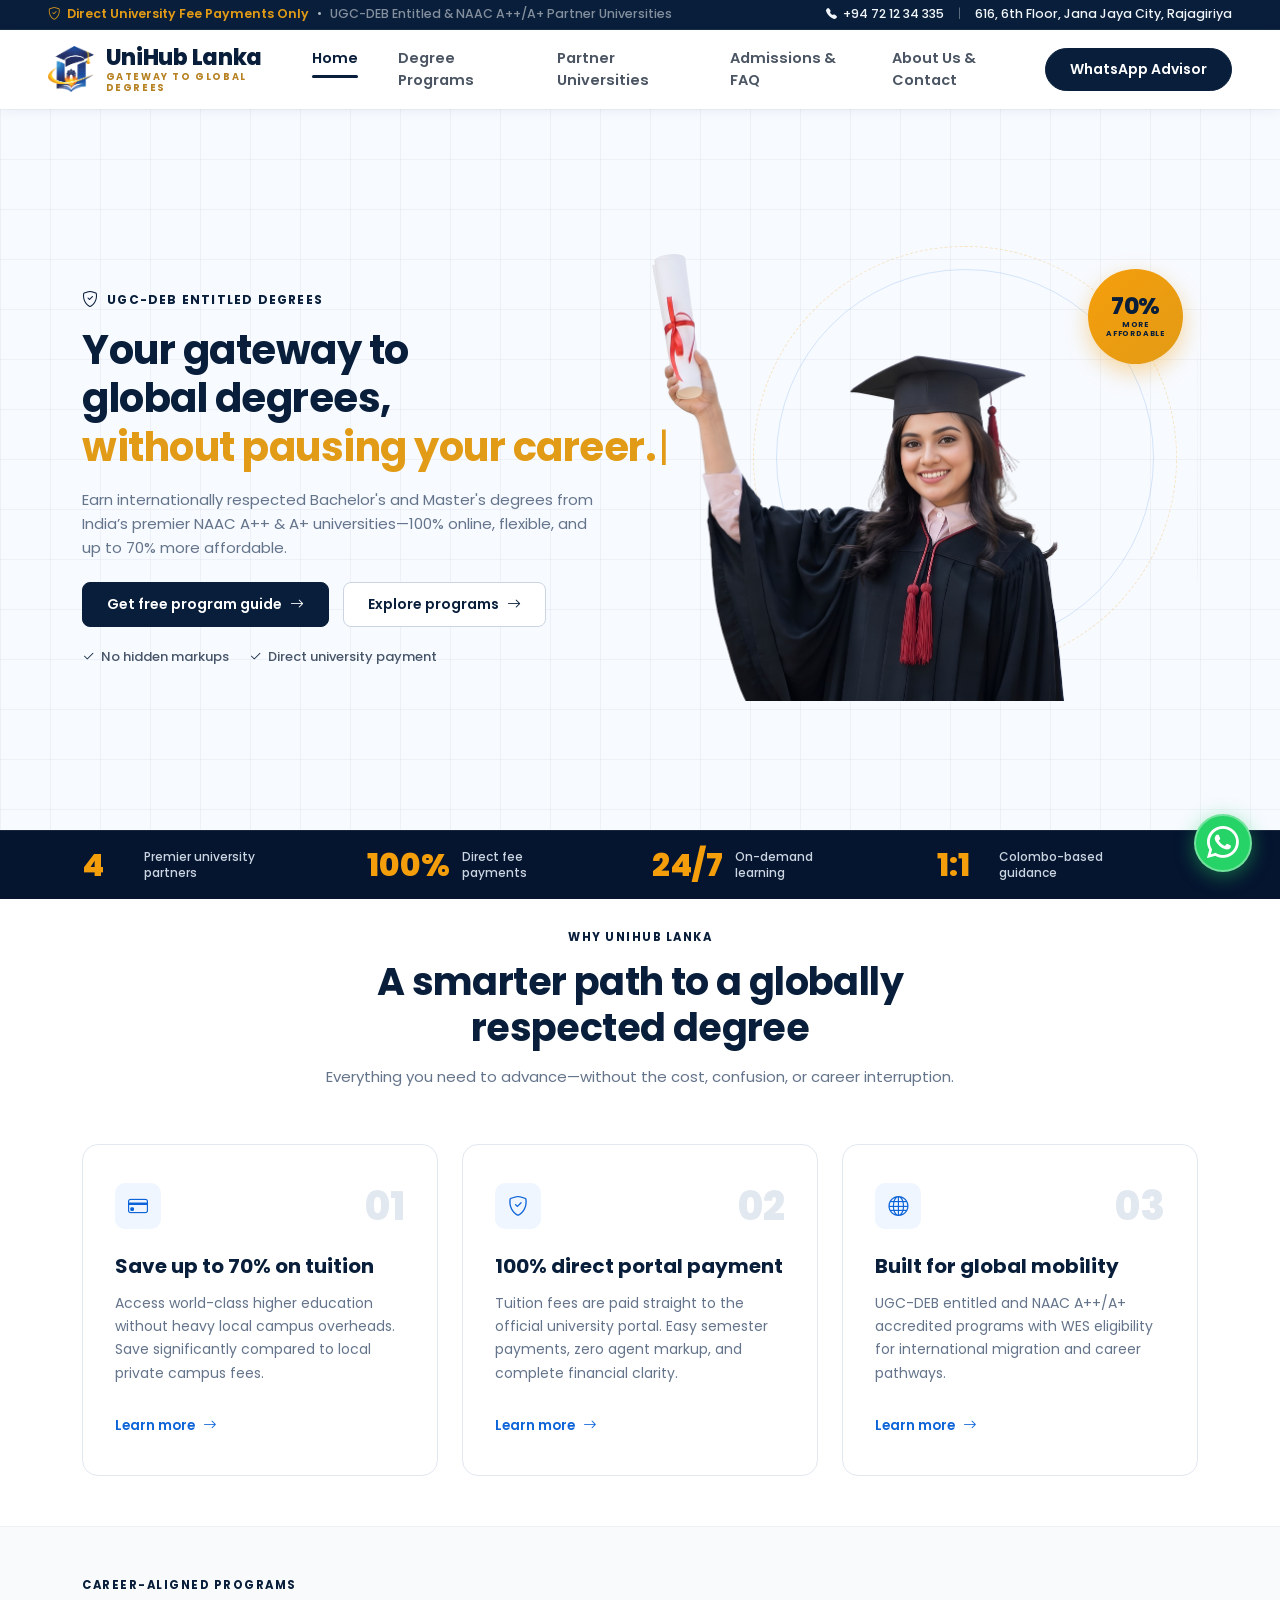
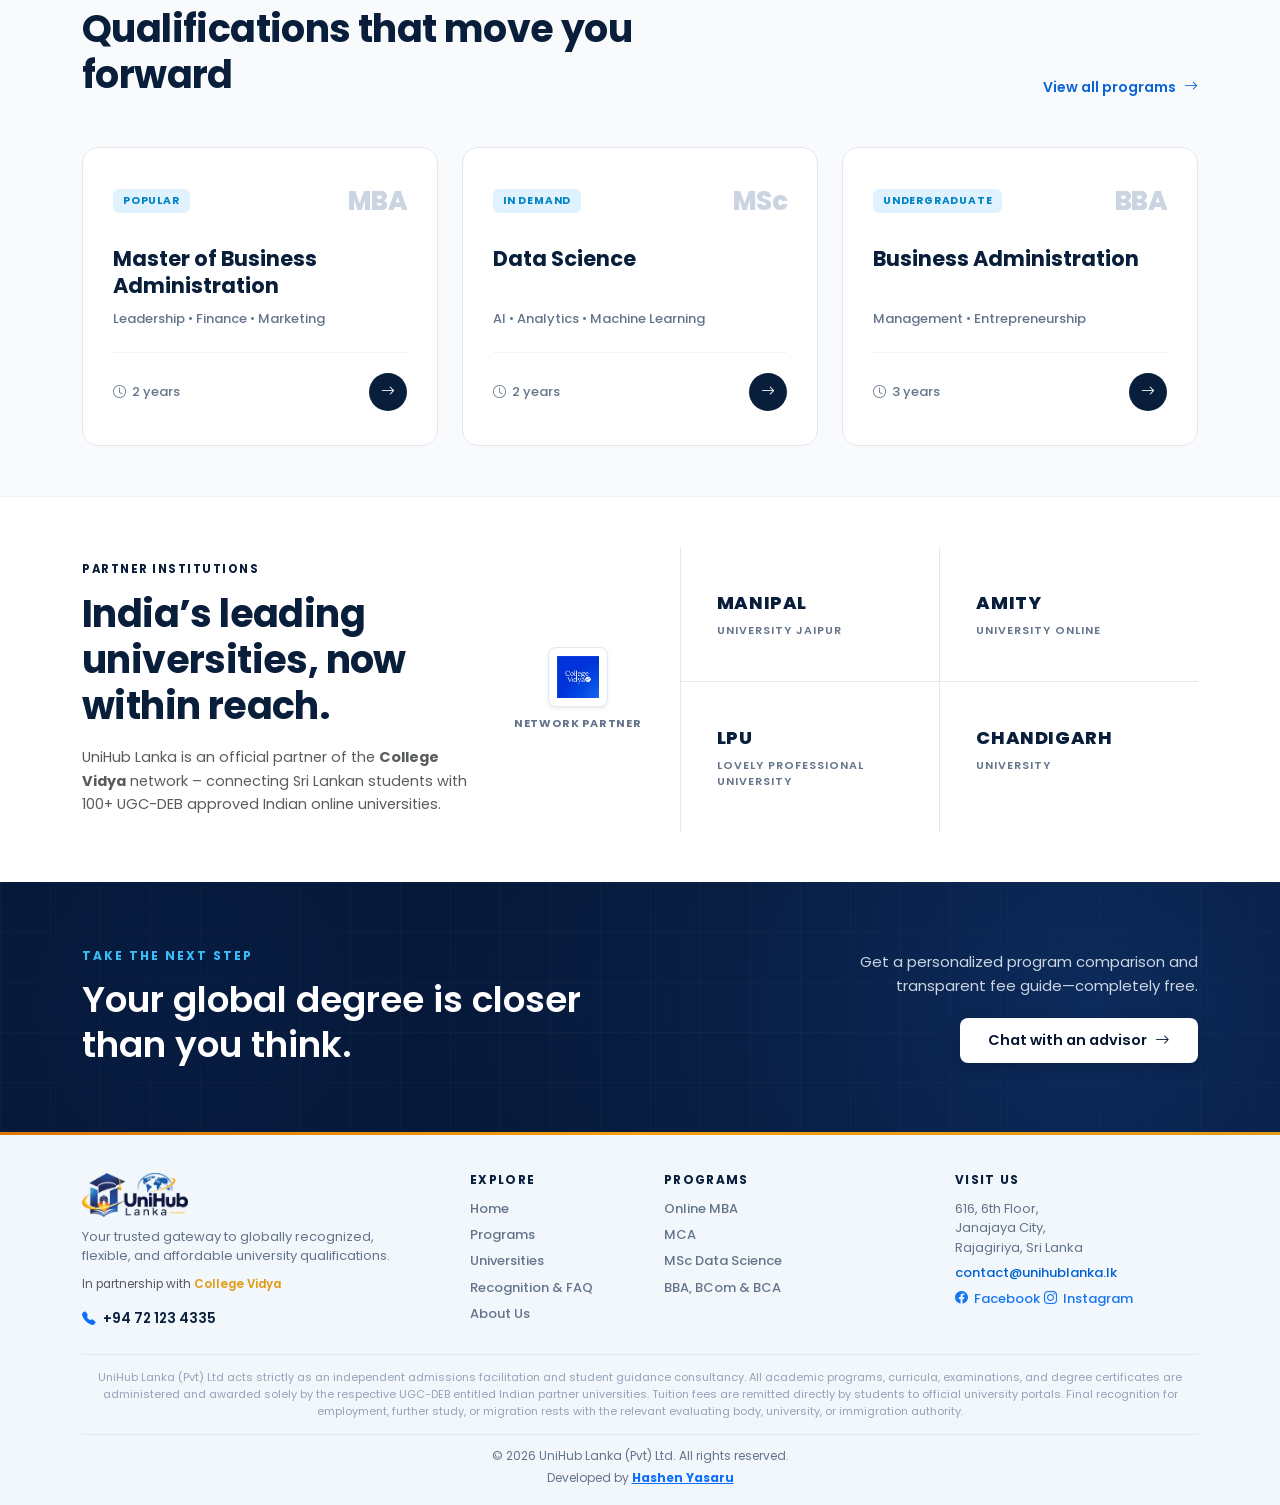
<file: index.html>
<!DOCTYPE html>
<html lang="en">

<head>
  <meta charset="UTF-8">
  <meta name="viewport" content="width=device-width, initial-scale=1.0">
  <title>UniHub Lanka - Gateway to Global Degrees</title>

  <!-- Google Fonts: Poppins -->
  <link rel="preconnect" href="https://fonts.googleapis.com">
  <link rel="preconnect" href="https://fonts.gstatic.com" crossorigin>
  <link href="https://fonts.googleapis.com/css2?family=Poppins:wght@400;500;600;700;800&display=swap" rel="stylesheet">

  <!-- Bootstrap 5 CSS -->
  <link href="https://cdn.jsdelivr.net/npm/bootstrap@5.3.3/dist/css/bootstrap.min.css" rel="stylesheet">

  <!-- Bootstrap Icons -->
  <link rel="stylesheet" href="https://cdn.jsdelivr.net/npm/bootstrap-icons@1.11.3/font/bootstrap-icons.min.css">

  <!-- Custom CSS -->
  <link rel="stylesheet" href="css/style.css">
</head>

<body>

  <!-- ===================================================
       TOP ANNOUNCEMENT BAR (Top Strip)
       =================================================== -->
  <header class="top-bar">
    <div class="container-fluid px-lg-5 px-3">
      <div class="d-flex flex-wrap justify-content-between align-items-center gap-2">

        <!-- Left: Trust Badges -->
        <div class="d-flex align-items-center flex-wrap">
          <span class="top-bar-badge">
            <i class="bi bi-shield-check"></i> Direct University Fee Payments Only
          </span>
          <span class="top-bar-divider-dot">•</span>
          <span class="text-white-50">UGC-DEB Entitled & NAAC A++/A+ Partner Universities</span>
        </div>

        <!-- Right: Contact & Location Info -->
        <div class="d-none d-md-flex align-items-center">
          <a href="tel:+94721234335" class="top-bar-info">
            <i class="bi bi-telephone-fill small"></i> +94 72 12 34 335
          </a>
          <span class="top-bar-sep">|</span>
          <span class="top-bar-info">
            616, 6th Floor, Jana Jaya City, Rajagiriya
          </span>
        </div>

      </div>
    </div>
  </header>

  <!-- ===================================================
       MAIN NAVIGATION BAR
       =================================================== -->
  <nav class="navbar navbar-expand-lg main-navbar">
    <div class="container-fluid px-lg-5 px-3">

      <!-- Logo & Brand Name -->
      <a class="brand-wrapper" href="index.html">
        <img src="assest/1.png" alt="UniHub Lanka Logo" class="brand-emblem">
        <div class="brand-text-group">
          <span class="brand-title">UniHub Lanka</span>
          <span class="brand-subtitle">GATEWAY TO GLOBAL DEGREES</span>
        </div>
      </a>

      <!-- Mobile Hamburger Toggler Button -->
      <button class="navbar-toggler border-0 shadow-none" type="button" data-bs-toggle="collapse"
        data-bs-target="#unihubNavbar" aria-controls="unihubNavbar" aria-expanded="false"
        aria-label="Toggle navigation">
        <i class="bi bi-list fs-1 text-dark"></i>
      </button>

      <!-- Nav Links & CTA -->
      <div class="collapse navbar-collapse" id="unihubNavbar">

        <!-- Navigation Links -->
        <ul class="navbar-nav mx-auto mb-2 mb-lg-0">
          <li class="nav-item">
            <a class="nav-link active" aria-current="page" href="index.html">Home</a>
          </li>
          <li class="nav-item">
            <a class="nav-link" href="programs.html">Degree Programs</a>
          </li>
          <li class="nav-item">
            <a class="nav-link" href="universities.html">Partner Universities</a>
          </li>
          <li class="nav-item">
            <a class="nav-link" href="admissions-faq.html">Admissions & FAQ</a>
          </li>
          <li class="nav-item">
            <a class="nav-link" href="about.html">About Us & Contact</a>
          </li>
        </ul>

        <!-- Right CTA Button -->
        <div class="nav-cta-wrapper d-flex align-items-center">
          <a href="https://wa.me/94721234335" target="_blank" rel="noopener noreferrer" class="btn-whatsapp-advisor">
            WhatsApp Advisor
          </a>
        </div>

      </div>

    </div>
  </nav>

  <!-- ===================================================
       HOMEPAGE HERO SECTION
       =================================================== -->
  <section class="home-hero-section">
    <div class="container hero-main-container">
      <div class="row align-items-center hero-row">

        <!-- Left Content Column -->
        <div class="col-lg-6 col-12 hero-content-col">
          <div class="hero-entitled-badge">
            <i class="bi bi-shield-check"></i> UGC-DEB ENTITLED DEGREES
          </div>
          <h1 class="home-hero-title">
            Your gateway to<br>
            global degrees,<br>
            <span class="typewriter-line"><span id="typewriterText" class="typewriter-dynamic">without pausing your
                career.</span><span class="typewriter-cursor">|</span></span>
          </h1>
          <p class="home-hero-subtext">
            Earn internationally respected Bachelor's and Master's degrees from India’s premier NAAC A++ & A+
            universities—100% online, flexible, and up to 70% more affordable.
          </p>
          <div class="home-hero-btns">
            <a href="https://wa.me/94721234335?text=Hello%20UniHub%20Lanka,%20I%20would%20like%20to%20get%20a%20free%20program%20guide."
              target="_blank" rel="noopener noreferrer" class="btn-hero-primary">
              Get free program guide <i class="bi bi-arrow-right"></i>
            </a>
            <a href="programs.html" class="btn-hero-secondary">
              Explore programs <i class="bi bi-arrow-right"></i>
            </a>
          </div>
          <div class="hero-trust-checks">
            <span><i class="bi bi-check2"></i> No hidden markups</span>
            <span><i class="bi bi-check2"></i> Direct university payment</span>
          </div>
        </div>

        <!-- Right Visual Column -->
        <div class="col-lg-6 col-12 hero-visual-col">
          <div class="home-hero-visual">
            <div class="hero-ring-back"></div>
            <div class="hero-floating-badge">
              <span class="floating-badge-percent">70%</span>
              <span class="floating-badge-label">MORE<br>AFFORDABLE</span>
            </div>
            <img src="assest/hero-graduate.png" alt="UniHub Lanka Graduate Student" class="hero-student-img">
          </div>
        </div>

      </div>
    </div>

    <!-- Bottom Dark Stats Strip -->
    <div class="hero-stats-strip">
      <div class="container">
        <div class="row g-4 align-items-center justify-content-between">
          <div class="col-6 col-lg-3 hero-stat-item">
            <div class="stat-number">4</div>
            <div class="stat-label">Premier university<br>partners</div>
          </div>
          <div class="col-6 col-lg-3 hero-stat-item">
            <div class="stat-number">100%</div>
            <div class="stat-label">Direct fee<br>payments</div>
          </div>
          <div class="col-6 col-lg-3 hero-stat-item">
            <div class="stat-number">24/7</div>
            <div class="stat-label">On-demand<br>learning</div>
          </div>
          <div class="col-6 col-lg-3 hero-stat-item">
            <div class="stat-number">1:1</div>
            <div class="stat-label">Colombo-based<br>guidance</div>
          </div>
        </div>
      </div>
    </div>
  </section>

  <!-- ===================================================
       SECTION 2: WHY UNIHUB LANKA
       =================================================== -->
  <section class="home-why-section">
    <div class="container">
      <!-- Section Header -->
      <div class="text-center">
        <span class="home-section-tag">WHY UNIHUB LANKA</span>
        <h2 class="home-section-title">A smarter path to a globally<br class="d-none d-md-block"> respected degree</h2>
        <p class="home-section-subtitle">
          Everything you need to advance—without the cost, confusion, or career interruption.
        </p>
      </div>

      <!-- 3 Feature Cards -->
      <div class="row g-4">

        <!-- Card 01 -->
        <div class="col-lg-4 col-md-6">
          <div class="why-card">
            <div>
              <div class="why-card-top">
                <div class="why-icon-box">
                  <i class="bi bi-credit-card"></i>
                </div>
                <div class="why-watermark">01</div>
              </div>
              <h3 class="why-card-title">Save up to 70% on tuition</h3>
              <p class="why-card-text">
                Access world-class higher education without heavy local campus overheads. Save significantly compared to
                local private campus fees.
              </p>
            </div>
            <div>
              <a href="programs.html" class="why-card-link">
                Learn more <i class="bi bi-arrow-right"></i>
              </a>
            </div>
          </div>
        </div>

        <!-- Card 02 -->
        <div class="col-lg-4 col-md-6">
          <div class="why-card">
            <div>
              <div class="why-card-top">
                <div class="why-icon-box">
                  <i class="bi bi-shield-check"></i>
                </div>
                <div class="why-watermark">02</div>
              </div>
              <h3 class="why-card-title">100% direct portal payment</h3>
              <p class="why-card-text">
                Tuition fees are paid straight to the official university portal. Easy semester payments, zero agent
                markup, and complete financial clarity.
              </p>
            </div>
            <div>
              <a href="admissions-faq.html" class="why-card-link">
                Learn more <i class="bi bi-arrow-right"></i>
              </a>
            </div>
          </div>
        </div>

        <!-- Card 03 -->
        <div class="col-lg-4 col-md-6">
          <div class="why-card">
            <div>
              <div class="why-card-top">
                <div class="why-icon-box">
                  <i class="bi bi-globe"></i>
                </div>
                <div class="why-watermark">03</div>
              </div>
              <h3 class="why-card-title">Built for global mobility</h3>
              <p class="why-card-text">
                UGC-DEB entitled and NAAC A++/A+ accredited programs with WES eligibility for international migration
                and career pathways.
              </p>
            </div>
            <div>
              <a href="universities.html" class="why-card-link">
                Learn more <i class="bi bi-arrow-right"></i>
              </a>
            </div>
          </div>
        </div>

      </div>
    </div>
  </section>

  <!-- ===================================================
       SECTION 3: CAREER-ALIGNED PROGRAMS
       =================================================== -->
  <section class="home-programs-section">
    <div class="container">

      <!-- Section Header -->
      <div class="d-flex flex-column flex-md-row justify-content-between align-items-md-end gap-3 mb-5">
        <div>
          <span class="home-section-tag">CAREER-ALIGNED PROGRAMS</span>
          <h2 class="home-section-title mb-0">Qualifications that move you<br class="d-none d-md-block"> forward</h2>
        </div>
        <div>
          <a href="programs.html" class="home-programs-header-link">
            View all programs <i class="bi bi-arrow-right"></i>
          </a>
        </div>
      </div>

      <!-- 3 Program Cards -->
      <div class="row g-4">

        <!-- Program 1: MBA -->
        <div class="col-lg-4 col-md-6">
          <div class="home-program-card">
            <div>
              <div class="home-prog-top">
                <span class="home-prog-badge">POPULAR</span>
                <span class="home-prog-watermark">MBA</span>
              </div>
              <h3 class="home-prog-title">Master of Business Administration</h3>
              <p class="home-prog-subtitle">Leadership • Finance • Marketing</p>
            </div>
            <div class="home-prog-divider">
              <span class="home-prog-duration">
                <i class="bi bi-clock"></i> 2 years
              </span>
              <a href="programs.html" class="home-prog-arrow-btn" aria-label="Explore MBA">
                <i class="bi bi-arrow-right"></i>
              </a>
            </div>
          </div>
        </div>

        <!-- Program 2: MSc Data Science -->
        <div class="col-lg-4 col-md-6">
          <div class="home-program-card">
            <div>
              <div class="home-prog-top">
                <span class="home-prog-badge">IN DEMAND</span>
                <span class="home-prog-watermark">MSc</span>
              </div>
              <h3 class="home-prog-title">Data Science</h3>
              <p class="home-prog-subtitle">AI • Analytics • Machine Learning</p>
            </div>
            <div class="home-prog-divider">
              <span class="home-prog-duration">
                <i class="bi bi-clock"></i> 2 years
              </span>
              <a href="programs.html" class="home-prog-arrow-btn" aria-label="Explore Data Science">
                <i class="bi bi-arrow-right"></i>
              </a>
            </div>
          </div>
        </div>

        <!-- Program 3: BBA -->
        <div class="col-lg-4 col-md-6">
          <div class="home-program-card">
            <div>
              <div class="home-prog-top">
                <span class="home-prog-badge">UNDERGRADUATE</span>
                <span class="home-prog-watermark">BBA</span>
              </div>
              <h3 class="home-prog-title">Business Administration</h3>
              <p class="home-prog-subtitle">Management • Entrepreneurship</p>
            </div>
            <div class="home-prog-divider">
              <span class="home-prog-duration">
                <i class="bi bi-clock"></i> 3 years
              </span>
              <a href="programs.html" class="home-prog-arrow-btn" aria-label="Explore Business Administration">
                <i class="bi bi-arrow-right"></i>
              </a>
            </div>
          </div>
        </div>

      </div>
    </div>
  </section>

  <!-- ===================================================
       FINAL SECTION: PARTNER INSTITUTIONS
       =================================================== -->
  <section class="home-partners-section">
    <div class="container">
      <div class="home-partners-wrapper">

        <!-- Left Heading Column -->
        <div class="home-partners-text">
          <span class="home-section-tag">PARTNER INSTITUTIONS</span>
          <h2 class="home-section-title">India’s leading universities, now within reach.</h2>
          <p class="text-muted mt-3 mb-0" style="font-size: 14.5px; line-height: 1.65;">
            UniHub Lanka is an official partner of the <strong>College Vidya</strong> network – connecting Sri Lankan
            students with 100+ UGC-DEB approved Indian online universities.
          </p>
        </div>

        <!-- Center Partner Badge -->
        <div class="home-partners-badge">
          <a href="https://collegevidya.in/partner-online-courses/?source_campaign=Influencer&campaign_name=INF8800&ad_group_name=email&ads_name=3286&partner_type=LOM&gad_source=1"
            target="_blank" rel="noopener noreferrer" class="d-inline-block p-2 bg-white rounded-3 shadow-sm"
            style="border: 1px solid #E2E8F0; box-shadow: 0 4px 16px rgba(15, 23, 42, 0.08); transition: transform 0.2s ease;">
            <img src="assest/collage-vidya.png" alt="College Vidya – Partner Network"
              style="height: 42px; width: auto; object-fit: contain; display: block;">
          </a>
          <span class="fw-bold mt-2 text-uppercase text-nowrap"
            style="font-size: 11px; letter-spacing: 0.8px; color: #64748B;">Network Partner</span>
        </div>

        <!-- Right 2x2 University Grid -->
        <div class="home-partners-grid">
          <div class="partner-grid-box">

            <!-- Manipal -->
            <a href="universities.html" class="partner-grid-cell">
              <div class="partner-grid-name">MANIPAL</div>
              <p class="partner-grid-sub">UNIVERSITY JAIPUR</p>
            </a>

            <!-- Amity -->
            <a href="universities.html" class="partner-grid-cell">
              <div class="partner-grid-name">AMITY</div>
              <p class="partner-grid-sub">UNIVERSITY ONLINE</p>
            </a>

            <!-- LPU -->
            <a href="universities.html" class="partner-grid-cell">
              <div class="partner-grid-name">LPU</div>
              <p class="partner-grid-sub">LOVELY PROFESSIONAL UNIVERSITY</p>
            </a>

            <!-- Chandigarh -->
            <a href="universities.html" class="partner-grid-cell">
              <div class="partner-grid-name">CHANDIGARH</div>
              <p class="partner-grid-sub">UNIVERSITY</p>
            </a>

          </div>
        </div>

      </div>
    </div>
  </section>
  <section class="pre-footer-cta">
    <div class="container">
      <div class="row align-items-center justify-content-between g-4">

        <!-- Left Headline -->
        <div class="col-lg-6">
          <span class="cta-tagline">TAKE THE NEXT STEP</span>
          <h2 class="cta-heading">Your global degree is closer than you think.</h2>
        </div>

        <!-- Right Subtext & Button -->
        <div class="col-lg-5 col-xl-4 text-lg-end">
          <p class="cta-desc ms-lg-auto">Get a personalized program comparison and transparent fee guide—completely
            free.</p>
          <a href="https://wa.me/94721234335?text=Hello%20UniHub%20Lanka,%20I%20would%20like%20to%20chat%20with%20an%20advisor."
            target="_blank" rel="noopener noreferrer" class="btn-cta-white">
            Chat with an advisor <i class="bi bi-arrow-right"></i>
          </a>
        </div>

      </div>
    </div>
  </section>

  <!-- Gold Thin Accent Line -->
  <div class="gold-stripe-divider"></div>

  <!-- ===================================================
       GLOBAL SITE FOOTER
       =================================================== -->
  <footer class="site-footer" id="about-contact">
    <div class="container">

      <!-- Top 4 Columns Grid -->
      <div class="row g-4 g-lg-5 justify-content-between">

        <!-- Column 1: Brand & Contact -->
        <div class="col-lg-4 col-md-6">
          <a href="index.html" class="d-inline-block">
            <img src="assest/unihub.png" alt="UniHub Lanka Logo" class="footer-logo">
          </a>
          <p class="footer-brand-desc">
            Your trusted gateway to globally recognized, flexible, and affordable university qualifications.
          </p>
          <p class="small text-muted mt-2 mb-3">
            In partnership with <a
              href="https://collegevidya.in/partner-online-courses/?source_campaign=Influencer&campaign_name=INF8800&ad_group_name=email&ads_name=3286&partner_type=LOM&gad_source=1"
              target="_blank" rel="noopener noreferrer" class="text-decoration-none fw-semibold"
              style="color: var(--accent-gold);">College Vidya</a>
          </p>
          <div>
            <a href="tel:+94721234335" class="footer-contact-item">
              <i class="bi bi-telephone-fill text-primary"></i> +94 72 123 4335
            </a>
          </div>
        </div>

        <!-- Column 2: Explore -->
        <div class="col-lg-2 col-md-6 col-6">
          <h4 class="footer-widget-title">EXPLORE</h4>
          <ul class="footer-links-list">
            <li><a href="index.html">Home</a></li>
            <li><a href="programs.html">Programs</a></li>
            <li><a href="universities.html">Universities</a></li>
            <li><a href="admissions-faq.html">Recognition & FAQ</a></li>
            <li><a href="about.html">About Us</a></li>
          </ul>
        </div>

        <!-- Column 3: Programs -->
        <div class="col-lg-3 col-md-6 col-6">
          <h4 class="footer-widget-title">PROGRAMS</h4>
          <ul class="footer-links-list">
            <li><a href="programs.html#degreeTabs">Online MBA</a></li>
            <li><a href="programs.html#degreeTabs">MCA</a></li>
            <li><a href="programs.html#degreeTabs">MSc Data Science</a></li>
            <li><a href="programs.html#degreeTabs">BBA, BCom & BCA</a></li>
          </ul>
        </div>

        <!-- Column 4: Visit Us -->
        <div class="col-lg-3 col-md-6">
          <h4 class="footer-widget-title">VISIT US</h4>
          <div class="footer-address">
            616, 6th Floor,<br>
            Janajaya City,<br>
            Rajagiriya, Sri Lanka
          </div>
          <a href="mailto:contact@unihublanka.lk" class="footer-email">
            contact@unihublanka.lk
          </a>
          <div>
            <a href="https://www.facebook.com/p/UniHub-Lanka-61596291643343/" target="_blank" rel="noopener noreferrer"
              class="footer-fb-link">
              <i class="bi bi-facebook"></i> Facebook
            </a>
            <a href="https://www.instagram.com/unihub_lanka?fqnt=M2hlaXMzdmpxa2N1" target="_blank"
              rel="noopener noreferrer" class="footer-fb-link">
              <i class="bi bi-instagram"></i> Instagram
            </a>
          </div>
        </div>

      </div>

      <!-- Mandatory Disclosure Text -->
      <div class="footer-disclosure">
        <p class="footer-disclosure-text" align="center">
          UniHub Lanka (Pvt) Ltd acts strictly as an independent admissions facilitation and student guidance
          consultancy. All academic programs, curricula, examinations, and degree certificates are administered and
          awarded solely by the respective UGC-DEB entitled Indian partner universities. Tuition fees are remitted
          directly by students to official university portals. Final recognition for employment, further study, or
          migration rests with the relevant evaluating body, university, or immigration authority.
        </p>
      </div>

      <!-- Bottom Credits Bar -->
      <div class="footer-bottom-bar">
        <div class="mb-1">© 2026 UniHub Lanka (Pvt) Ltd. All rights reserved.</div>
        <div>Developed by <span class="developer-credit"><a href="https://www.linkedin.com/in/hashen-yasaru/ ">Hashen
              Yasaru</a></span></div>
      </div>

    </div>
  </footer>

  <!-- ===================================================
       FLOATING WHATSAPP BUTTON (On all pages)
       =================================================== -->
  <a href="https://wa.me/94721234335" target="_blank" rel="noopener noreferrer" class="floating-whatsapp"
    aria-label="Chat on WhatsApp">
    <i class="bi bi-whatsapp"></i>
  </a>

  <!-- Bootstrap 5 JS Bundle -->
  <script src="https://cdn.jsdelivr.net/npm/bootstrap@5.3.3/dist/js/bootstrap.bundle.min.js"></script>

  <!-- Typewriter Effect Script & Header Height Calculation -->
  <script>
    function updateHeaderHeight() {
      const topBar = document.querySelector('.top-bar');
      const navbar = document.querySelector('.main-navbar');
      const total = (topBar ? topBar.offsetHeight : 0) + (navbar ? navbar.offsetHeight : 0);
      if (total > 0) {
        document.documentElement.style.setProperty('--header-height', total + 'px');
      }
    }
    window.addEventListener('resize', updateHeaderHeight);
    window.addEventListener('load', updateHeaderHeight);
    document.addEventListener('DOMContentLoaded', updateHeaderHeight);

    document.addEventListener("DOMContentLoaded", function () {
      updateHeaderHeight();

      const phrases = [
        "without pausing your career.",
        "with direct university fees.",
        "with 100% online flexibility."
      ];
      const textColor = "#e29b16";

      const textElement = document.getElementById("typewriterText");
      if (!textElement) return;

      textElement.style.color = textColor;

      let phraseIndex = 0;
      let charIndex = phrases[0].length;
      let isDeleting = false;
      const typeSpeed = 65;
      const deleteSpeed = 30;
      const delayBetween = 2400;

      function type() {
        const currentText = phrases[phraseIndex];
        textElement.style.color = textColor;

        if (isDeleting) {
          textElement.textContent = currentText.substring(0, charIndex - 1);
          charIndex--;
        } else {
          textElement.textContent = currentText.substring(0, charIndex + 1);
          charIndex++;
        }

        let speed = isDeleting ? deleteSpeed : typeSpeed;

        if (!isDeleting && charIndex === currentText.length) {
          speed = delayBetween;
          isDeleting = true;
        } else if (isDeleting && charIndex === 0) {
          isDeleting = false;
          phraseIndex = (phraseIndex + 1) % phrases.length;
          speed = 350;
        }

        setTimeout(type, speed);
      }

      // Initial delay before first delete
      setTimeout(() => {
        isDeleting = true;
        type();
      }, delayBetween);
    });
  </script>
</body>

</html>
</file>
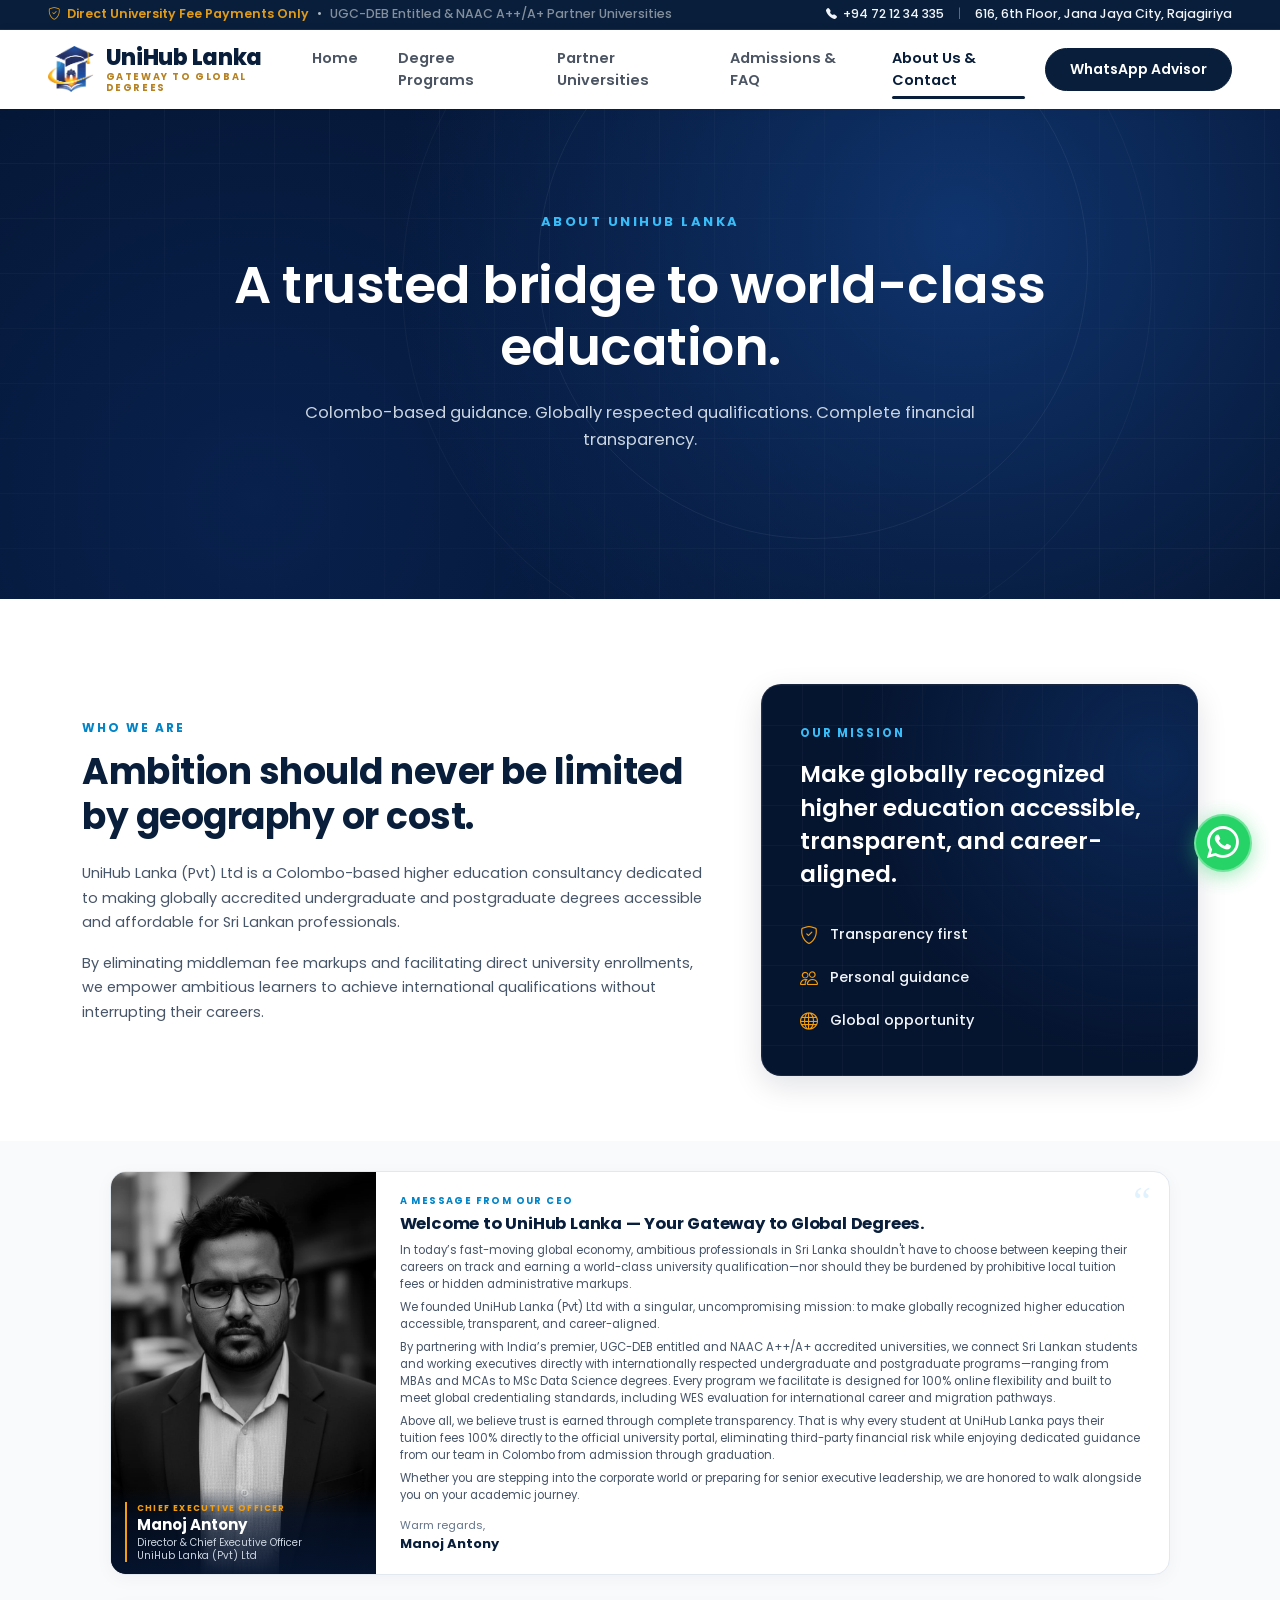
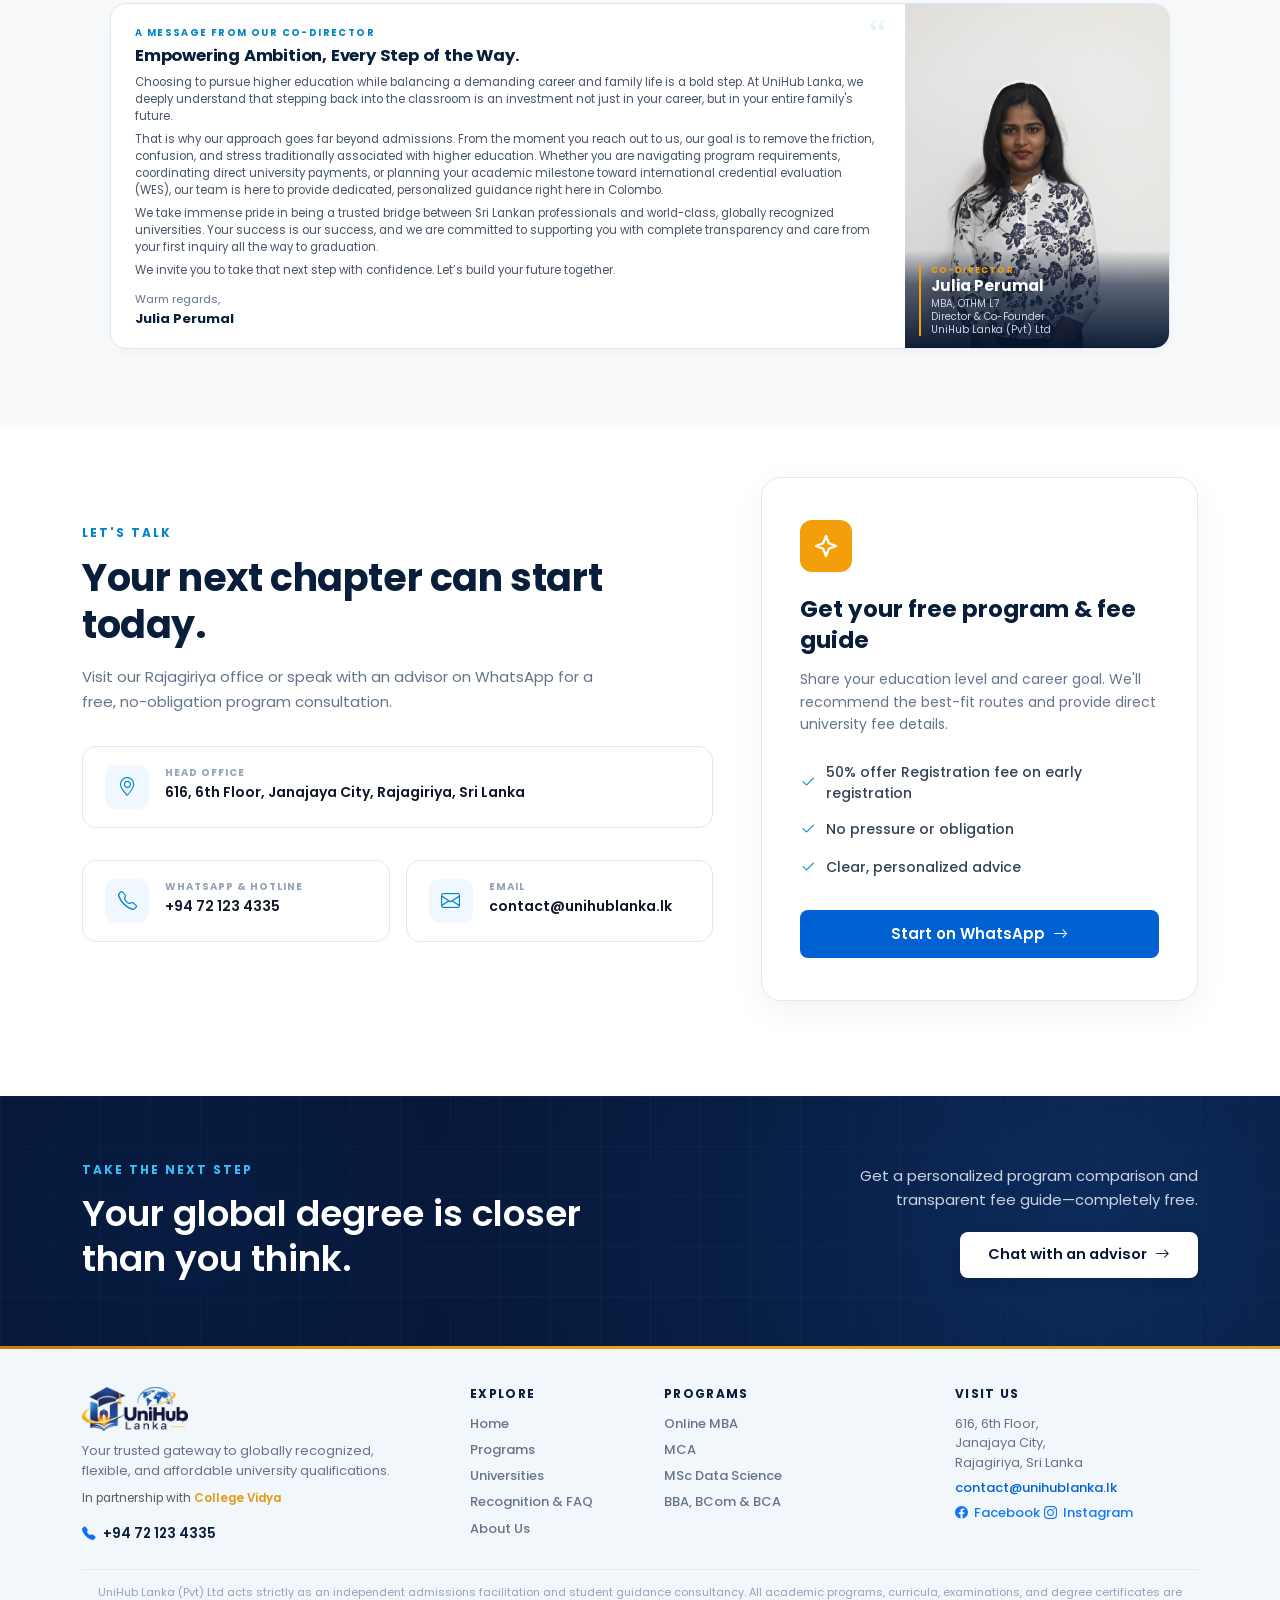
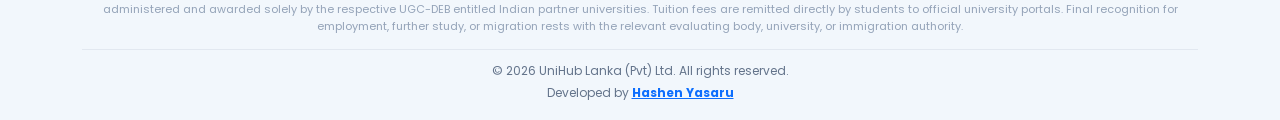
<file: about.html>
<!DOCTYPE html>
<html lang="en">

<head>
  <meta charset="UTF-8">
  <meta name="viewport" content="width=device-width, initial-scale=1.0">
  <title>About Us & Contact - UniHub Lanka</title>

  <!-- Google Fonts: Poppins -->
  <link rel="preconnect" href="https://fonts.googleapis.com">
  <link rel="preconnect" href="https://fonts.gstatic.com" crossorigin>
  <link href="https://fonts.googleapis.com/css2?family=Poppins:wght@400;500;600;700;800&display=swap" rel="stylesheet">

  <!-- Bootstrap 5 CSS -->
  <link href="https://cdn.jsdelivr.net/npm/bootstrap@5.3.3/dist/css/bootstrap.min.css" rel="stylesheet">

  <!-- Bootstrap Icons -->
  <link rel="stylesheet" href="https://cdn.jsdelivr.net/npm/bootstrap-icons@1.11.3/font/bootstrap-icons.min.css">

  <!-- Custom CSS -->
  <link rel="stylesheet" href="css/style.css">
</head>

<body>

  <!-- ===================================================
       TOP ANNOUNCEMENT BAR (Top Strip)
       =================================================== -->
  <header class="top-bar">
    <div class="container-fluid px-lg-5 px-3">
      <div class="d-flex flex-wrap justify-content-between align-items-center gap-2">

        <!-- Left: Trust Badges -->
        <div class="d-flex align-items-center flex-wrap">
          <span class="top-bar-badge">
            <i class="bi bi-shield-check"></i> Direct University Fee Payments Only
          </span>
          <span class="top-bar-divider-dot">•</span>
          <span class="text-white-50">UGC-DEB Entitled & NAAC A++/A+ Partner Universities</span>
        </div>

        <!-- Right: Contact & Location Info -->
        <div class="d-none d-md-flex align-items-center">
          <a href="tel:+94721234335" class="top-bar-info">
            <i class="bi bi-telephone-fill small"></i> +94 72 12 34 335
          </a>
          <span class="top-bar-sep">|</span>
          <span class="top-bar-info">
            616, 6th Floor, Jana Jaya City, Rajagiriya
          </span>
        </div>

      </div>
    </div>
  </header>

  <!-- ===================================================
       MAIN NAVIGATION BAR
       =================================================== -->
  <nav class="navbar navbar-expand-lg main-navbar">
    <div class="container-fluid px-lg-5 px-3">

      <!-- Logo & Brand Name -->
      <a class="brand-wrapper" href="index.html">
        <img src="assest/1.png" alt="UniHub Lanka Logo" class="brand-emblem">
        <div class="brand-text-group">
          <span class="brand-title">UniHub Lanka</span>
          <span class="brand-subtitle">GATEWAY TO GLOBAL DEGREES</span>
        </div>
      </a>

      <!-- Mobile Hamburger Toggler Button -->
      <button class="navbar-toggler border-0 shadow-none" type="button" data-bs-toggle="collapse"
        data-bs-target="#unihubNavbar" aria-controls="unihubNavbar" aria-expanded="false"
        aria-label="Toggle navigation">
        <i class="bi bi-list fs-1 text-dark"></i>
      </button>

      <!-- Nav Links & CTA -->
      <div class="collapse navbar-collapse" id="unihubNavbar">

        <!-- Navigation Links -->
        <ul class="navbar-nav mx-auto mb-2 mb-lg-0">
          <li class="nav-item">
            <a class="nav-link" href="index.html">Home</a>
          </li>
          <li class="nav-item">
            <a class="nav-link" href="programs.html">Degree Programs</a>
          </li>
          <li class="nav-item">
            <a class="nav-link" href="universities.html">Partner Universities</a>
          </li>
          <li class="nav-item">
            <a class="nav-link" href="admissions-faq.html">Admissions & FAQ</a>
          </li>
          <li class="nav-item">
            <a class="nav-link active" aria-current="page" href="about.html">About Us & Contact</a>
          </li>
        </ul>

        <!-- Right CTA Button -->
        <div class="nav-cta-wrapper d-flex align-items-center">
          <a href="https://wa.me/94721234335" target="_blank" rel="noopener noreferrer" class="btn-whatsapp-advisor">
            WhatsApp Advisor
          </a>
        </div>

      </div>

    </div>
  </nav>

  <!-- ===================================================
       HERO BANNER SECTION
       =================================================== -->
  <section class="programs-hero">
    <div class="container position-relative" style="z-index: 2;">
      <span class="hero-tag">ABOUT UNIHUB LANKA</span>
      <h1 class="programs-hero-title">
        A trusted bridge to world-class<br class="d-none d-md-inline"> education.
      </h1>
      <p class="programs-hero-subtitle">
        Colombo-based guidance. Globally respected qualifications. Complete financial transparency.
      </p>
    </div>
  </section>

  <!-- ===================================================
       WHO WE ARE & OUR MISSION SECTION
       =================================================== -->
  <section class="about-intro-section">
    <div class="container">
      <div class="row g-4 g-lg-5 align-items-stretch">

        <!-- Left: Who We Are -->
        <div class="col-lg-7 d-flex flex-column justify-content-center">
          <span class="section-tag-blue">WHO WE ARE</span>
          <h2 class="about-intro-title">Ambition should never be limited by geography or cost.</h2>
          <p class="about-intro-desc">
            UniHub Lanka (Pvt) Ltd is a Colombo-based higher education consultancy dedicated to making globally
            accredited undergraduate and postgraduate degrees accessible and affordable for Sri Lankan professionals.
          </p>
          <p class="about-intro-desc">
            By eliminating middleman fee markups and facilitating direct university enrollments, we empower ambitious
            learners to achieve international qualifications without interrupting their careers.
          </p>
        </div>

        <!-- Right: Our Mission Card -->
        <div class="col-lg-5">
          <div class="mission-card">
            <span class="mission-tag">OUR MISSION</span>
            <h3 class="mission-statement">Make globally recognized higher education accessible, transparent, and
              career-aligned.</h3>

            <div class="mission-pillars">
              <div class="mission-pillar-item">
                <i class="bi bi-shield-check"></i>
                <span>Transparency first</span>
              </div>
              <div class="mission-pillar-item">
                <i class="bi bi-people"></i>
                <span>Personal guidance</span>
              </div>
              <div class="mission-pillar-item">
                <i class="bi bi-globe"></i>
                <span>Global opportunity</span>
              </div>
            </div>
          </div>
        </div>

      </div>
    </div>
  </section>

  <!-- ===================================================
       LEADERSHIP MESSAGES SECTION (CEO & CO-DIRECTOR)
       =================================================== -->
  <section class="leadership-section">
    <div class="container">

      <!-- 1. CEO MESSAGE CARD (Photo Left, Text Right) -->
      <div class="executive-card">
        <div class="row g-0 align-items-stretch">

          <!-- Photo Column -->
          <div class="col-lg-3 col-md-4">
            <div class="exec-photo-container ceo-grayscale">
              <img src="assest/Manoj Antony.jpeg" alt="Manoj Antony - Director & Chief Executive Officer">
              <div class="exec-photo-overlay">
                <div class="exec-badge-wrapper">
                  <div class="exec-title-label">CHIEF EXECUTIVE OFFICER</div>
                  <h4 class="exec-name">Manoj Antony</h4>
                  <div class="exec-subrole">Director & Chief Executive Officer<br>UniHub Lanka (Pvt) Ltd</div>
                </div>
              </div>
            </div>
          </div>

          <!-- Message Text Column -->
          <div class="col-lg-9 col-md-8">
            <div class="exec-message-box">
              <span class="exec-watermark-quote">“</span>
              <span class="exec-section-tag">A MESSAGE FROM OUR CEO</span>
              <h3 class="exec-headline">Welcome to UniHub Lanka — Your Gateway to Global Degrees.</h3>

              <p class="exec-body-text">
                In today’s fast-moving global economy, ambitious professionals in Sri Lanka shouldn't have to choose
                between keeping their careers on track and earning a world-class university qualification—nor should
                they be burdened by prohibitive local tuition fees or hidden administrative markups.
              </p>
              <p class="exec-body-text">
                We founded UniHub Lanka (Pvt) Ltd with a singular, uncompromising mission: to make globally recognized
                higher education accessible, transparent, and career-aligned.
              </p>
              <p class="exec-body-text">
                By partnering with India’s premier, UGC-DEB entitled and NAAC A++/A+ accredited universities, we connect
                Sri Lankan students and working executives directly with internationally respected undergraduate and
                postgraduate programs—ranging from MBAs and MCAs to MSc Data Science degrees. Every program we
                facilitate is designed for 100% online flexibility and built to meet global credentialing standards,
                including WES evaluation for international career and migration pathways.
              </p>
              <p class="exec-body-text">
                Above all, we believe trust is earned through complete transparency. That is why every student at UniHub
                Lanka pays their tuition fees 100% directly to the official university portal, eliminating third-party
                financial risk while enjoying dedicated guidance from our team in Colombo from admission through
                graduation.
              </p>
              <p class="exec-body-text">
                Whether you are stepping into the corporate world or preparing for senior executive leadership, we are
                honored to walk alongside you on your academic journey.
              </p>

              <div class="exec-signoff">
                <div class="exec-signoff-regards">Warm regards,</div>
                <div class="exec-signoff-name">Manoj Antony</div>
              </div>

            </div>
          </div>

        </div>
      </div>

      <!-- 2. CO-DIRECTOR MESSAGE CARD (Text Left, Photo Right - Mirrored) -->
      <div class="executive-card">
        <div class="row g-0 align-items-stretch flex-column-reverse flex-md-row">

          <!-- Message Text Column -->
          <div class="col-lg-9 col-md-8">
            <div class="exec-message-box">
              <span class="exec-watermark-quote">“</span>
              <span class="exec-section-tag">A MESSAGE FROM OUR CO-DIRECTOR</span>
              <h3 class="exec-headline">Empowering Ambition, Every Step of the Way.</h3>

              <p class="exec-body-text">
                Choosing to pursue higher education while balancing a demanding career and family life is a bold step.
                At UniHub Lanka, we deeply understand that stepping back into the classroom is an investment not just in
                your career, but in your entire family's future.
              </p>
              <p class="exec-body-text">
                That is why our approach goes far beyond admissions. From the moment you reach out to us, our goal is to
                remove the friction, confusion, and stress traditionally associated with higher education. Whether you
                are navigating program requirements, coordinating direct university payments, or planning your academic
                milestone toward international credential evaluation (WES), our team is here to provide dedicated,
                personalized guidance right here in Colombo.
              </p>
              <p class="exec-body-text">
                We take immense pride in being a trusted bridge between Sri Lankan professionals and world-class,
                globally recognized universities. Your success is our success, and we are committed to supporting you
                with complete transparency and care from your first inquiry all the way to graduation.
              </p>
              <p class="exec-body-text">
                We invite you to take that next step with confidence. Let’s build your future together.
              </p>

              <div class="exec-signoff">
                <div class="exec-signoff-regards">Warm regards,</div>
                <div class="exec-signoff-name">Julia Perumal</div>
              </div>

            </div>
          </div>

          <!-- Photo Column -->
          <div class="col-lg-3 col-md-4">
            <div class="exec-photo-container">
              <img src="assest/Julia Roshney Roy Perumal (MBA, OTHM L7).jpg"
                alt="Julia Perumal - Director & Co-Founder">
              <div class="exec-photo-overlay">
                <div class="exec-badge-wrapper">
                  <div class="exec-title-label">CO-DIRECTOR</div>
                  <h4 class="exec-name">Julia Perumal</h4>
                  <div class="exec-subrole">MBA, OTHM L7<br>Director & Co-Founder<br>UniHub Lanka (Pvt) Ltd</div>
                </div>
              </div>
            </div>
          </div>

        </div>
      </div>

    </div>
  </section>

  <!-- ===================================================
       CONTACT & CONSULTATION SECTION ("LET'S TALK")
       =================================================== -->
  <section class="contact-main-section" id="contact">
    <div class="container">
      <div class="row g-4 g-lg-5 align-items-center">

        <!-- Left: Contact Details -->
        <div class="col-lg-7">
          <span class="section-tag-blue">LET'S TALK</span>
          <h2 class="contact-headline">Your next chapter can start today.</h2>
          <p class="contact-sub-text">
            Visit our Rajagiriya office or speak with an advisor on WhatsApp for a free, no-obligation program
            consultation.
          </p>

          <!-- Contact Cards Grid -->
          <div class="row g-3">
            <div class="col-12">
              <div class="contact-card-box">
                <div class="contact-icon-square">
                  <i class="bi bi-geo-alt"></i>
                </div>
                <div>
                  <div class="contact-card-label">HEAD OFFICE</div>
                  <div class="contact-card-val">616, 6th Floor, Janajaya City, Rajagiriya, Sri Lanka</div>
                </div>
              </div>
            </div>

            <div class="col-md-6 col-12">
              <div class="contact-card-box">
                <div class="contact-icon-square">
                  <i class="bi bi-telephone"></i>
                </div>
                <div>
                  <div class="contact-card-label">WHATSAPP & HOTLINE</div>
                  <div class="contact-card-val">
                    <a href="tel:+94721234335">+94 72 123 4335</a>
                  </div>
                </div>
              </div>
            </div>

            <div class="col-md-6 col-12">
              <div class="contact-card-box">
                <div class="contact-icon-square">
                  <i class="bi bi-envelope"></i>
                </div>
                <div>
                  <div class="contact-card-label">EMAIL</div>
                  <div class="contact-card-val">
                    <a href="mailto:contact@unihublanka.lk">contact@unihublanka.lk</a>
                  </div>
                </div>
              </div>
            </div>
          </div>

        </div>

        <!-- Right: Consultation Form Card -->
        <div class="col-lg-5">
          <div class="consultation-form-card">

            <div class="consult-icon-badge">
              <svg width="24" height="24" viewBox="0 0 24 24" fill="none" stroke="currentColor" stroke-width="2.3"
                stroke-linecap="round" stroke-linejoin="round">
                <path d="M12 2L14.8 9.2L22 12L14.8 14.8L12 22L9.2 14.8L2 12L9.2 9.2L12 2Z"></path>
              </svg>
            </div>

            <h3 class="consult-title">Get your free program & fee guide</h3>
            <p class="consult-desc">
              Share your education level and career goal. We'll recommend the best-fit routes and provide direct
              university fee details.
            </p>

            <ul class="consult-features-list">
              <li>
                <i class="bi bi-check2"></i>
                <span>50% offer Registration fee on early registration</span>
              </li>
              <li>
                <i class="bi bi-check2"></i>
                <span>No pressure or obligation</span>
              </li>
              <li>
                <i class="bi bi-check2"></i>
                <span>Clear, personalized advice</span>
              </li>
            </ul>

            <a href="https://wa.me/94721234335?text=Hello%20UniHub%20Lanka,%20I%20would%20like%20to%20get%20a%20free%20program%20and%20fee%20guide."
              target="_blank" rel="noopener noreferrer" class="btn-consult-whatsapp">
              Start on WhatsApp <i class="bi bi-arrow-right"></i>
            </a>

          </div>
        </div>

      </div>
    </div>
  </section>

  <!-- ===================================================
       PRE-FOOTER CTA STRIP
       =================================================== -->
  <section class="pre-footer-cta">
    <div class="container">
      <div class="row align-items-center justify-content-between g-4">

        <!-- Left Headline -->
        <div class="col-lg-6">
          <span class="cta-tagline">TAKE THE NEXT STEP</span>
          <h2 class="cta-heading">Your global degree is closer than you think.</h2>
        </div>

        <!-- Right Subtext & Button -->
        <div class="col-lg-5 col-xl-4 text-lg-end">
          <p class="cta-desc ms-lg-auto">Get a personalized program comparison and transparent fee guide—completely
            free.</p>
          <a href="https://wa.me/94721234335?text=Hello%20UniHub%20Lanka,%20I%20would%20like%20to%20chat%20with%20an%20advisor."
            target="_blank" rel="noopener noreferrer" class="btn-cta-white">
            Chat with an advisor <i class="bi bi-arrow-right"></i>
          </a>
        </div>

      </div>
    </div>
  </section>

  <!-- Gold Thin Accent Line -->
  <div class="gold-stripe-divider"></div>

  <!-- ===================================================
       GLOBAL SITE FOOTER
       =================================================== -->
  <footer class="site-footer">
    <div class="container">

      <!-- Top 4 Columns Grid -->
      <div class="row g-4 g-lg-5 justify-content-between">

        <!-- Column 1: Brand & Contact -->
        <div class="col-lg-4 col-md-6">
          <a href="index.html" class="d-inline-block">
            <img src="assest/unihub.png" alt="UniHub Lanka Logo" class="footer-logo">
          </a>
          <p class="footer-brand-desc">
            Your trusted gateway to globally recognized, flexible, and affordable university qualifications.
          </p>
          <p class="small text-muted mt-2 mb-3">
            In partnership with <a href="https://collegevidya.in/partner-online-courses/?source_campaign=Influencer&campaign_name=INF8800&ad_group_name=email&ads_name=3286&partner_type=LOM&gad_source=1" target="_blank" rel="noopener noreferrer" class="text-decoration-none fw-semibold" style="color: var(--accent-gold);">College Vidya</a>
          </p>
          <div>
            <a href="tel:+94721234335" class="footer-contact-item">
              <i class="bi bi-telephone-fill text-primary"></i> +94 72 123 4335
            </a>
          </div>
        </div>

        <!-- Column 2: Explore -->
        <div class="col-lg-2 col-md-6 col-6">
          <h4 class="footer-widget-title">EXPLORE</h4>
          <ul class="footer-links-list">
            <li><a href="index.html">Home</a></li>
            <li><a href="programs.html">Programs</a></li>
            <li><a href="universities.html">Universities</a></li>
            <li><a href="admissions-faq.html">Recognition & FAQ</a></li>
            <li><a href="about.html">About Us</a></li>
          </ul>
        </div>

        <!-- Column 3: Programs -->
        <div class="col-lg-3 col-md-6 col-6">
          <h4 class="footer-widget-title">PROGRAMS</h4>
          <ul class="footer-links-list">
            <li><a href="programs.html#degreeTabs">Online MBA</a></li>
            <li><a href="programs.html#degreeTabs">MCA</a></li>
            <li><a href="programs.html#degreeTabs">MSc Data Science</a></li>
            <li><a href="programs.html#degreeTabs">BBA, BCom & BCA</a></li>
          </ul>
        </div>

        <!-- Column 4: Visit Us -->
        <div class="col-lg-3 col-md-6">
          <h4 class="footer-widget-title">VISIT US</h4>
          <div class="footer-address">
            616, 6th Floor,<br>
            Janajaya City,<br>
            Rajagiriya, Sri Lanka
          </div>
          <a href="mailto:contact@unihublanka.lk" class="footer-email">
            contact@unihublanka.lk
          </a>
          <div>
            <a href="https://www.facebook.com/p/UniHub-Lanka-61596291643343/" target="_blank" rel="noopener noreferrer"
              class="footer-fb-link">
              <i class="bi bi-facebook"></i> Facebook
            </a>
            <a href="https://www.instagram.com/unihub_lanka?fqnt=M2hlaXMzdmpxa2N1" target="_blank"
              rel="noopener noreferrer" class="footer-fb-link">
              <i class="bi bi-instagram"></i> Instagram
            </a>
          </div>
        </div>

      </div>

      <!-- Mandatory Disclosure Text -->
      <div class="footer-disclosure">
        <p class="footer-disclosure-text" align="center">
          UniHub Lanka (Pvt) Ltd acts strictly as an independent admissions facilitation and student guidance
          consultancy. All academic programs, curricula, examinations, and degree certificates are administered and
          awarded solely by the respective UGC-DEB entitled Indian partner universities. Tuition fees are remitted
          directly by students to official university portals. Final recognition for employment, further study, or
          migration rests with the relevant evaluating body, university, or immigration authority.
        </p>
      </div>

      <!-- Bottom Credits Bar -->
      <div class="footer-bottom-bar">
        <div class="mb-1">© 2026 UniHub Lanka (Pvt) Ltd. All rights reserved.</div>
        <div>Developed by <span class="developer-credit"><a href="https://www.linkedin.com/in/hashen-yasaru/ ">Hashen
              Yasaru</a></span></div>
      </div>

    </div>
  </footer>

  <!-- ===================================================
       FLOATING WHATSAPP BUTTON (On all pages)
       =================================================== -->
  <a href="https://wa.me/94721234335" target="_blank" rel="noopener noreferrer" class="floating-whatsapp"
    aria-label="Chat on WhatsApp">
    <i class="bi bi-whatsapp"></i>
  </a>

  <!-- Bootstrap 5 JS Bundle -->
  <script src="https://cdn.jsdelivr.net/npm/bootstrap@5.3.3/dist/js/bootstrap.bundle.min.js"></script>
</body>

</html>
</file>
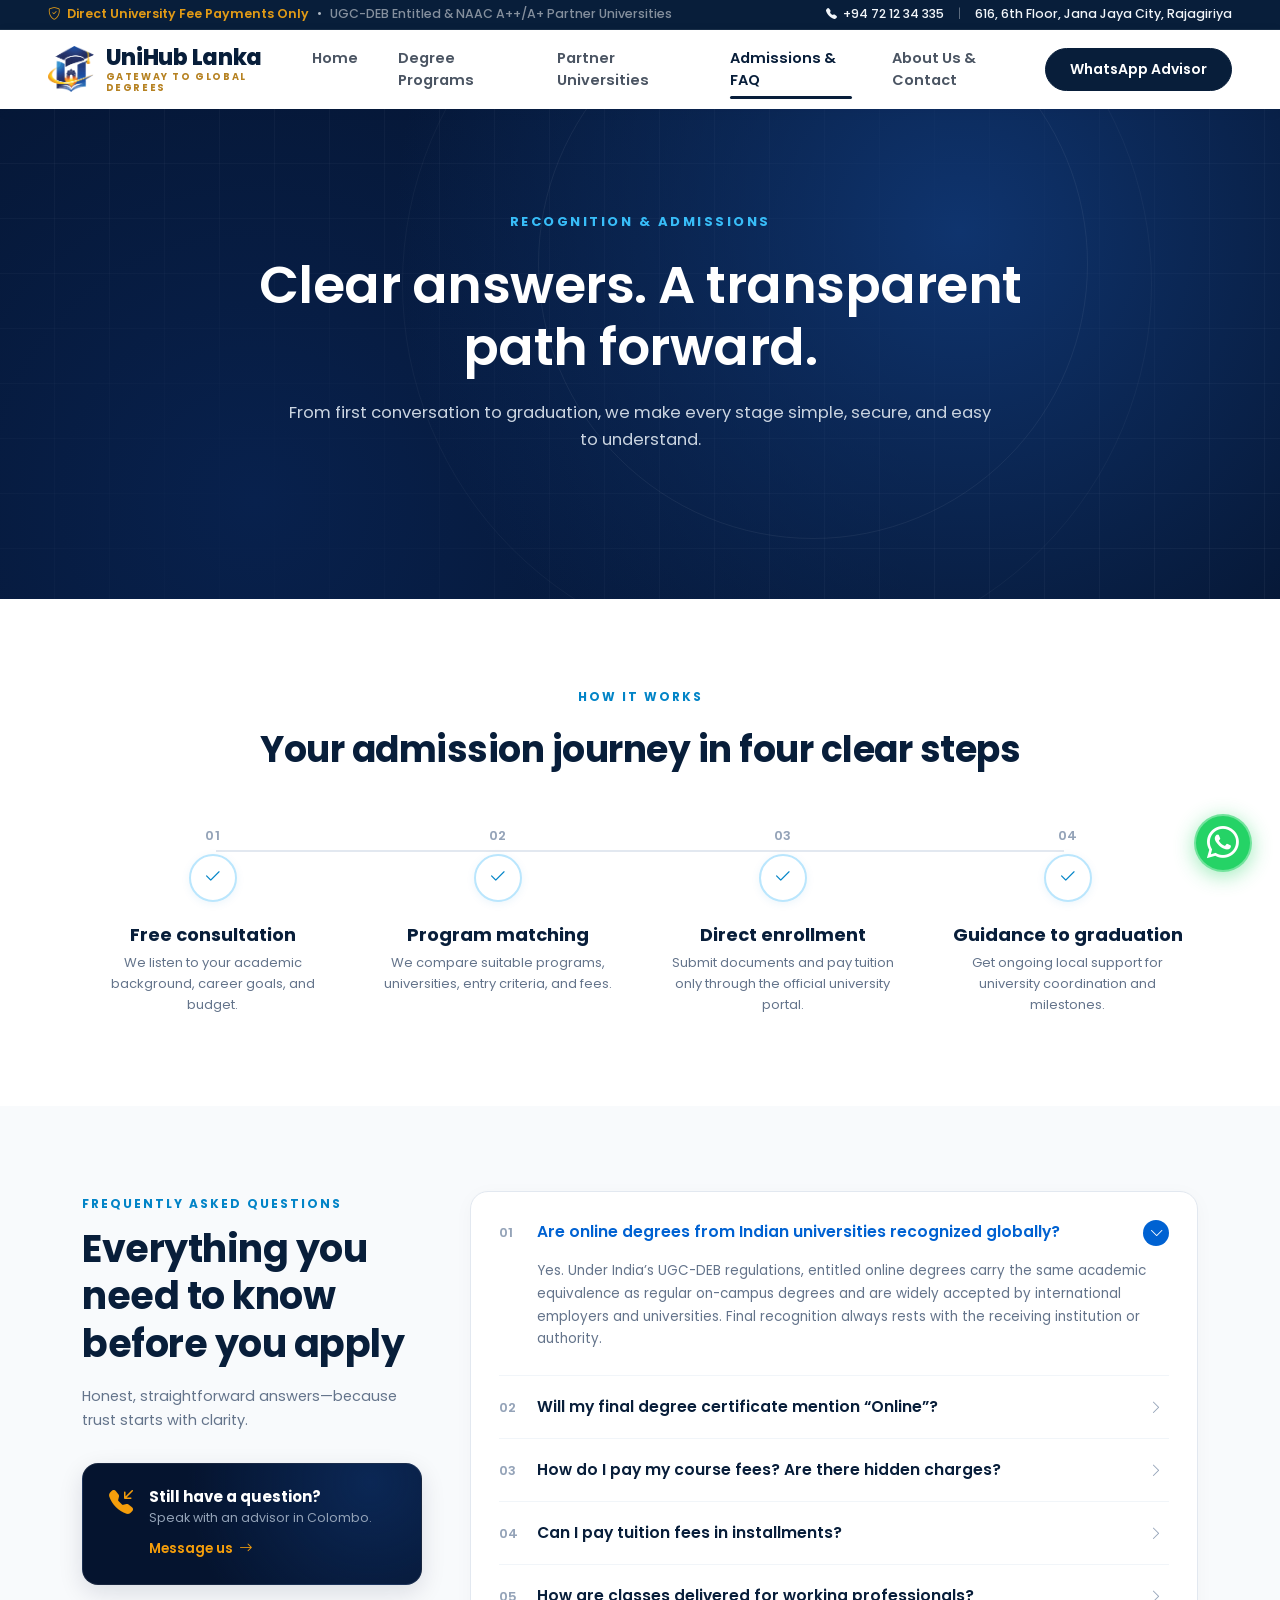
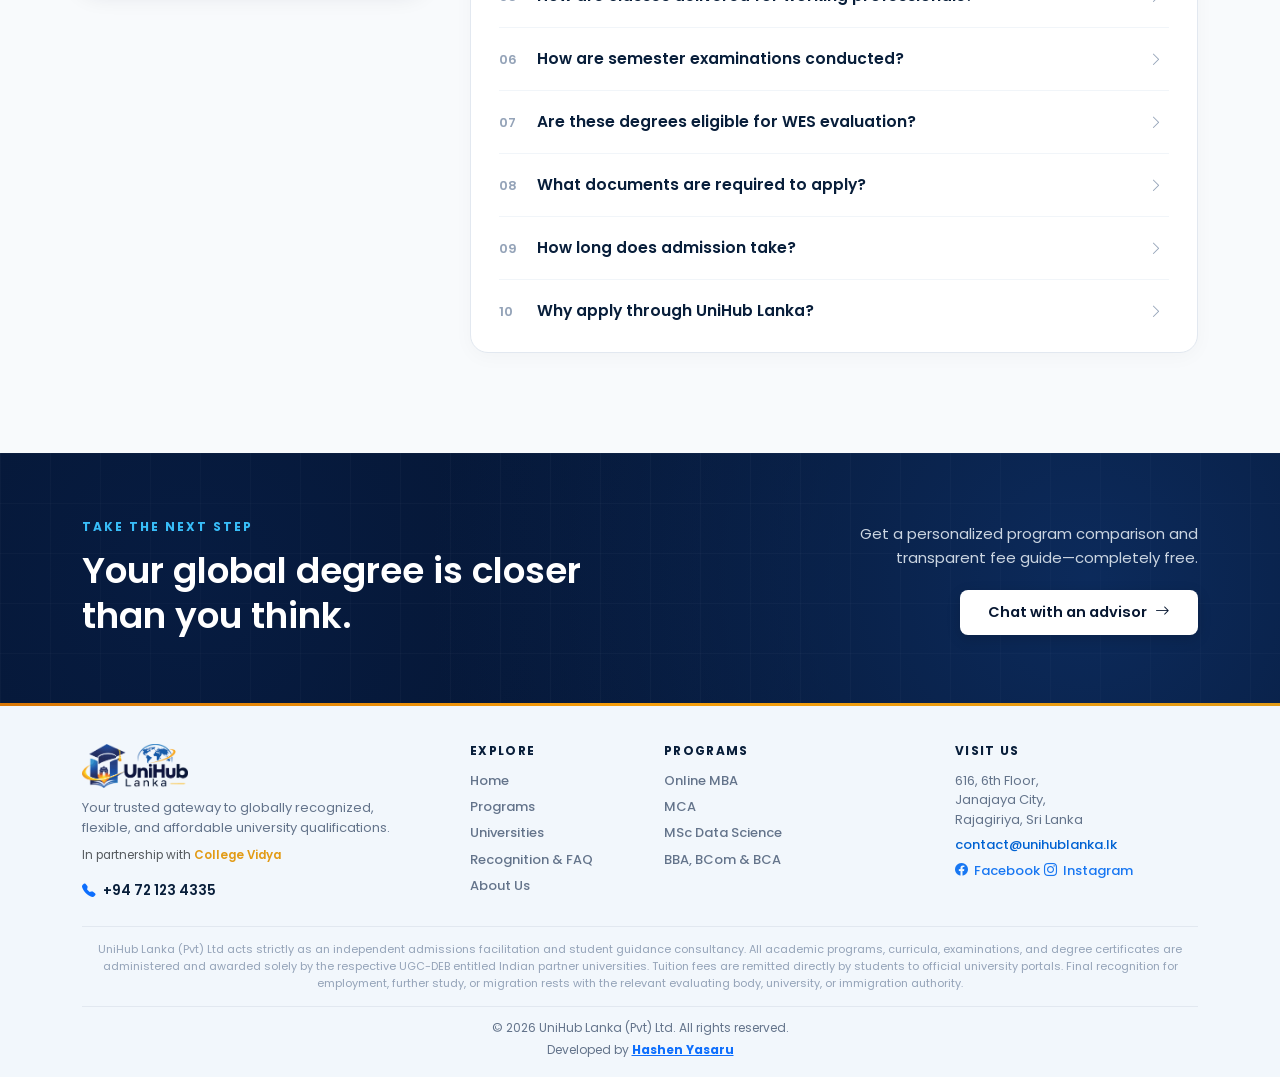
<file: admissions-faq.html>
<!DOCTYPE html>
<html lang="en">

<head>
  <meta charset="UTF-8">
  <meta name="viewport" content="width=device-width, initial-scale=1.0">
  <title>Admissions & FAQ - UniHub Lanka</title>

  <!-- Google Fonts: Poppins -->
  <link rel="preconnect" href="https://fonts.googleapis.com">
  <link rel="preconnect" href="https://fonts.gstatic.com" crossorigin>
  <link href="https://fonts.googleapis.com/css2?family=Poppins:wght@400;500;600;700;800&display=swap" rel="stylesheet">

  <!-- Bootstrap 5 CSS -->
  <link href="https://cdn.jsdelivr.net/npm/bootstrap@5.3.3/dist/css/bootstrap.min.css" rel="stylesheet">

  <!-- Bootstrap Icons -->
  <link rel="stylesheet" href="https://cdn.jsdelivr.net/npm/bootstrap-icons@1.11.3/font/bootstrap-icons.min.css">

  <!-- Custom CSS -->
  <link rel="stylesheet" href="css/style.css">
</head>

<body>

  <!-- ===================================================
       TOP ANNOUNCEMENT BAR (Top Strip)
       =================================================== -->
  <header class="top-bar">
    <div class="container-fluid px-lg-5 px-3">
      <div class="d-flex flex-wrap justify-content-between align-items-center gap-2">

        <!-- Left: Trust Badges -->
        <div class="d-flex align-items-center flex-wrap">
          <span class="top-bar-badge">
            <i class="bi bi-shield-check"></i> Direct University Fee Payments Only
          </span>
          <span class="top-bar-divider-dot">•</span>
          <span class="text-white-50">UGC-DEB Entitled & NAAC A++/A+ Partner Universities</span>
        </div>

        <!-- Right: Contact & Location Info -->
        <div class="d-none d-md-flex align-items-center">
          <a href="tel:+94721234335" class="top-bar-info">
            <i class="bi bi-telephone-fill small"></i> +94 72 12 34 335
          </a>
          <span class="top-bar-sep">|</span>
          <span class="top-bar-info">
            616, 6th Floor, Jana Jaya City, Rajagiriya
          </span>
        </div>

      </div>
    </div>
  </header>

  <!-- ===================================================
       MAIN NAVIGATION BAR
       =================================================== -->
  <nav class="navbar navbar-expand-lg main-navbar">
    <div class="container-fluid px-lg-5 px-3">

      <!-- Logo & Brand Name -->
      <a class="brand-wrapper" href="index.html">
        <img src="assest/1.png" alt="UniHub Lanka Logo" class="brand-emblem">
        <div class="brand-text-group">
          <span class="brand-title">UniHub Lanka</span>
          <span class="brand-subtitle">GATEWAY TO GLOBAL DEGREES</span>
        </div>
      </a>

      <!-- Mobile Hamburger Toggler Button -->
      <button class="navbar-toggler border-0 shadow-none" type="button" data-bs-toggle="collapse"
        data-bs-target="#unihubNavbar" aria-controls="unihubNavbar" aria-expanded="false"
        aria-label="Toggle navigation">
        <i class="bi bi-list fs-1 text-dark"></i>
      </button>

      <!-- Nav Links & CTA -->
      <div class="collapse navbar-collapse" id="unihubNavbar">

        <!-- Navigation Links -->
        <ul class="navbar-nav mx-auto mb-2 mb-lg-0">
          <li class="nav-item">
            <a class="nav-link" href="index.html">Home</a>
          </li>
          <li class="nav-item">
            <a class="nav-link" href="programs.html">Degree Programs</a>
          </li>
          <li class="nav-item">
            <a class="nav-link" href="universities.html">Partner Universities</a>
          </li>
          <li class="nav-item">
            <a class="nav-link active" aria-current="page" href="admissions-faq.html">Admissions & FAQ</a>
          </li>
          <li class="nav-item">
            <a class="nav-link" href="about.html">About Us & Contact</a>
          </li>
        </ul>

        <!-- Right CTA Button -->
        <div class="nav-cta-wrapper d-flex align-items-center">
          <a href="https://wa.me/94721234335" target="_blank" rel="noopener noreferrer" class="btn-whatsapp-advisor">
            WhatsApp Advisor
          </a>
        </div>

      </div>

    </div>
  </nav>

  <!-- ===================================================
       HERO BANNER SECTION
       =================================================== -->
  <section class="programs-hero">
    <div class="container position-relative" style="z-index: 2;">
      <span class="hero-tag">RECOGNITION & ADMISSIONS</span>
      <h1 class="programs-hero-title">
        Clear answers. A transparent<br class="d-none d-md-inline"> path forward.
      </h1>
      <p class="programs-hero-subtitle">
        From first conversation to graduation, we make every stage simple, secure, and easy to understand.
      </p>
    </div>
  </section>

  <!-- ===================================================
       HOW IT WORKS (ADMISSION JOURNEY IN 4 STEPS)
       =================================================== -->
  <section class="journey-section">
    <div class="container text-center">

      <span class="section-tag-blue">HOW IT WORKS</span>
      <h2 class="journey-section-title">Your admission journey in four clear steps</h2>

      <!-- 4 Steps Strip -->
      <div class="timeline-steps-container">
        <div class="row g-4 justify-content-between">

          <!-- Step 01 -->
          <div class="col-lg-3 col-md-6 journey-step-item">
            <div class="step-number">01</div>
            <div class="step-circle-badge">
              <i class="bi bi-check2"></i>
            </div>
            <h3 class="step-title">Free consultation</h3>
            <p class="step-desc">We listen to your academic background, career goals, and budget.</p>
          </div>

          <!-- Step 02 -->
          <div class="col-lg-3 col-md-6 journey-step-item">
            <div class="step-number">02</div>
            <div class="step-circle-badge">
              <i class="bi bi-check2"></i>
            </div>
            <h3 class="step-title">Program matching</h3>
            <p class="step-desc">We compare suitable programs, universities, entry criteria, and fees.</p>
          </div>

          <!-- Step 03 -->
          <div class="col-lg-3 col-md-6 journey-step-item">
            <div class="step-number">03</div>
            <div class="step-circle-badge">
              <i class="bi bi-check2"></i>
            </div>
            <h3 class="step-title">Direct enrollment</h3>
            <p class="step-desc">Submit documents and pay tuition only through the official university portal.</p>
          </div>

          <!-- Step 04 -->
          <div class="col-lg-3 col-md-6 journey-step-item">
            <div class="step-number">04</div>
            <div class="step-circle-badge">
              <i class="bi bi-check2"></i>
            </div>
            <h3 class="step-title">Guidance to graduation</h3>
            <p class="step-desc">Get ongoing local support for university coordination and milestones.</p>
          </div>

        </div>
      </div>

    </div>
  </section>

  <!-- ===================================================
       FREQUENTLY ASKED QUESTIONS SECTION
       =================================================== -->
  <section class="faq-section" id="faq">
    <div class="container">
      <div class="row g-4 g-lg-5 align-items-start">

        <!-- Left: FAQ Sidebar Headline & Help Card -->
        <div class="col-lg-4">
          <span class="section-tag-blue">FREQUENTLY ASKED QUESTIONS</span>
          <h2 class="faq-main-title">
            Everything you<br>
            need to know<br>
            before you apply
          </h2>
          <p class="faq-sub-desc">
            Honest, straightforward answers—because trust starts with clarity.
          </p>

          <!-- Still have a question Card -->
          <div class="faq-help-card">
            <div class="faq-help-icon">
              <i class="bi bi-telephone-inbound-fill"></i>
            </div>
            <div>
              <h4 class="faq-help-title">Still have a question?</h4>
              <p class="faq-help-subtitle">Speak with an advisor in Colombo.</p>
              <a href="https://wa.me/94721234335?text=Hello%20UniHub%20Lanka,%20I%20have%20a%20question%20about%20admissions."
                target="_blank" rel="noopener noreferrer" class="faq-help-link">
                Message us <i class="bi bi-arrow-right"></i>
              </a>
            </div>
          </div>
        </div>

        <!-- Right: FAQ Accordion List (10 Items) -->
        <div class="col-lg-8">
          <div class="faq-accordion-container" id="faqAccordion">

            <!-- FAQ Item 01 (Open by default as per design) -->
            <div class="faq-item-row">
              <button class="faq-trigger-btn" type="button" data-bs-toggle="collapse" data-bs-target="#faqCollapse01"
                aria-expanded="true" aria-controls="faqCollapse01">
                <div class="faq-header-left">
                  <span class="faq-number">01</span>
                  <span class="faq-question-text">Are online degrees from Indian universities recognized
                    globally?</span>
                </div>
                <div class="faq-toggle-icon">
                  <i class="bi bi-chevron-right"></i>
                </div>
              </button>
              <div id="faqCollapse01" class="collapse show" data-bs-parent="#faqAccordion">
                <div class="faq-answer-body">
                  Yes. Under India’s UGC-DEB regulations, entitled online degrees carry the same academic equivalence as
                  regular on-campus degrees and are widely accepted by international employers and universities. Final
                  recognition always rests with the receiving institution or authority.
                </div>
              </div>
            </div>

            <!-- FAQ Item 02 -->
            <div class="faq-item-row">
              <button class="faq-trigger-btn collapsed" type="button" data-bs-toggle="collapse"
                data-bs-target="#faqCollapse02" aria-expanded="false" aria-controls="faqCollapse02">
                <div class="faq-header-left">
                  <span class="faq-number">02</span>
                  <span class="faq-question-text">Will my final degree certificate mention “Online”?</span>
                </div>
                <div class="faq-toggle-icon">
                  <i class="bi bi-chevron-right"></i>
                </div>
              </button>
              <div id="faqCollapse02" class="collapse" data-bs-parent="#faqAccordion">
                <div class="faq-answer-body">
                  Degree certificates follow official UGC-DEB guidelines and carry the university seal, senate approval,
                  and the same academic standing as the university’s conventional degrees.
                </div>
              </div>
            </div>

            <!-- FAQ Item 03 -->
            <div class="faq-item-row">
              <button class="faq-trigger-btn collapsed" type="button" data-bs-toggle="collapse"
                data-bs-target="#faqCollapse03" aria-expanded="false" aria-controls="faqCollapse03">
                <div class="faq-header-left">
                  <span class="faq-number">03</span>
                  <span class="faq-question-text">How do I pay my course fees? Are there hidden charges?</span>
                </div>
                <div class="faq-toggle-icon">
                  <i class="bi bi-chevron-right"></i>
                </div>
              </button>
              <div id="faqCollapse03" class="collapse" data-bs-parent="#faqAccordion">
                <div class="faq-answer-body">
                  All tuition and registration fees are paid 100% directly to the respective university’s official
                  portal. UniHub Lanka never collects university tuition on your behalf or adds hidden markups.
                </div>
              </div>
            </div>

            <!-- FAQ Item 04 -->
            <div class="faq-item-row">
              <button class="faq-trigger-btn collapsed" type="button" data-bs-toggle="collapse"
                data-bs-target="#faqCollapse04" aria-expanded="false" aria-controls="faqCollapse04">
                <div class="faq-header-left">
                  <span class="faq-number">04</span>
                  <span class="faq-question-text">Can I pay tuition fees in installments?</span>
                </div>
                <div class="faq-toggle-icon">
                  <i class="bi bi-chevron-right"></i>
                </div>
              </button>
              <div id="faqCollapse04" class="collapse" data-bs-parent="#faqAccordion">
                <div class="faq-answer-body">
                  Yes. Partner universities offer flexible semester-by-semester or annual payment plans, so you do not
                  need to pay the full program fee upfront.
                </div>
              </div>
            </div>

            <!-- FAQ Item 05 -->
            <div class="faq-item-row">
              <button class="faq-trigger-btn collapsed" type="button" data-bs-toggle="collapse"
                data-bs-target="#faqCollapse05" aria-expanded="false" aria-controls="faqCollapse05">
                <div class="faq-header-left">
                  <span class="faq-number">05</span>
                  <span class="faq-question-text">How are classes delivered for working professionals?</span>
                </div>
                <div class="faq-toggle-icon">
                  <i class="bi bi-chevron-right"></i>
                </div>
              </button>
              <div id="faqCollapse05" class="collapse" data-bs-parent="#faqAccordion">
                <div class="faq-answer-body">
                  Courses combine live weekend lectures, recordings available 24/7, digital e-books, case studies,
                  assignments, and discussion forums through an interactive LMS.
                </div>
              </div>
            </div>

            <!-- FAQ Item 06 -->
            <div class="faq-item-row">
              <button class="faq-trigger-btn collapsed" type="button" data-bs-toggle="collapse"
                data-bs-target="#faqCollapse06" aria-expanded="false" aria-controls="faqCollapse06">
                <div class="faq-header-left">
                  <span class="faq-number">06</span>
                  <span class="faq-question-text">How are semester examinations conducted?</span>
                </div>
                <div class="faq-toggle-icon">
                  <i class="bi bi-chevron-right"></i>
                </div>
              </button>
              <div id="faqCollapse06" class="collapse" data-bs-parent="#faqAccordion">
                <div class="faq-answer-body">
                  Examinations are generally conducted online through AI-and-human remote proctoring from home, or at
                  designated centers as prescribed by the awarding university.
                </div>
              </div>
            </div>

            <!-- FAQ Item 07 -->
            <div class="faq-item-row">
              <button class="faq-trigger-btn collapsed" type="button" data-bs-toggle="collapse"
                data-bs-target="#faqCollapse07" aria-expanded="false" aria-controls="faqCollapse07">
                <div class="faq-header-left">
                  <span class="faq-number">07</span>
                  <span class="faq-question-text">Are these degrees eligible for WES evaluation?</span>
                </div>
                <div class="faq-toggle-icon">
                  <i class="bi bi-chevron-right"></i>
                </div>
              </button>
              <div id="faqCollapse07" class="collapse" data-bs-parent="#faqAccordion">
                <div class="faq-answer-body">
                  Degrees from UGC-DEB entitled, NAAC-accredited universities are generally eligible for WES and similar
                  credential evaluation, subject to direct transcript verification and each evaluator’s final decision.
                </div>
              </div>
            </div>

            <!-- FAQ Item 08 -->
            <div class="faq-item-row">
              <button class="faq-trigger-btn collapsed" type="button" data-bs-toggle="collapse"
                data-bs-target="#faqCollapse08" aria-expanded="false" aria-controls="faqCollapse08">
                <div class="faq-header-left">
                  <span class="faq-number">08</span>
                  <span class="faq-question-text">What documents are required to apply?</span>
                </div>
                <div class="faq-toggle-icon">
                  <i class="bi bi-chevron-right"></i>
                </div>
              </button>
              <div id="faqCollapse08" class="collapse" data-bs-parent="#faqAccordion">
                <div class="faq-answer-body">
                  Typically: academic certificates and transcripts, a valid passport or NIC, and a recent passport-sized
                  photograph. Exact requirements vary by university and program.
                </div>
              </div>
            </div>

            <!-- FAQ Item 09 -->
            <div class="faq-item-row">
              <button class="faq-trigger-btn collapsed" type="button" data-bs-toggle="collapse"
                data-bs-target="#faqCollapse09" aria-expanded="false" aria-controls="faqCollapse09">
                <div class="faq-header-left">
                  <span class="faq-number">09</span>
                  <span class="faq-question-text">How long does admission take?</span>
                </div>
                <div class="faq-toggle-icon">
                  <i class="bi bi-chevron-right"></i>
                </div>
              </button>
              <div id="faqCollapse09" class="collapse" data-bs-parent="#faqAccordion">
                <div class="faq-answer-body">
                  Once complete documents are submitted and verified, provisional admission and the direct university
                  payment link are usually issued within 3–7 working days.
                </div>
              </div>
            </div>

            <!-- FAQ Item 10 -->
            <div class="faq-item-row">
              <button class="faq-trigger-btn collapsed" type="button" data-bs-toggle="collapse"
                data-bs-target="#faqCollapse10" aria-expanded="false" aria-controls="faqCollapse10">
                <div class="faq-header-left">
                  <span class="faq-number">10</span>
                  <span class="faq-question-text">Why apply through UniHub Lanka?</span>
                </div>
                <div class="faq-toggle-icon">
                  <i class="bi bi-chevron-right"></i>
                </div>
              </button>
              <div id="faqCollapse10" class="collapse" data-bs-parent="#faqAccordion">
                <div class="faq-answer-body">
                  You receive free program comparisons, eligibility checks, document guidance, university coordination,
                  and clear advice on international credential pathways from a local Colombo team.
                </div>
              </div>
            </div>

          </div>
        </div>

      </div>
    </div>
  </section>

  <!-- ===================================================
       PRE-FOOTER CTA STRIP
       =================================================== -->
  <section class="pre-footer-cta">
    <div class="container">
      <div class="row align-items-center justify-content-between g-4">

        <!-- Left Headline -->
        <div class="col-lg-6">
          <span class="cta-tagline">TAKE THE NEXT STEP</span>
          <h2 class="cta-heading">Your global degree is closer than you think.</h2>
        </div>

        <!-- Right Subtext & Button -->
        <div class="col-lg-5 col-xl-4 text-lg-end">
          <p class="cta-desc ms-lg-auto">Get a personalized program comparison and transparent fee guide—completely
            free.</p>
          <a href="https://wa.me/94721234335?text=Hello%20UniHub%20Lanka,%20I%20would%20like%20to%20chat%20with%20an%20advisor."
            target="_blank" rel="noopener noreferrer" class="btn-cta-white">
            Chat with an advisor <i class="bi bi-arrow-right"></i>
          </a>
        </div>

      </div>
    </div>
  </section>

  <!-- Gold Thin Accent Line -->
  <div class="gold-stripe-divider"></div>

  <!-- ===================================================
       GLOBAL SITE FOOTER
       =================================================== -->
  <footer class="site-footer">
    <div class="container">

      <!-- Top 4 Columns Grid -->
      <div class="row g-4 g-lg-5 justify-content-between">

        <!-- Column 1: Brand & Contact -->
        <div class="col-lg-4 col-md-6">
          <a href="index.html" class="d-inline-block">
            <img src="assest/unihub.png" alt="UniHub Lanka Logo" class="footer-logo">
          </a>
          <p class="footer-brand-desc">
            Your trusted gateway to globally recognized, flexible, and affordable university qualifications.
          </p>
          <p class="small text-muted mt-2 mb-3">
            In partnership with <a
              href="https://collegevidya.in/partner-online-courses/?source_campaign=Influencer&campaign_name=INF8800&ad_group_name=email&ads_name=3286&partner_type=LOM&gad_source=1"
              target="_blank" rel="noopener noreferrer" class="text-decoration-none fw-semibold"
              style="color: var(--accent-gold);">College Vidya</a>
          </p>
          <div>
            <a href="tel:+94721234335" class="footer-contact-item">
              <i class="bi bi-telephone-fill text-primary"></i> +94 72 123 4335
            </a>
          </div>
        </div>

        <!-- Column 2: Explore -->
        <div class="col-lg-2 col-md-6 col-6">
          <h4 class="footer-widget-title">EXPLORE</h4>
          <ul class="footer-links-list">
            <li><a href="index.html">Home</a></li>
            <li><a href="programs.html">Programs</a></li>
            <li><a href="universities.html">Universities</a></li>
            <li><a href="admissions-faq.html">Recognition & FAQ</a></li>
            <li><a href="about.html">About Us</a></li>
          </ul>
        </div>

        <!-- Column 3: Programs -->
        <div class="col-lg-3 col-md-6 col-6">
          <h4 class="footer-widget-title">PROGRAMS</h4>
          <ul class="footer-links-list">
            <li><a href="programs.html#degreeTabs">Online MBA</a></li>
            <li><a href="programs.html#degreeTabs">MCA</a></li>
            <li><a href="programs.html#degreeTabs">MSc Data Science</a></li>
            <li><a href="programs.html#degreeTabs">BBA, BCom & BCA</a></li>
          </ul>
        </div>

        <!-- Column 4: Visit Us -->
        <div class="col-lg-3 col-md-6">
          <h4 class="footer-widget-title">VISIT US</h4>
          <div class="footer-address">
            616, 6th Floor,<br>
            Janajaya City,<br>
            Rajagiriya, Sri Lanka
          </div>
          <a href="mailto:contact@unihublanka.lk" class="footer-email">
            contact@unihublanka.lk
          </a>
          <div>
            <a href="https://www.facebook.com/p/UniHub-Lanka-61596291643343/" target="_blank" rel="noopener noreferrer"
              class="footer-fb-link">
              <i class="bi bi-facebook"></i> Facebook
            </a>
            <a href="https://www.instagram.com/unihub_lanka?fqnt=M2hlaXMzdmpxa2N1" target="_blank"
              rel="noopener noreferrer" class="footer-fb-link">
              <i class="bi bi-instagram"></i> Instagram
            </a>
          </div>
        </div>

      </div>

      <!-- Mandatory Disclosure Text -->
      <div class="footer-disclosure">
        <p class="footer-disclosure-text" align="center">
          UniHub Lanka (Pvt) Ltd acts strictly as an independent admissions facilitation and student guidance
          consultancy. All academic programs, curricula, examinations, and degree certificates are administered and
          awarded solely by the respective UGC-DEB entitled Indian partner universities. Tuition fees are remitted
          directly by students to official university portals. Final recognition for employment, further study, or
          migration rests with the relevant evaluating body, university, or immigration authority.
        </p>
      </div>

      <!-- Bottom Credits Bar -->
      <div class="footer-bottom-bar">
        <div class="mb-1">© 2026 UniHub Lanka (Pvt) Ltd. All rights reserved.</div>
        <div>Developed by <span class="developer-credit"><a href="https://www.linkedin.com/in/hashen-yasaru/ ">Hashen
              Yasaru</a></span></div>
      </div>

    </div>
  </footer>

  <!-- ===================================================
       FLOATING WHATSAPP BUTTON (On all pages)
       =================================================== -->
  <a href="https://wa.me/94721234335" target="_blank" rel="noopener noreferrer" class="floating-whatsapp"
    aria-label="Chat on WhatsApp">
    <i class="bi bi-whatsapp"></i>
  </a>

  <!-- Bootstrap 5 JS Bundle -->
  <script src="https://cdn.jsdelivr.net/npm/bootstrap@5.3.3/dist/js/bootstrap.bundle.min.js"></script>
</body>

</html>
</file>
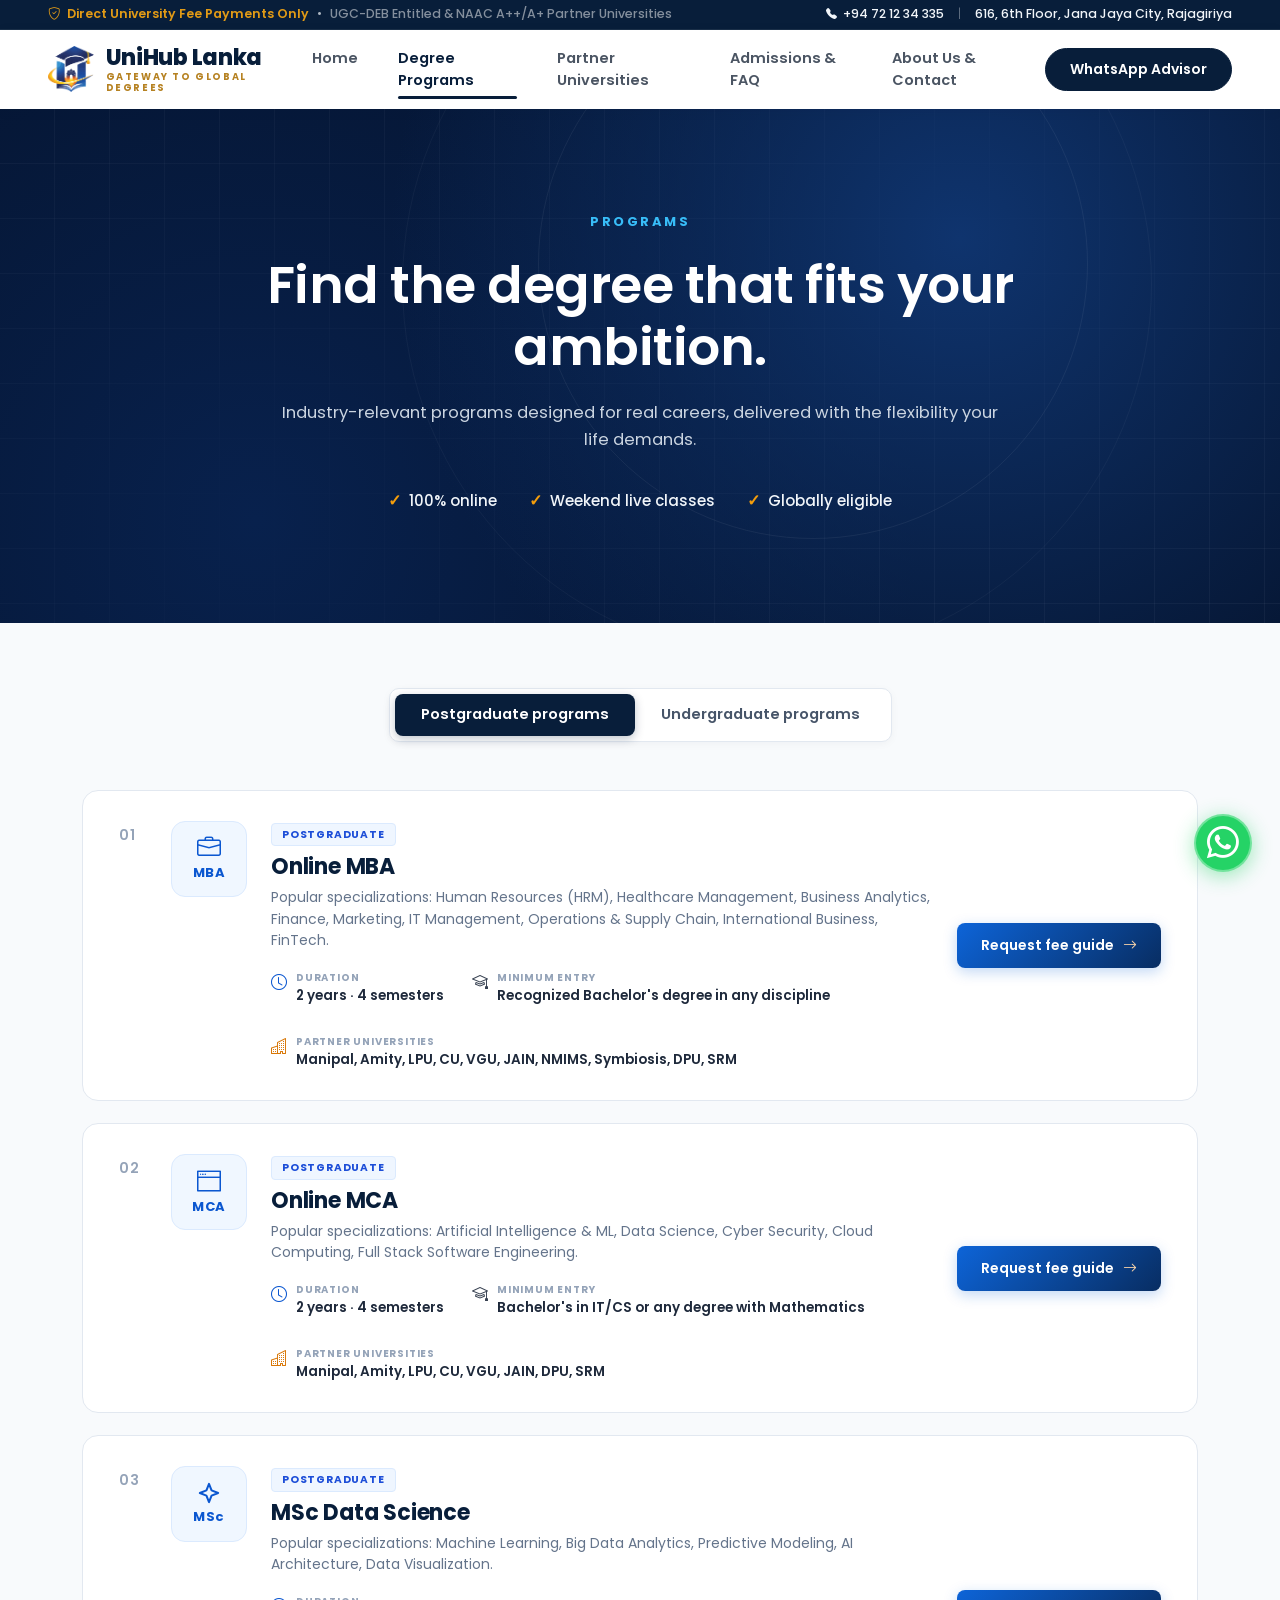
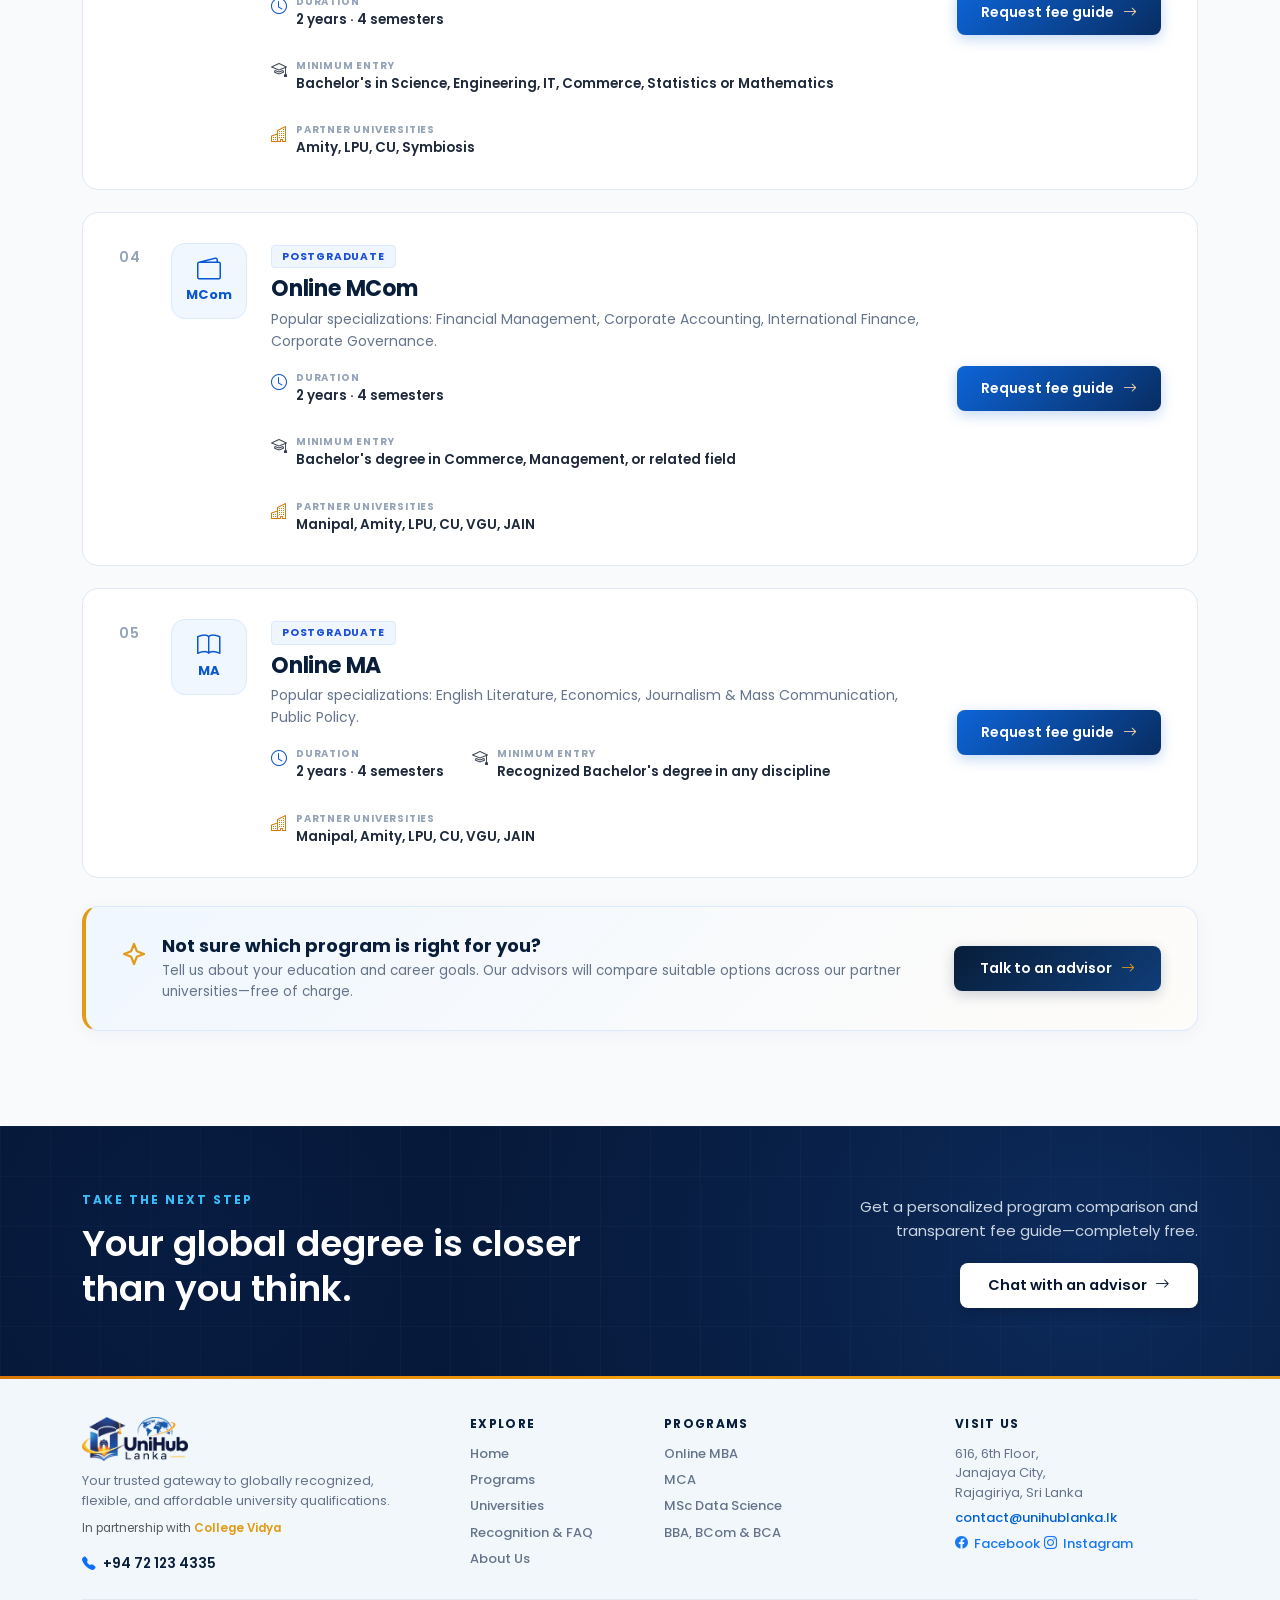
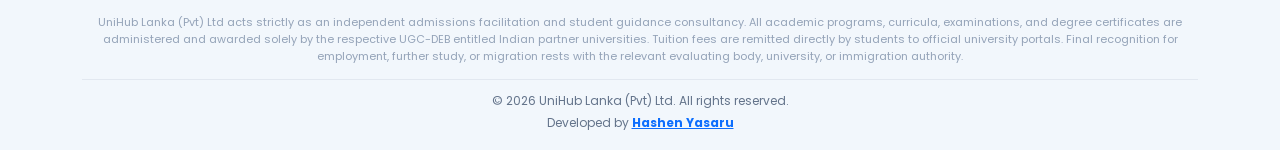
<file: programs.html>
<!DOCTYPE html>
<html lang="en">

<head>
  <meta charset="UTF-8">
  <meta name="viewport" content="width=device-width, initial-scale=1.0">
  <title>Degree Programs - UniHub Lanka</title>

  <!-- Google Fonts: Poppins -->
  <link rel="preconnect" href="https://fonts.googleapis.com">
  <link rel="preconnect" href="https://fonts.gstatic.com" crossorigin>
  <link href="https://fonts.googleapis.com/css2?family=Poppins:wght@400;500;600;700;800&display=swap" rel="stylesheet">

  <!-- Bootstrap 5 CSS -->
  <link href="https://cdn.jsdelivr.net/npm/bootstrap@5.3.3/dist/css/bootstrap.min.css" rel="stylesheet">

  <!-- Bootstrap Icons -->
  <link rel="stylesheet" href="https://cdn.jsdelivr.net/npm/bootstrap-icons@1.11.3/font/bootstrap-icons.min.css">

  <!-- Custom CSS -->
  <link rel="stylesheet" href="css/style.css">
</head>

<body>

  <!-- ===================================================
       TOP ANNOUNCEMENT BAR (Top Strip)
       =================================================== -->
  <header class="top-bar">
    <div class="container-fluid px-lg-5 px-3">
      <div class="d-flex flex-wrap justify-content-between align-items-center gap-2">

        <!-- Left: Trust Badges -->
        <div class="d-flex align-items-center flex-wrap">
          <span class="top-bar-badge">
            <i class="bi bi-shield-check"></i> Direct University Fee Payments Only
          </span>
          <span class="top-bar-divider-dot">•</span>
          <span class="text-white-50">UGC-DEB Entitled & NAAC A++/A+ Partner Universities</span>
        </div>

        <!-- Right: Contact & Location Info -->
        <div class="d-none d-md-flex align-items-center">
          <a href="tel:+94721234335" class="top-bar-info">
            <i class="bi bi-telephone-fill small"></i> +94 72 12 34 335
          </a>
          <span class="top-bar-sep">|</span>
          <span class="top-bar-info">
            616, 6th Floor, Jana Jaya City, Rajagiriya
          </span>
        </div>

      </div>
    </div>
  </header>

  <!-- ===================================================
       MAIN NAVIGATION BAR
       =================================================== -->
  <nav class="navbar navbar-expand-lg main-navbar">
    <div class="container-fluid px-lg-5 px-3">

      <!-- Logo & Brand Name -->
      <a class="brand-wrapper" href="index.html">
        <img src="assest/1.png" alt="UniHub Lanka Logo" class="brand-emblem">
        <div class="brand-text-group">
          <span class="brand-title">UniHub Lanka</span>
          <span class="brand-subtitle">GATEWAY TO GLOBAL DEGREES</span>
        </div>
      </a>

      <!-- Mobile Hamburger Toggler Button -->
      <button class="navbar-toggler border-0 shadow-none" type="button" data-bs-toggle="collapse"
        data-bs-target="#unihubNavbar" aria-controls="unihubNavbar" aria-expanded="false"
        aria-label="Toggle navigation">
        <i class="bi bi-list fs-1 text-dark"></i>
      </button>

      <!-- Nav Links & CTA -->
      <div class="collapse navbar-collapse" id="unihubNavbar">

        <!-- Navigation Links -->
        <ul class="navbar-nav mx-auto mb-2 mb-lg-0">
          <li class="nav-item">
            <a class="nav-link" href="index.html">Home</a>
          </li>
          <li class="nav-item">
            <a class="nav-link active" aria-current="page" href="programs.html">Degree Programs</a>
          </li>
          <li class="nav-item">
            <a class="nav-link" href="universities.html">Partner Universities</a>
          </li>
          <li class="nav-item">
            <a class="nav-link" href="admissions-faq.html">Admissions & FAQ</a>
          </li>
          <li class="nav-item">
            <a class="nav-link" href="about.html">About Us & Contact</a>
          </li>
        </ul>

        <!-- Right CTA Button -->
        <div class="nav-cta-wrapper d-flex align-items-center">
          <a href="https://wa.me/94721234335" target="_blank" rel="noopener noreferrer" class="btn-whatsapp-advisor">
            WhatsApp Advisor
          </a>
        </div>

      </div>

    </div>
  </nav>

  <!-- ===================================================
       DEGREE PROGRAMS HERO BANNER SECTION (Top Section)
       =================================================== -->
  <section class="programs-hero">
    <div class="container position-relative" style="z-index: 2;">

      <!-- Category Tag -->
      <span class="hero-tag">PROGRAMS</span>

      <!-- Main Title -->
      <h1 class="programs-hero-title">
        Find the degree that fits your<br class="d-none d-md-inline"> ambition.
      </h1>

      <!-- Subtitle -->
      <p class="programs-hero-subtitle">
        Industry-relevant programs designed for real careers, delivered with the flexibility your life demands.
      </p>

      <!-- Feature Checklist Badges -->
      <div class="programs-hero-features">
        <div class="hero-feature-item">
          <span class="hero-feature-check">✓</span>
          <span>100% online</span>
        </div>
        <div class="hero-feature-item">
          <span class="hero-feature-check">✓</span>
          <span>Weekend live classes</span>
        </div>
        <div class="hero-feature-item">
          <span class="hero-feature-check">✓</span>
          <span>Globally eligible</span>
        </div>
      </div>

    </div>
  </section>

  <!-- ===================================================
       DEGREE PROGRAMS LIST & TAB NAVIGATION SECTION
       =================================================== -->
  <section class="programs-section">
    <div class="container">

      <!-- Tabs Toggle Switcher (Postgraduate / Undergraduate) -->
      <div class="d-flex justify-content-center mb-5">
        <ul class="nav nav-pills programs-tabs-nav" id="degreeTabs" role="tablist">
          <li class="nav-item" role="presentation">
            <button class="nav-link active" id="postgraduate-tab" data-bs-toggle="pill"
              data-bs-target="#postgraduate-pane" type="button" role="tab" aria-controls="postgraduate-pane"
              aria-selected="true">
              Postgraduate <span class="tab-extra">programs</span>
            </button>
          </li>
          <li class="nav-item" role="presentation">
            <button class="nav-link" id="undergraduate-tab" data-bs-toggle="pill" data-bs-target="#undergraduate-pane"
              type="button" role="tab" aria-controls="undergraduate-pane" aria-selected="false">
              Undergraduate <span class="tab-extra">programs</span>
            </button>
          </li>
        </ul>
      </div>

      <!-- Tab Content Area -->
      <div class="tab-content" id="degreeTabsContent">

        <!-- ===============================================
             1. POSTGRADUATE PROGRAMS TAB PANE
             =============================================== -->
        <div class="tab-pane fade show active" id="postgraduate-pane" role="tabpanel" aria-labelledby="postgraduate-tab"
          tabindex="0">

          <!-- Card 01: Master of Business Administration (MBA) -->
          <div class="program-item-card">
            <div
              class="d-flex flex-column flex-lg-row align-items-start align-items-lg-center justify-content-between gap-4">

              <!-- Left Details Group -->
              <div class="d-flex align-items-start gap-3 gap-md-4 flex-grow-1">
                <span class="program-card-num mt-1">01</span>

                <!-- Acronym Badge -->
                <div class="program-badge-box">
                  <i class="bi bi-briefcase"></i>
                  <span class="badge-acronym">MBA</span>
                </div>

                <!-- Info Group -->
                <div class="flex-grow-1">
                  <span class="program-level-tag">POSTGRADUATE</span>
                  <h3 class="program-card-title">Online MBA</h3>
                  <p class="program-card-desc">Popular specializations: Human Resources (HRM), Healthcare Management,
                    Business Analytics, Finance, Marketing, IT Management, Operations & Supply Chain, International
                    Business, FinTech.</p>

                  <!-- Meta Details -->
                  <div class="program-meta-list">
                    <div class="program-meta-item">
                      <i class="bi bi-clock"></i>
                      <div>
                        <div class="meta-label">DURATION</div>
                        <div class="meta-val">2 years · 4 semesters</div>
                      </div>
                    </div>
                    <div class="program-meta-item">
                      <i class="bi bi-mortarboard"></i>
                      <div>
                        <div class="meta-label">MINIMUM ENTRY</div>
                        <div class="meta-val">Recognized Bachelor's degree in any discipline</div>
                      </div>
                    </div>
                    <div class="program-meta-item">
                      <i class="bi bi-buildings"></i>
                      <div>
                        <div class="meta-label">PARTNER UNIVERSITIES</div>
                        <div class="meta-val">Manipal, Amity, LPU, CU, VGU, JAIN, NMIMS, Symbiosis, DPU, SRM</div>
                      </div>
                    </div>
                  </div>
                </div>

              </div>

              <!-- Right Action Button -->
              <div class="align-self-stretch align-self-lg-center text-lg-end">
                <a href="https://wa.me/94721234335?text=Hello%20UniHub%20Lanka,%20I%20would%20like%20to%20request%20the%20fee%20guide%20for%20the%20Online%20MBA%20program."
                  target="_blank" rel="noopener noreferrer" class="btn-fee-guide">
                  Request fee guide <i class="bi bi-arrow-right"></i>
                </a>
              </div>

            </div>
          </div>

          <!-- Card 02: Master of Computer Applications (MCA) -->
          <div class="program-item-card">
            <div
              class="d-flex flex-column flex-lg-row align-items-start align-items-lg-center justify-content-between gap-4">

              <!-- Left Details Group -->
              <div class="d-flex align-items-start gap-3 gap-md-4 flex-grow-1">
                <span class="program-card-num mt-1">02</span>

                <!-- Acronym Badge -->
                <div class="program-badge-box">
                  <i class="bi bi-window-fullscreen"></i>
                  <span class="badge-acronym">MCA</span>
                </div>

                <!-- Info Group -->
                <div class="flex-grow-1">
                  <span class="program-level-tag">POSTGRADUATE</span>
                  <h3 class="program-card-title">Online MCA</h3>
                  <p class="program-card-desc">Popular specializations: Artificial Intelligence & ML, Data Science,
                    Cyber Security, Cloud Computing, Full Stack Software Engineering.</p>

                  <!-- Meta Details -->
                  <div class="program-meta-list">
                    <div class="program-meta-item">
                      <i class="bi bi-clock"></i>
                      <div>
                        <div class="meta-label">DURATION</div>
                        <div class="meta-val">2 years · 4 semesters</div>
                      </div>
                    </div>
                    <div class="program-meta-item">
                      <i class="bi bi-mortarboard"></i>
                      <div>
                        <div class="meta-label">MINIMUM ENTRY</div>
                        <div class="meta-val">Bachelor's in IT/CS or any degree with Mathematics</div>
                      </div>
                    </div>
                    <div class="program-meta-item">
                      <i class="bi bi-buildings"></i>
                      <div>
                        <div class="meta-label">PARTNER UNIVERSITIES</div>
                        <div class="meta-val">Manipal, Amity, LPU, CU, VGU, JAIN, DPU, SRM</div>
                      </div>
                    </div>
                  </div>
                </div>

              </div>

              <!-- Right Action Button -->
              <div class="align-self-stretch align-self-lg-center text-lg-end">
                <a href="https://wa.me/94721234335?text=Hello%20UniHub%20Lanka,%20I%20would%20like%20to%20request%20the%20fee%20guide%20for%20the%20Online%20MCA%20program."
                  target="_blank" rel="noopener noreferrer" class="btn-fee-guide">
                  Request fee guide <i class="bi bi-arrow-right"></i>
                </a>
              </div>

            </div>
          </div>

          <!-- Card 03: MSc Data Science -->
          <div class="program-item-card">
            <div
              class="d-flex flex-column flex-lg-row align-items-start align-items-lg-center justify-content-between gap-4">

              <!-- Left Details Group -->
              <div class="d-flex align-items-start gap-3 gap-md-4 flex-grow-1">
                <span class="program-card-num mt-1">03</span>

                <!-- Acronym Badge -->
                <div class="program-badge-box">
                  <svg width="22" height="22" viewBox="0 0 24 24" fill="none" stroke="currentColor" stroke-width="2.2"
                    stroke-linecap="round" stroke-linejoin="round">
                    <path d="M12 2L14.8 9.2L22 12L14.8 14.8L12 22L9.2 14.8L2 12L9.2 9.2L12 2Z"></path>
                  </svg>
                  <span class="badge-acronym">MSc</span>
                </div>

                <!-- Info Group -->
                <div class="flex-grow-1">
                  <span class="program-level-tag">POSTGRADUATE</span>
                  <h3 class="program-card-title">MSc Data Science</h3>
                  <p class="program-card-desc">Popular specializations: Machine Learning, Big Data Analytics, Predictive
                    Modeling, AI Architecture, Data Visualization.</p>

                  <!-- Meta Details -->
                  <div class="program-meta-list">
                    <div class="program-meta-item">
                      <i class="bi bi-clock"></i>
                      <div>
                        <div class="meta-label">DURATION</div>
                        <div class="meta-val">2 years · 4 semesters</div>
                      </div>
                    </div>
                    <div class="program-meta-item">
                      <i class="bi bi-mortarboard"></i>
                      <div>
                        <div class="meta-label">MINIMUM ENTRY</div>
                        <div class="meta-val">Bachelor's in Science, Engineering, IT, Commerce, Statistics or
                          Mathematics</div>
                      </div>
                    </div>
                    <div class="program-meta-item">
                      <i class="bi bi-buildings"></i>
                      <div>
                        <div class="meta-label">PARTNER UNIVERSITIES</div>
                        <div class="meta-val">Amity, LPU, CU, Symbiosis</div>
                      </div>
                    </div>
                  </div>
                </div>

              </div>

              <!-- Right Action Button -->
              <div class="align-self-stretch align-self-lg-center text-lg-end">
                <a href="https://wa.me/94721234335?text=Hello%20UniHub%20Lanka,%20I%20would%20like%20to%20request%20the%20fee%20guide%20for%20the%20MSc%20Data%20Science%20program."
                  target="_blank" rel="noopener noreferrer" class="btn-fee-guide">
                  Request fee guide <i class="bi bi-arrow-right"></i>
                </a>
              </div>

            </div>
          </div>

          <!-- Card 04: Online MCom -->
          <div class="program-item-card">
            <div
              class="d-flex flex-column flex-lg-row align-items-start align-items-lg-center justify-content-between gap-4">

              <!-- Left Details Group -->
              <div class="d-flex align-items-start gap-3 gap-md-4 flex-grow-1">
                <span class="program-card-num mt-1">04</span>

                <!-- Acronym Badge -->
                <div class="program-badge-box">
                  <i class="bi bi-wallet2"></i>
                  <span class="badge-acronym">MCom</span>
                </div>

                <!-- Info Group -->
                <div class="flex-grow-1">
                  <span class="program-level-tag">POSTGRADUATE</span>
                  <h3 class="program-card-title">Online MCom</h3>
                  <p class="program-card-desc">Popular specializations: Financial Management, Corporate Accounting,
                    International Finance, Corporate Governance.</p>

                  <!-- Meta Details -->
                  <div class="program-meta-list">
                    <div class="program-meta-item">
                      <i class="bi bi-clock"></i>
                      <div>
                        <div class="meta-label">DURATION</div>
                        <div class="meta-val">2 years · 4 semesters</div>
                      </div>
                    </div>
                    <div class="program-meta-item">
                      <i class="bi bi-mortarboard"></i>
                      <div>
                        <div class="meta-label">MINIMUM ENTRY</div>
                        <div class="meta-val">Bachelor's degree in Commerce, Management, or related field</div>
                      </div>
                    </div>
                    <div class="program-meta-item">
                      <i class="bi bi-buildings"></i>
                      <div>
                        <div class="meta-label">PARTNER UNIVERSITIES</div>
                        <div class="meta-val">Manipal, Amity, LPU, CU, VGU, JAIN</div>
                      </div>
                    </div>
                  </div>
                </div>

              </div>

              <!-- Right Action Button -->
              <div class="align-self-stretch align-self-lg-center text-lg-end">
                <a href="https://wa.me/94721234335?text=Hello%20UniHub%20Lanka,%20I%20would%20like%20to%20request%20the%20fee%20guide%20for%20the%20Online%20MCom%20program."
                  target="_blank" rel="noopener noreferrer" class="btn-fee-guide">
                  Request fee guide <i class="bi bi-arrow-right"></i>
                </a>
              </div>

            </div>
          </div>

          <!-- Card 05: Online MA -->
          <div class="program-item-card">
            <div
              class="d-flex flex-column flex-lg-row align-items-start align-items-lg-center justify-content-between gap-4">

              <!-- Left Details Group -->
              <div class="d-flex align-items-start gap-3 gap-md-4 flex-grow-1">
                <span class="program-card-num mt-1">05</span>

                <!-- Acronym Badge -->
                <div class="program-badge-box">
                  <i class="bi bi-book"></i>
                  <span class="badge-acronym">MA</span>
                </div>

                <!-- Info Group -->
                <div class="flex-grow-1">
                  <span class="program-level-tag">POSTGRADUATE</span>
                  <h3 class="program-card-title">Online MA</h3>
                  <p class="program-card-desc">Popular specializations: English Literature, Economics, Journalism & Mass
                    Communication, Public Policy.</p>

                  <!-- Meta Details -->
                  <div class="program-meta-list">
                    <div class="program-meta-item">
                      <i class="bi bi-clock"></i>
                      <div>
                        <div class="meta-label">DURATION</div>
                        <div class="meta-val">2 years · 4 semesters</div>
                      </div>
                    </div>
                    <div class="program-meta-item">
                      <i class="bi bi-mortarboard"></i>
                      <div>
                        <div class="meta-label">MINIMUM ENTRY</div>
                        <div class="meta-val">Recognized Bachelor's degree in any discipline</div>
                      </div>
                    </div>
                    <div class="program-meta-item">
                      <i class="bi bi-buildings"></i>
                      <div>
                        <div class="meta-label">PARTNER UNIVERSITIES</div>
                        <div class="meta-val">Manipal, Amity, LPU, CU, VGU, JAIN</div>
                      </div>
                    </div>
                  </div>
                </div>

              </div>

              <!-- Right Action Button -->
              <div class="align-self-stretch align-self-lg-center text-lg-end">
                <a href="https://wa.me/94721234335?text=Hello%20UniHub%20Lanka,%20I%20would%20like%20to%20request%20the%20fee%20guide%20for%20the%20Online%20MA%20program."
                  target="_blank" rel="noopener noreferrer" class="btn-fee-guide">
                  Request fee guide <i class="bi bi-arrow-right"></i>
                </a>
              </div>

            </div>
          </div>

        </div>

        <!-- ===============================================
             2. UNDERGRADUATE PROGRAMS TAB PANE
             =============================================== -->
        <div class="tab-pane fade" id="undergraduate-pane" role="tabpanel" aria-labelledby="undergraduate-tab"
          tabindex="0">

          <!-- Card 01: Bachelor of Business Administration (BBA) -->
          <div class="program-item-card">
            <div
              class="d-flex flex-column flex-lg-row align-items-start align-items-lg-center justify-content-between gap-4">

              <!-- Left Details Group -->
              <div class="d-flex align-items-start gap-3 gap-md-4 flex-grow-1">
                <span class="program-card-num mt-1">01</span>

                <!-- Acronym Badge -->
                <div class="program-badge-box">
                  <i class="bi bi-briefcase"></i>
                  <span class="badge-acronym">BBA</span>
                </div>

                <!-- Info Group -->
                <div class="flex-grow-1">
                  <span class="program-level-tag">UNDERGRADUATE</span>
                  <h3 class="program-card-title">Online BBA</h3>
                  <p class="program-card-desc">Popular specializations: General Management, HRM, Marketing, Finance,
                    Business Analytics, Healthcare, Travel & Tourism.</p>

                  <!-- Meta Details -->
                  <div class="program-meta-list">
                    <div class="program-meta-item">
                      <i class="bi bi-clock"></i>
                      <div>
                        <div class="meta-label">DURATION</div>
                        <div class="meta-val">3 years · 6 semesters</div>
                      </div>
                    </div>
                    <div class="program-meta-item">
                      <i class="bi bi-mortarboard"></i>
                      <div>
                        <div class="meta-label">MINIMUM ENTRY</div>
                        <div class="meta-val">G.C.E. Advanced Level or recognized equivalent</div>
                      </div>
                    </div>
                    <div class="program-meta-item">
                      <i class="bi bi-buildings"></i>
                      <div>
                        <div class="meta-label">PARTNER UNIVERSITIES</div>
                        <div class="meta-val">Manipal, Amity, LPU, CU, VGU, JAIN, NMIMS, Symbiosis, DPU, SRM</div>
                      </div>
                    </div>
                  </div>
                </div>

              </div>

              <!-- Right Action Button -->
              <div class="align-self-stretch align-self-lg-center text-lg-end">
                <a href="https://wa.me/94721234335?text=Hello%20UniHub%20Lanka,%20I%20would%20like%20to%20request%20the%20fee%20guide%20for%20the%20Online%20BBA%20program."
                  target="_blank" rel="noopener noreferrer" class="btn-fee-guide">
                  Request fee guide <i class="bi bi-arrow-right"></i>
                </a>
              </div>

            </div>
          </div>

          <!-- Card 02: Bachelor of Computer Applications (BCA) -->
          <div class="program-item-card">
            <div
              class="d-flex flex-column flex-lg-row align-items-start align-items-lg-center justify-content-between gap-4">

              <!-- Left Details Group -->
              <div class="d-flex align-items-start gap-3 gap-md-4 flex-grow-1">
                <span class="program-card-num mt-1">02</span>

                <!-- Acronym Badge -->
                <div class="program-badge-box">
                  <i class="bi bi-window-fullscreen"></i>
                  <span class="badge-acronym">BCA</span>
                </div>

                <!-- Info Group -->
                <div class="flex-grow-1">
                  <span class="program-level-tag">UNDERGRADUATE</span>
                  <h3 class="program-card-title">Online BCA</h3>
                  <p class="program-card-desc">Popular specializations: General IT, Data Analytics, Cloud & Cyber
                    Security, Software Engineering, Web Development.</p>

                  <!-- Meta Details -->
                  <div class="program-meta-list">
                    <div class="program-meta-item">
                      <i class="bi bi-clock"></i>
                      <div>
                        <div class="meta-label">DURATION</div>
                        <div class="meta-val">3 years · 6 semesters</div>
                      </div>
                    </div>
                    <div class="program-meta-item">
                      <i class="bi bi-mortarboard"></i>
                      <div>
                        <div class="meta-label">MINIMUM ENTRY</div>
                        <div class="meta-val">G.C.E. Advanced Level or recognized equivalent</div>
                      </div>
                    </div>
                    <div class="program-meta-item">
                      <i class="bi bi-buildings"></i>
                      <div>
                        <div class="meta-label">PARTNER UNIVERSITIES</div>
                        <div class="meta-val">Manipal, Amity, LPU, CU, VGU, JAIN, Symbiosis, DPU, SRM</div>
                      </div>
                    </div>
                  </div>
                </div>

              </div>

              <!-- Right Action Button -->
              <div class="align-self-stretch align-self-lg-center text-lg-end">
                <a href="https://wa.me/94721234335?text=Hello%20UniHub%20Lanka,%20I%20would%20like%20to%20request%20the%20fee%20guide%20for%20the%20Online%20BCA%20program."
                  target="_blank" rel="noopener noreferrer" class="btn-fee-guide">
                  Request fee guide <i class="bi bi-arrow-right"></i>
                </a>
              </div>

            </div>
          </div>

          <!-- Card 03: Bachelor of Commerce (BCom) -->
          <div class="program-item-card">
            <div
              class="d-flex flex-column flex-lg-row align-items-start align-items-lg-center justify-content-between gap-4">

              <!-- Left Details Group -->
              <div class="d-flex align-items-start gap-3 gap-md-4 flex-grow-1">
                <span class="program-card-num mt-1">03</span>

                <!-- Acronym Badge -->
                <div class="program-badge-box">
                  <i class="bi bi-wallet2"></i>
                  <span class="badge-acronym">BCom</span>
                </div>

                <!-- Info Group -->
                <div class="flex-grow-1">
                  <span class="program-level-tag">UNDERGRADUATE</span>
                  <h3 class="program-card-title">Online BCom</h3>
                  <p class="program-card-desc">Popular specializations: General Accounting, Corporate Finance,
                    International Accounting & ACCA Integration.</p>

                  <!-- Meta Details -->
                  <div class="program-meta-list">
                    <div class="program-meta-item">
                      <i class="bi bi-clock"></i>
                      <div>
                        <div class="meta-label">DURATION</div>
                        <div class="meta-val">3 years · 6 semesters</div>
                      </div>
                    </div>
                    <div class="program-meta-item">
                      <i class="bi bi-mortarboard"></i>
                      <div>
                        <div class="meta-label">MINIMUM ENTRY</div>
                        <div class="meta-val">G.C.E. Advanced Level or recognized equivalent</div>
                      </div>
                    </div>
                    <div class="program-meta-item">
                      <i class="bi bi-buildings"></i>
                      <div>
                        <div class="meta-label">PARTNER UNIVERSITIES</div>
                        <div class="meta-val">Manipal, Amity, LPU, CU, JAIN, NMIMS, SRM</div>
                      </div>
                    </div>
                  </div>
                </div>

              </div>

              <!-- Right Action Button -->
              <div class="align-self-stretch align-self-lg-center text-lg-end">
                <a href="https://wa.me/94721234335?text=Hello%20UniHub%20Lanka,%20I%20would%20like%20to%20request%20the%20fee%20guide%20for%20the%20Online%20BCom%20program."
                  target="_blank" rel="noopener noreferrer" class="btn-fee-guide">
                  Request fee guide <i class="bi bi-arrow-right"></i>
                </a>
              </div>

            </div>
          </div>

          <!-- Card 04: Online BA & BSc -->
          <div class="program-item-card">
            <div
              class="d-flex flex-column flex-lg-row align-items-start align-items-lg-center justify-content-between gap-4">

              <!-- Left Details Group -->
              <div class="d-flex align-items-start gap-3 gap-md-4 flex-grow-1">
                <span class="program-card-num mt-1">04</span>

                <!-- Acronym Badge -->
                <div class="program-badge-box">
                  <i class="bi bi-journal-text"></i>
                  <span class="badge-acronym">BA/BSc</span>
                </div>

                <!-- Info Group -->
                <div class="flex-grow-1">
                  <span class="program-level-tag">UNDERGRADUATE</span>
                  <h3 class="program-card-title">Online BA & BSc</h3>
                  <p class="program-card-desc">Popular specializations: BA (English, Economics, Journalism & Mass Comm),
                    BSc (Data Science & Economics).</p>

                  <!-- Meta Details -->
                  <div class="program-meta-list">
                    <div class="program-meta-item">
                      <i class="bi bi-clock"></i>
                      <div>
                        <div class="meta-label">DURATION</div>
                        <div class="meta-val">3 years · 6 semesters</div>
                      </div>
                    </div>
                    <div class="program-meta-item">
                      <i class="bi bi-mortarboard"></i>
                      <div>
                        <div class="meta-label">MINIMUM ENTRY</div>
                        <div class="meta-val">G.C.E. Advanced Level or recognized equivalent</div>
                      </div>
                    </div>
                    <div class="program-meta-item">
                      <i class="bi bi-buildings"></i>
                      <div>
                        <div class="meta-label">PARTNER UNIVERSITIES</div>
                        <div class="meta-val">Amity, LPU, CU, VGU, Symbiosis, DPU</div>
                      </div>
                    </div>
                  </div>
                </div>

              </div>

              <!-- Right Action Button -->
              <div class="align-self-stretch align-self-lg-center text-lg-end">
                <a href="https://wa.me/94721234335?text=Hello%20UniHub%20Lanka,%20I%20would%20like%20to%20request%20the%20fee%20guide%20for%20the%20Online%20BA%20and%20BSc%20programs."
                  target="_blank" rel="noopener noreferrer" class="btn-fee-guide">
                  Request fee guide <i class="bi bi-arrow-right"></i>
                </a>
              </div>

            </div>
          </div>

        </div>

      </div>

      <!-- ===============================================
           BOTTOM ADVISOR BANNER
           =============================================== -->
      <div class="program-advisor-card">
        <div
          class="d-flex flex-column flex-lg-row align-items-start align-items-lg-center justify-content-between gap-4">
          <div class="d-flex align-items-start gap-3">
            <span class="advisor-icon mt-1">
              <svg width="24" height="24" viewBox="0 0 24 24" fill="none" stroke="currentColor" stroke-width="2.2"
                stroke-linecap="round" stroke-linejoin="round">
                <path d="M12 2L14.8 9.2L22 12L14.8 14.8L12 22L9.2 14.8L2 12L9.2 9.2L12 2Z"></path>
              </svg>
            </span>
            <div>
              <h4 class="advisor-title">Not sure which program is right for you?</h4>
              <p class="advisor-desc">Tell us about your education and career goals. Our advisors will compare suitable
                options across our partner universities—free of charge.</p>
            </div>
          </div>
          <div class="align-self-stretch align-self-lg-center text-lg-end">
            <a href="https://wa.me/94721234335?text=Hello%20UniHub%20Lanka,%20I%20need%20advice%20on%20choosing%20the%20right%20program."
              target="_blank" rel="noopener noreferrer" class="btn-talk-advisor">
              Talk to an advisor <i class="bi bi-arrow-right"></i>
            </a>
          </div>
        </div>
      </div>

    </div>
  </section>

  <!-- ===================================================
       PRE-FOOTER CTA STRIP
       =================================================== -->
  <section class="pre-footer-cta">
    <div class="container">
      <div class="row align-items-center justify-content-between g-4">

        <!-- Left Headline -->
        <div class="col-lg-6">
          <span class="cta-tagline">TAKE THE NEXT STEP</span>
          <h2 class="cta-heading">Your global degree is closer than you think.</h2>
        </div>

        <!-- Right Subtext & Button -->
        <div class="col-lg-5 col-xl-4 text-lg-end">
          <p class="cta-desc ms-lg-auto">Get a personalized program comparison and transparent fee guide—completely
            free.</p>
          <a href="https://wa.me/94721234335?text=Hello%20UniHub%20Lanka,%20I%20would%20like%20to%20chat%20with%20an%20advisor."
            target="_blank" rel="noopener noreferrer" class="btn-cta-white">
            Chat with an advisor <i class="bi bi-arrow-right"></i>
          </a>
        </div>

      </div>
    </div>
  </section>

  <!-- Gold Thin Accent Line -->
  <div class="gold-stripe-divider"></div>

  <!-- ===================================================
       GLOBAL SITE FOOTER
       =================================================== -->
  <footer class="site-footer">
    <div class="container">

      <!-- Top 4 Columns Grid -->
      <div class="row g-4 g-lg-5 justify-content-between">

        <!-- Column 1: Brand & Contact -->
        <div class="col-lg-4 col-md-6">
          <a href="index.html" class="d-inline-block">
            <img src="assest/unihub.png" alt="UniHub Lanka Logo" class="footer-logo">
          </a>
          <p class="footer-brand-desc">
            Your trusted gateway to globally recognized, flexible, and affordable university qualifications.
          </p>
          <p class="small text-muted mt-2 mb-3">
            In partnership with <a
              href="https://collegevidya.in/partner-online-courses/?source_campaign=Influencer&campaign_name=INF8800&ad_group_name=email&ads_name=3286&partner_type=LOM&gad_source=1"
              target="_blank" rel="noopener noreferrer" class="text-decoration-none fw-semibold"
              style="color: var(--accent-gold);">College Vidya</a>
          </p>
          <div>
            <a href="tel:+94721234335" class="footer-contact-item">
              <i class="bi bi-telephone-fill text-primary"></i> +94 72 123 4335
            </a>
          </div>
        </div>

        <!-- Column 2: Explore -->
        <div class="col-lg-2 col-md-6 col-6">
          <h4 class="footer-widget-title">EXPLORE</h4>
          <ul class="footer-links-list">
            <li><a href="index.html">Home</a></li>
            <li><a href="programs.html">Programs</a></li>
            <li><a href="universities.html">Universities</a></li>
            <li><a href="admissions-faq.html">Recognition & FAQ</a></li>
            <li><a href="about.html">About Us</a></li>
          </ul>
        </div>

        <!-- Column 3: Programs -->
        <div class="col-lg-3 col-md-6 col-6">
          <h4 class="footer-widget-title">PROGRAMS</h4>
          <ul class="footer-links-list">
            <li><a href="programs.html#degreeTabs">Online MBA</a></li>
            <li><a href="programs.html#degreeTabs">MCA</a></li>
            <li><a href="programs.html#degreeTabs">MSc Data Science</a></li>
            <li><a href="programs.html#degreeTabs">BBA, BCom & BCA</a></li>
          </ul>
        </div>

        <!-- Column 4: Visit Us -->
        <div class="col-lg-3 col-md-6">
          <h4 class="footer-widget-title">VISIT US</h4>
          <div class="footer-address">
            616, 6th Floor,<br>
            Janajaya City,<br>
            Rajagiriya, Sri Lanka
          </div>
          <a href="mailto:contact@unihublanka.lk" class="footer-email">
            contact@unihublanka.lk
          </a>
          <div>
            <a href="https://www.facebook.com/p/UniHub-Lanka-61596291643343/" target="_blank" rel="noopener noreferrer"
              class="footer-fb-link">
              <i class="bi bi-facebook"></i> Facebook
            </a>
            <a href="https://www.instagram.com/unihub_lanka?fqnt=M2hlaXMzdmpxa2N1" target="_blank"
              rel="noopener noreferrer" class="footer-fb-link">
              <i class="bi bi-instagram"></i> Instagram
            </a>
          </div>
        </div>

      </div>

      <!-- Mandatory Disclosure Text -->
      <div class="footer-disclosure">
        <p class="footer-disclosure-text" align="center">
          UniHub Lanka (Pvt) Ltd acts strictly as an independent admissions facilitation and student guidance
          consultancy. All academic programs, curricula, examinations, and degree certificates are administered and
          awarded solely by the respective UGC-DEB entitled Indian partner universities. Tuition fees are remitted
          directly by students to official university portals. Final recognition for employment, further study, or
          migration rests with the relevant evaluating body, university, or immigration authority.
        </p>
      </div>

      <!-- Bottom Credits Bar -->
      <div class="footer-bottom-bar">
        <div class="mb-1">© 2026 UniHub Lanka (Pvt) Ltd. All rights reserved.</div>
        <div>Developed by <span class="developer-credit"><a href="https://www.linkedin.com/in/hashen-yasaru/ ">Hashen
              Yasaru</a></span></div>
      </div>

    </div>
  </footer>

  <!-- ===================================================
       FLOATING WHATSAPP BUTTON (On all pages)
       =================================================== -->
  <a href="https://wa.me/94721234335" target="_blank" rel="noopener noreferrer" class="floating-whatsapp"
    aria-label="Chat on WhatsApp">
    <i class="bi bi-whatsapp"></i>
  </a>

  <!-- Bootstrap 5 JS Bundle -->
  <script src="https://cdn.jsdelivr.net/npm/bootstrap@5.3.3/dist/js/bootstrap.bundle.min.js"></script>
</body>

</html>
</file>
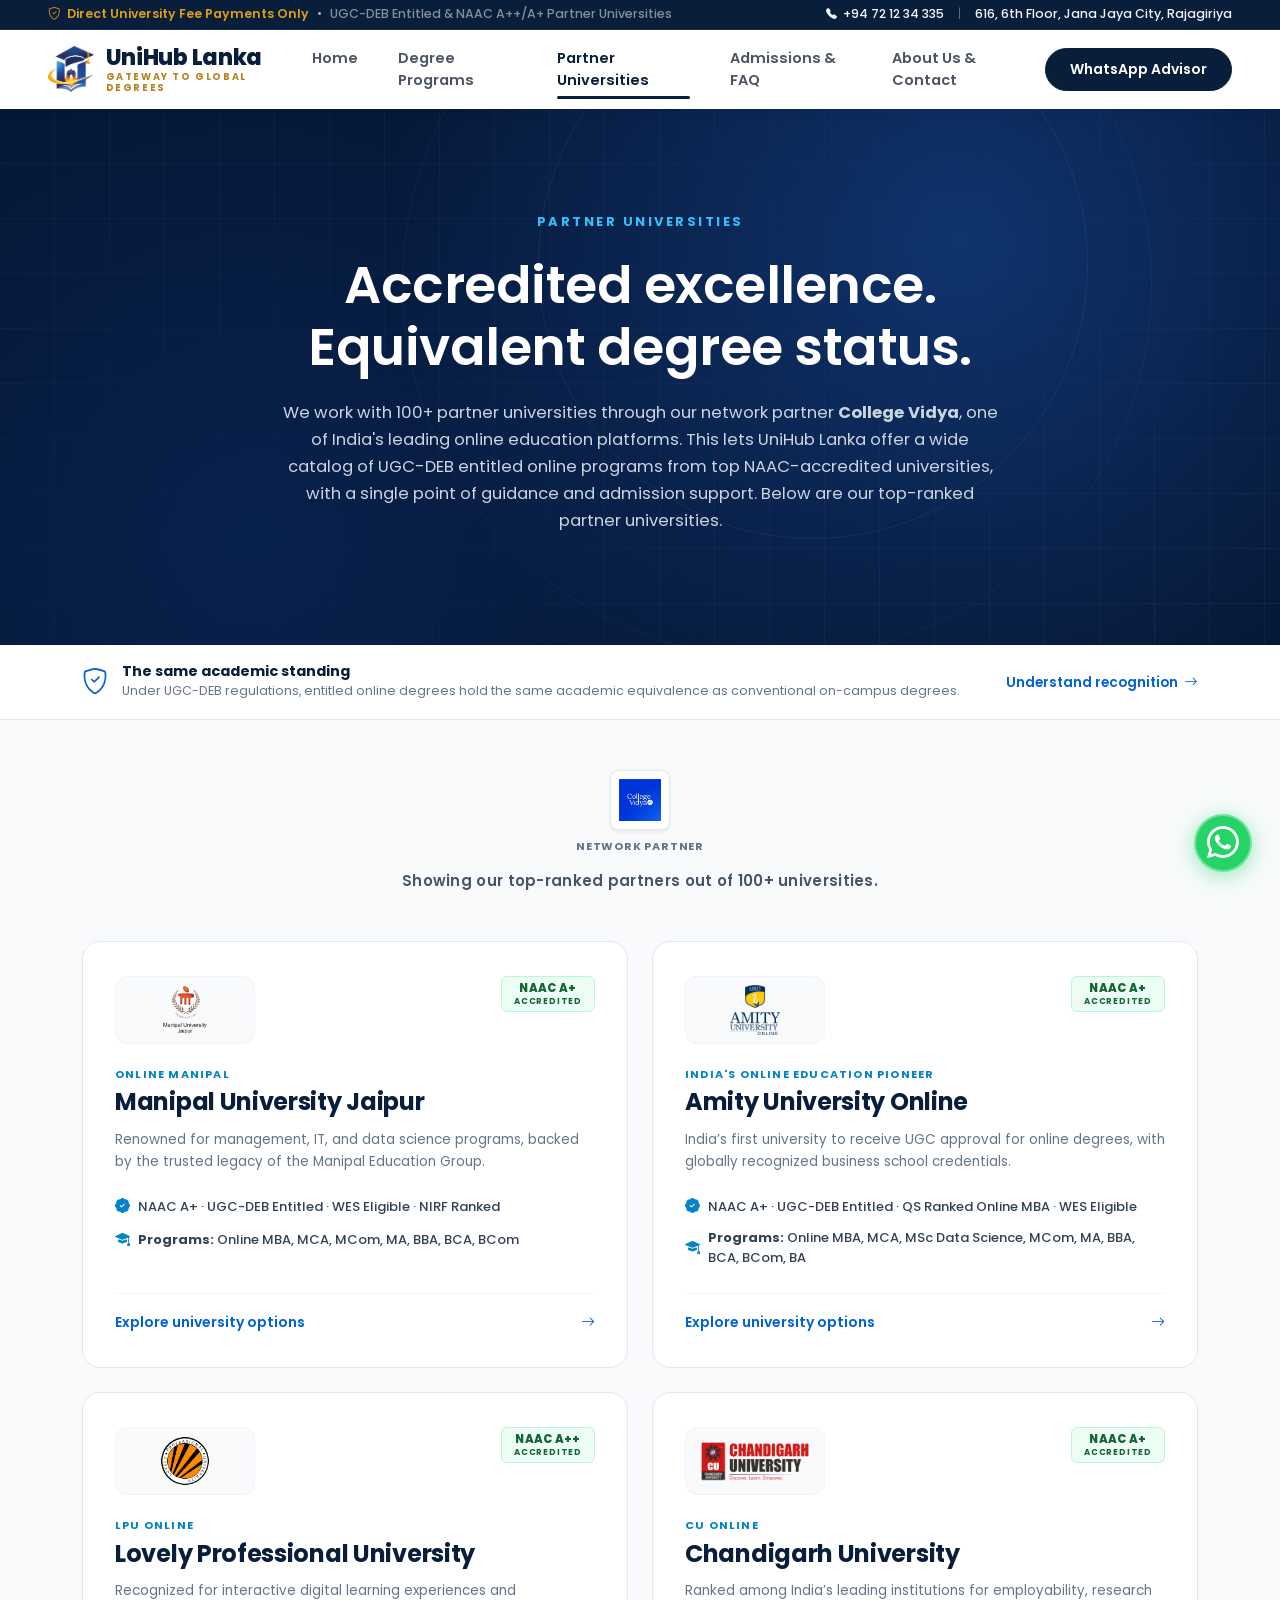
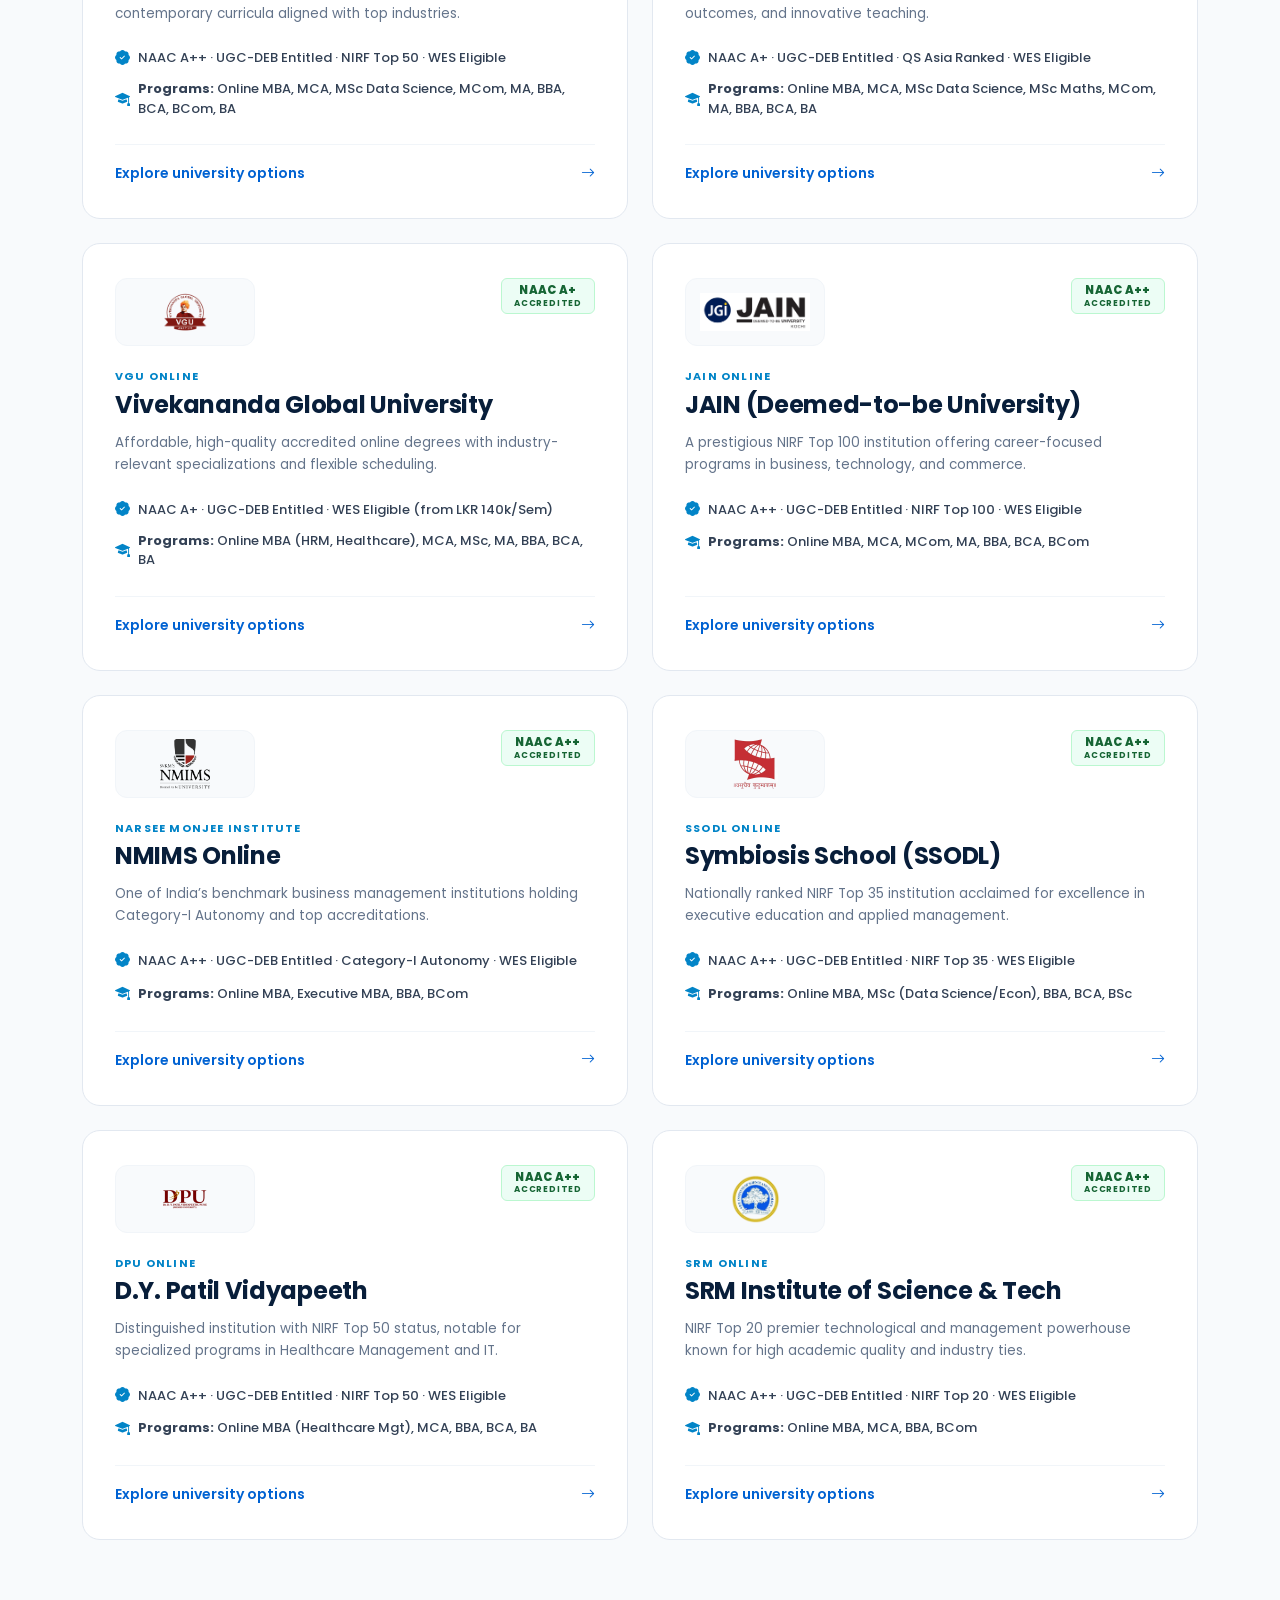
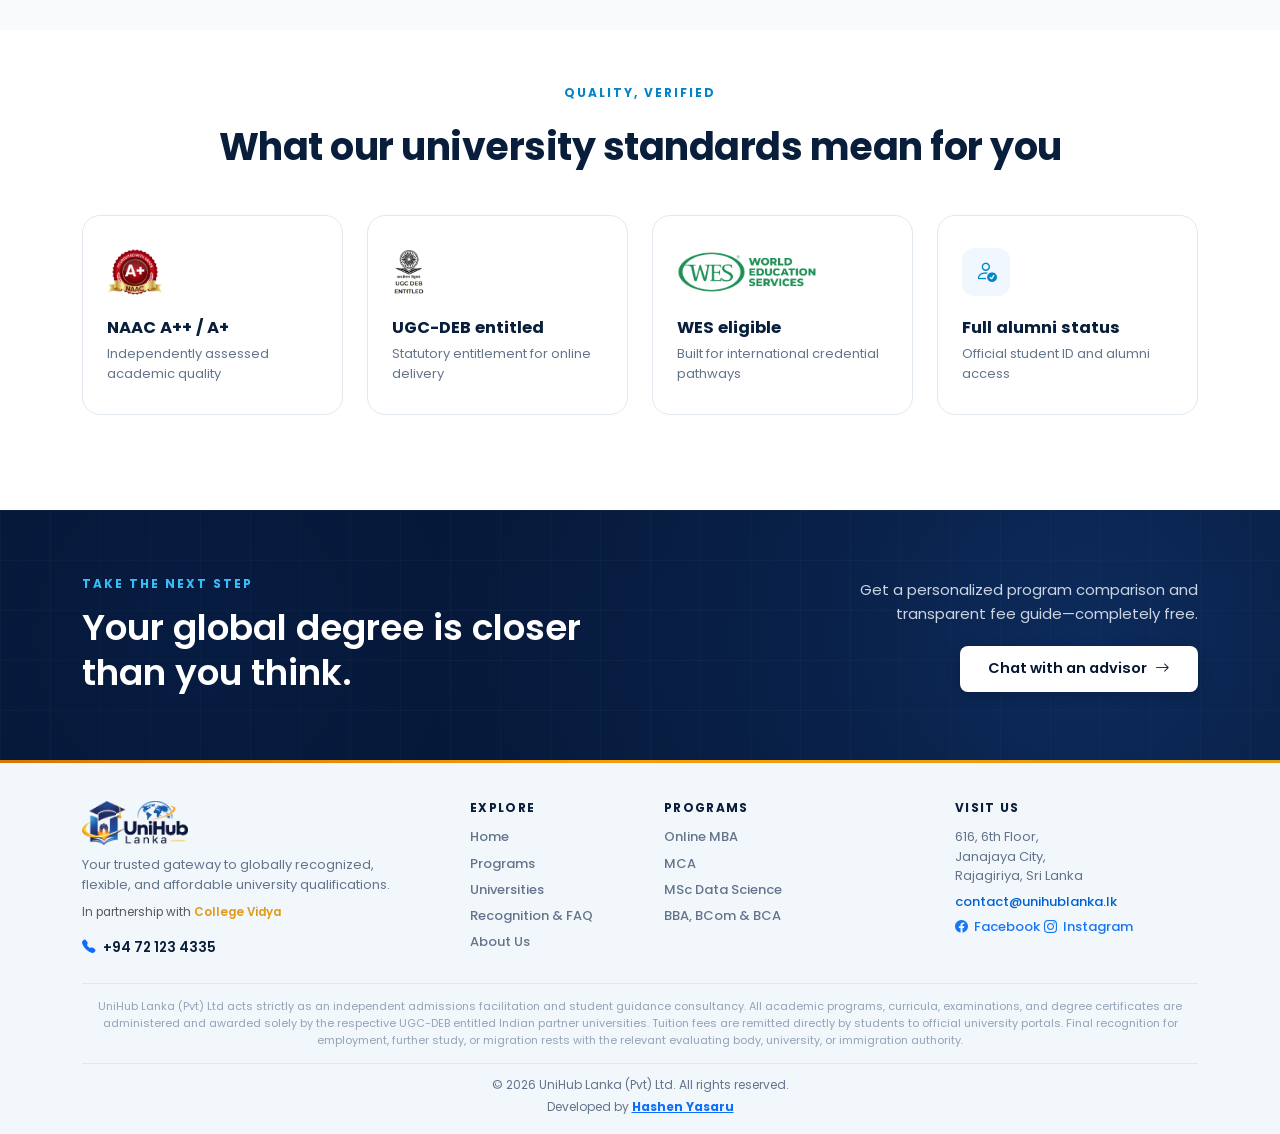
<file: universities.html>
<!DOCTYPE html>
<html lang="en">

<head>
  <meta charset="UTF-8">
  <meta name="viewport" content="width=device-width, initial-scale=1.0">
  <title>Partner Universities - UniHub Lanka</title>

  <!-- Google Fonts: Poppins -->
  <link rel="preconnect" href="https://fonts.googleapis.com">
  <link rel="preconnect" href="https://fonts.gstatic.com" crossorigin>
  <link href="https://fonts.googleapis.com/css2?family=Poppins:wght@400;500;600;700;800&display=swap" rel="stylesheet">

  <!-- Bootstrap 5 CSS -->
  <link href="https://cdn.jsdelivr.net/npm/bootstrap@5.3.3/dist/css/bootstrap.min.css" rel="stylesheet">

  <!-- Bootstrap Icons -->
  <link rel="stylesheet" href="https://cdn.jsdelivr.net/npm/bootstrap-icons@1.11.3/font/bootstrap-icons.min.css">

  <!-- Custom CSS -->
  <link rel="stylesheet" href="css/style.css">
</head>

<body>

  <!-- ===================================================
       TOP ANNOUNCEMENT BAR (Top Strip)
       =================================================== -->
  <header class="top-bar">
    <div class="container-fluid px-lg-5 px-3">
      <div class="d-flex flex-wrap justify-content-between align-items-center gap-2">

        <!-- Left: Trust Badges -->
        <div class="d-flex align-items-center flex-wrap">
          <span class="top-bar-badge">
            <i class="bi bi-shield-check"></i> Direct University Fee Payments Only
          </span>
          <span class="top-bar-divider-dot">•</span>
          <span class="text-white-50">UGC-DEB Entitled & NAAC A++/A+ Partner Universities</span>
        </div>

        <!-- Right: Contact & Location Info -->
        <div class="d-none d-md-flex align-items-center">
          <a href="tel:+94721234335" class="top-bar-info">
            <i class="bi bi-telephone-fill small"></i> +94 72 12 34 335
          </a>
          <span class="top-bar-sep">|</span>
          <span class="top-bar-info">
            616, 6th Floor, Jana Jaya City, Rajagiriya
          </span>
        </div>

      </div>
    </div>
  </header>

  <!-- ===================================================
       MAIN NAVIGATION BAR
       =================================================== -->
  <nav class="navbar navbar-expand-lg main-navbar">
    <div class="container-fluid px-lg-5 px-3">

      <!-- Logo & Brand Name -->
      <a class="brand-wrapper" href="index.html">
        <img src="assest/1.png" alt="UniHub Lanka Logo" class="brand-emblem">
        <div class="brand-text-group">
          <span class="brand-title">UniHub Lanka</span>
          <span class="brand-subtitle">GATEWAY TO GLOBAL DEGREES</span>
        </div>
      </a>

      <!-- Mobile Hamburger Toggler Button -->
      <button class="navbar-toggler border-0 shadow-none" type="button" data-bs-toggle="collapse"
        data-bs-target="#unihubNavbar" aria-controls="unihubNavbar" aria-expanded="false"
        aria-label="Toggle navigation">
        <i class="bi bi-list fs-1 text-dark"></i>
      </button>

      <!-- Nav Links & CTA -->
      <div class="collapse navbar-collapse" id="unihubNavbar">

        <!-- Navigation Links -->
        <ul class="navbar-nav mx-auto mb-2 mb-lg-0">
          <li class="nav-item">
            <a class="nav-link" href="index.html">Home</a>
          </li>
          <li class="nav-item">
            <a class="nav-link" href="programs.html">Degree Programs</a>
          </li>
          <li class="nav-item">
            <a class="nav-link active" aria-current="page" href="universities.html">Partner Universities</a>
          </li>
          <li class="nav-item">
            <a class="nav-link" href="admissions-faq.html">Admissions & FAQ</a>
          </li>
          <li class="nav-item">
            <a class="nav-link" href="about.html">About Us & Contact</a>
          </li>
        </ul>

        <!-- Right CTA Button -->
        <div class="nav-cta-wrapper d-flex align-items-center">
          <a href="https://wa.me/94721234335" target="_blank" rel="noopener noreferrer" class="btn-whatsapp-advisor">
            WhatsApp Advisor
          </a>
        </div>

      </div>

    </div>
  </nav>

  <!-- ===================================================
       HERO BANNER SECTION
       =================================================== -->
  <section class="programs-hero">
    <div class="container position-relative" style="z-index: 2;">
      <span class="hero-tag">PARTNER UNIVERSITIES</span>
      <h1 class="programs-hero-title">
        Accredited excellence.<br class="d-none d-md-inline"> Equivalent degree status.
      </h1>
      <p class="programs-hero-subtitle mb-0">
        We work with 100+ partner universities through our network partner <strong>College Vidya</strong>, one of
        India's leading online education platforms. This lets UniHub Lanka offer a wide catalog of UGC-DEB entitled
        online programs from top NAAC-accredited universities, with a single point of guidance and admission support.
        Below are our top-ranked partner universities.
      </p>
    </div>
  </section>

  <!-- ===================================================
       ACADEMIC STANDING TRUST STRIP
       =================================================== -->
  <div class="univ-trust-strip">
    <div class="container">
      <div class="d-flex flex-column flex-md-row justify-content-between align-items-start align-items-md-center gap-3">

        <div class="trust-strip-left">
          <i class="bi bi-shield-check trust-shield-icon"></i>
          <div>
            <h4 class="trust-strip-title">The same academic standing</h4>
            <p class="trust-strip-sub">Under UGC-DEB regulations, entitled online degrees hold the same academic
              equivalence as conventional on-campus degrees.</p>
          </div>
        </div>

        <div>
          <a href="admissions-faq.html" class="trust-strip-link">
            Understand recognition <i class="bi bi-arrow-right"></i>
          </a>
        </div>

      </div>
    </div>
  </div>

  <!-- ===================================================
       PARTNER UNIVERSITIES SECTION (TOP 10 PARTNERS)
       =================================================== -->
  <section class="partner-univ-section" id="universities-list" style="padding-top: 50px;">
    <div class="container">

      <!-- College Vidya Network Partner & Top-ranked Notice -->
      <div class="text-center" style="margin-bottom: 48px;">
        <div class="d-inline-flex flex-column align-items-center">
          <a href="https://collegevidya.in/partner-online-courses/?source_campaign=Influencer&campaign_name=INF8800&ad_group_name=email&ads_name=3286&partner_type=LOM&gad_source=1"
            target="_blank" rel="noopener noreferrer" class="d-inline-block p-2 bg-white rounded-3 shadow-sm"
            style="border: 1px solid #E2E8F0; box-shadow: 0 4px 16px rgba(15, 23, 42, 0.08); transition: transform 0.2s ease;">
            <img src="assest/collage-vidya.png" alt="College Vidya – Partner Network"
              style="height: 42px; width: auto; object-fit: contain; display: block;">
          </a>
          <span class="fw-bold mt-2 text-uppercase"
            style="font-size: 11px; letter-spacing: 0.8px; color: #64748B;">Network Partner</span>
        </div>
        <p class="fw-semibold mt-3 mb-0" style="font-size: 15px; color: #475569; letter-spacing: 0.3px;">
          Showing our top-ranked partners out of 100+ universities.
        </p>
      </div>

      <div class="row g-4">

        <!-- University 1: Manipal University Jaipur -->
        <div class="col-lg-6 col-12">
          <div class="univ-card">
            <div>
              <div class="univ-card-top">
                <div class="univ-logo-box">
                  <img src="assest/Manipal University Jaipur-nobg.png" alt="Manipal University Jaipur Logo"
                    loading="lazy">
                </div>
                <div class="univ-naac-badge">
                  <div class="naac-grade">NAAC A+</div>
                  <div class="naac-label">ACCREDITED</div>
                </div>
              </div>

              <span class="univ-tag">ONLINE MANIPAL</span>
              <h3 class="univ-title">Manipal University Jaipur</h3>
              <p class="univ-desc">
                Renowned for management, IT, and data science programs, backed by the trusted legacy of the Manipal
                Education Group.
              </p>

              <div class="univ-checklist">
                <div class="univ-check-item">
                  <i class="bi bi-patch-check-fill"></i>
                  <span>NAAC A+ · UGC-DEB Entitled · WES Eligible · NIRF Ranked</span>
                </div>
                <div class="univ-check-item">
                  <i class="bi bi-mortarboard-fill"></i>
                  <span><strong>Programs:</strong> Online MBA, MCA, MCom, MA, BBA, BCA, BCom</span>
                </div>
              </div>
            </div>

            <div class="univ-card-footer">
              <a href="https://wa.me/94721234335?text=Hello%20UniHub%20Lanka,%20I%20would%20like%20to%20explore%20programs%20at%20Manipal%20University%20Jaipur."
                target="_blank" rel="noopener noreferrer" class="univ-explore-link">
                <span>Explore university options</span>
                <i class="bi bi-arrow-right"></i>
              </a>
            </div>
          </div>
        </div>

        <!-- University 2: Amity University Online -->
        <div class="col-lg-6 col-12">
          <div class="univ-card">
            <div>
              <div class="univ-card-top">
                <div class="univ-logo-box">
                  <img src="assest/Amity University Online-nobg.png" alt="Amity University Online Logo" loading="lazy">
                </div>
                <div class="univ-naac-badge">
                  <div class="naac-grade">NAAC A+</div>
                  <div class="naac-label">ACCREDITED</div>
                </div>
              </div>

              <span class="univ-tag">INDIA'S ONLINE EDUCATION PIONEER</span>
              <h3 class="univ-title">Amity University Online</h3>
              <p class="univ-desc">
                India’s first university to receive UGC approval for online degrees, with globally recognized business
                school credentials.
              </p>

              <div class="univ-checklist">
                <div class="univ-check-item">
                  <i class="bi bi-patch-check-fill"></i>
                  <span>NAAC A+ · UGC-DEB Entitled · QS Ranked Online MBA · WES Eligible</span>
                </div>
                <div class="univ-check-item">
                  <i class="bi bi-mortarboard-fill"></i>
                  <span><strong>Programs:</strong> Online MBA, MCA, MSc Data Science, MCom, MA, BBA, BCA, BCom,
                    BA</span>
                </div>
              </div>
            </div>

            <div class="univ-card-footer">
              <a href="https://wa.me/94721234335?text=Hello%20UniHub%20Lanka,%20I%20would%20like%20to%20explore%20programs%20at%20Amity%20University%20Online."
                target="_blank" rel="noopener noreferrer" class="univ-explore-link">
                <span>Explore university options</span>
                <i class="bi bi-arrow-right"></i>
              </a>
            </div>
          </div>
        </div>

        <!-- University 3: Lovely Professional University -->
        <div class="col-lg-6 col-12">
          <div class="univ-card">
            <div>
              <div class="univ-card-top">
                <div class="univ-logo-box">
                  <img src="assest/Lovely Professional University-nobg.png" alt="Lovely Professional University Logo"
                    loading="lazy">
                </div>
                <div class="univ-naac-badge">
                  <div class="naac-grade">NAAC A++</div>
                  <div class="naac-label">ACCREDITED</div>
                </div>
              </div>

              <span class="univ-tag">LPU ONLINE</span>
              <h3 class="univ-title">Lovely Professional University</h3>
              <p class="univ-desc">
                Recognized for interactive digital learning experiences and contemporary curricula aligned with top
                industries.
              </p>

              <div class="univ-checklist">
                <div class="univ-check-item">
                  <i class="bi bi-patch-check-fill"></i>
                  <span>NAAC A++ · UGC-DEB Entitled · NIRF Top 50 · WES Eligible</span>
                </div>
                <div class="univ-check-item">
                  <i class="bi bi-mortarboard-fill"></i>
                  <span><strong>Programs:</strong> Online MBA, MCA, MSc Data Science, MCom, MA, BBA, BCA, BCom,
                    BA</span>
                </div>
              </div>
            </div>

            <div class="univ-card-footer">
              <a href="https://wa.me/94721234335?text=Hello%20UniHub%20Lanka,%20I%20would%20like%20to%20explore%20programs%20at%20Lovely%20Professional%20University."
                target="_blank" rel="noopener noreferrer" class="univ-explore-link">
                <span>Explore university options</span>
                <i class="bi bi-arrow-right"></i>
              </a>
            </div>
          </div>
        </div>

        <!-- University 4: Chandigarh University -->
        <div class="col-lg-6 col-12">
          <div class="univ-card">
            <div>
              <div class="univ-card-top">
                <div class="univ-logo-box">
                  <img src="assest/Chandigarh University-nobg.png" alt="Chandigarh University Logo" loading="lazy">
                </div>
                <div class="univ-naac-badge">
                  <div class="naac-grade">NAAC A+</div>
                  <div class="naac-label">ACCREDITED</div>
                </div>
              </div>

              <span class="univ-tag">CU ONLINE</span>
              <h3 class="univ-title">Chandigarh University</h3>
              <p class="univ-desc">
                Ranked among India’s leading institutions for employability, research outcomes, and innovative teaching.
              </p>

              <div class="univ-checklist">
                <div class="univ-check-item">
                  <i class="bi bi-patch-check-fill"></i>
                  <span>NAAC A+ · UGC-DEB Entitled · QS Asia Ranked · WES Eligible</span>
                </div>
                <div class="univ-check-item">
                  <i class="bi bi-mortarboard-fill"></i>
                  <span><strong>Programs:</strong> Online MBA, MCA, MSc Data Science, MSc Maths, MCom, MA, BBA, BCA,
                    BA</span>
                </div>
              </div>
            </div>

            <div class="univ-card-footer">
              <a href="https://wa.me/94721234335?text=Hello%20UniHub%20Lanka,%20I%20would%20like%20to%20explore%20programs%20at%20Chandigarh%20University."
                target="_blank" rel="noopener noreferrer" class="univ-explore-link">
                <span>Explore university options</span>
                <i class="bi bi-arrow-right"></i>
              </a>
            </div>
          </div>
        </div>

        <!-- University 5: Vivekananda Global University (VGU) -->
        <div class="col-lg-6 col-12">
          <div class="univ-card">
            <div>
              <div class="univ-card-top">
                <div class="univ-logo-box">
                  <img src="assest/Vivekananda Global University.png" alt="Vivekananda Global University Logo" loading="lazy">
                </div>
                <div class="univ-naac-badge">
                  <div class="naac-grade">NAAC A+</div>
                  <div class="naac-label">ACCREDITED</div>
                </div>
              </div>

              <span class="univ-tag">VGU ONLINE</span>
              <h3 class="univ-title">Vivekananda Global University</h3>
              <p class="univ-desc">
                Affordable, high-quality accredited online degrees with industry-relevant specializations and flexible
                scheduling.
              </p>

              <div class="univ-checklist">
                <div class="univ-check-item">
                  <i class="bi bi-patch-check-fill"></i>
                  <span>NAAC A+ · UGC-DEB Entitled · WES Eligible (from LKR 140k/Sem)</span>
                </div>
                <div class="univ-check-item">
                  <i class="bi bi-mortarboard-fill"></i>
                  <span><strong>Programs:</strong> Online MBA (HRM, Healthcare), MCA, MSc, MA, BBA, BCA, BA</span>
                </div>
              </div>
            </div>

            <div class="univ-card-footer">
              <a href="https://wa.me/94721234335?text=Hello%20UniHub%20Lanka,%20I%20would%20like%20to%20explore%20programs%20at%20Vivekananda%20Global%20University."
                target="_blank" rel="noopener noreferrer" class="univ-explore-link">
                <span>Explore university options</span>
                <i class="bi bi-arrow-right"></i>
              </a>
            </div>
          </div>
        </div>

        <!-- University 6: JAIN (Deemed-to-be University) -->
        <div class="col-lg-6 col-12">
          <div class="univ-card">
            <div>
              <div class="univ-card-top">
                <div class="univ-logo-box">
                  <img src="assest/JAIN (Deemed-to-be University).png" alt="JAIN (Deemed-to-be University) Logo" loading="lazy">
                </div>
                <div class="univ-naac-badge">
                  <div class="naac-grade">NAAC A++</div>
                  <div class="naac-label">ACCREDITED</div>
                </div>
              </div>

              <span class="univ-tag">JAIN ONLINE</span>
              <h3 class="univ-title">JAIN (Deemed-to-be University)</h3>
              <p class="univ-desc">
                A prestigious NIRF Top 100 institution offering career-focused programs in business, technology, and
                commerce.
              </p>

              <div class="univ-checklist">
                <div class="univ-check-item">
                  <i class="bi bi-patch-check-fill"></i>
                  <span>NAAC A++ · UGC-DEB Entitled · NIRF Top 100 · WES Eligible</span>
                </div>
                <div class="univ-check-item">
                  <i class="bi bi-mortarboard-fill"></i>
                  <span><strong>Programs:</strong> Online MBA, MCA, MCom, MA, BBA, BCA, BCom</span>
                </div>
              </div>
            </div>

            <div class="univ-card-footer">
              <a href="https://wa.me/94721234335?text=Hello%20UniHub%20Lanka,%20I%20would%20like%20to%20explore%20programs%20at%20JAIN%20University."
                target="_blank" rel="noopener noreferrer" class="univ-explore-link">
                <span>Explore university options</span>
                <i class="bi bi-arrow-right"></i>
              </a>
            </div>
          </div>
        </div>

        <!-- University 7: NMIMS Online -->
        <div class="col-lg-6 col-12">
          <div class="univ-card">
            <div>
              <div class="univ-card-top">
                <div class="univ-logo-box">
                  <img src="assest/NMIMS Online.png" alt="NMIMS Online Logo" loading="lazy">
                </div>
                <div class="univ-naac-badge">
                  <div class="naac-grade">NAAC A++</div>
                  <div class="naac-label">ACCREDITED</div>
                </div>
              </div>

              <span class="univ-tag">NARSEE MONJEE INSTITUTE</span>
              <h3 class="univ-title">NMIMS Online</h3>
              <p class="univ-desc">
                One of India’s benchmark business management institutions holding Category-I Autonomy and top
                accreditations.
              </p>

              <div class="univ-checklist">
                <div class="univ-check-item">
                  <i class="bi bi-patch-check-fill"></i>
                  <span>NAAC A++ · UGC-DEB Entitled · Category-I Autonomy · WES Eligible</span>
                </div>
                <div class="univ-check-item">
                  <i class="bi bi-mortarboard-fill"></i>
                  <span><strong>Programs:</strong> Online MBA, Executive MBA, BBA, BCom</span>
                </div>
              </div>
            </div>

            <div class="univ-card-footer">
              <a href="https://wa.me/94721234335?text=Hello%20UniHub%20Lanka,%20I%20would%20like%20to%20explore%20programs%20at%20NMIMS%20Online."
                target="_blank" rel="noopener noreferrer" class="univ-explore-link">
                <span>Explore university options</span>
                <i class="bi bi-arrow-right"></i>
              </a>
            </div>
          </div>
        </div>

        <!-- University 8: Symbiosis School (SSODL) -->
        <div class="col-lg-6 col-12">
          <div class="univ-card">
            <div>
              <div class="univ-card-top">
                <div class="univ-logo-box">
                  <img src="assest/Symbiosis School (SSODL).png" alt="Symbiosis School (SSODL) Logo" loading="lazy">
                </div>
                <div class="univ-naac-badge">
                  <div class="naac-grade">NAAC A++</div>
                  <div class="naac-label">ACCREDITED</div>
                </div>
              </div>

              <span class="univ-tag">SSODL ONLINE</span>
              <h3 class="univ-title">Symbiosis School (SSODL)</h3>
              <p class="univ-desc">
                Nationally ranked NIRF Top 35 institution acclaimed for excellence in executive education and applied
                management.
              </p>

              <div class="univ-checklist">
                <div class="univ-check-item">
                  <i class="bi bi-patch-check-fill"></i>
                  <span>NAAC A++ · UGC-DEB Entitled · NIRF Top 35 · WES Eligible</span>
                </div>
                <div class="univ-check-item">
                  <i class="bi bi-mortarboard-fill"></i>
                  <span><strong>Programs:</strong> Online MBA, MSc (Data Science/Econ), BBA, BCA, BSc</span>
                </div>
              </div>
            </div>

            <div class="univ-card-footer">
              <a href="https://wa.me/94721234335?text=Hello%20UniHub%20Lanka,%20I%20would%20like%20to%20explore%20programs%20at%20Symbiosis%20SSODL."
                target="_blank" rel="noopener noreferrer" class="univ-explore-link">
                <span>Explore university options</span>
                <i class="bi bi-arrow-right"></i>
              </a>
            </div>
          </div>
        </div>

        <!-- University 9: D.Y. Patil Vidyapeeth -->
        <div class="col-lg-6 col-12">
          <div class="univ-card">
            <div>
              <div class="univ-card-top">
                <div class="univ-logo-box">
                  <img src="assest/D.Y. Patil Vidyapeeth.png" alt="D.Y. Patil Vidyapeeth Logo" loading="lazy">
                </div>
                <div class="univ-naac-badge">
                  <div class="naac-grade">NAAC A++</div>
                  <div class="naac-label">ACCREDITED</div>
                </div>
              </div>

              <span class="univ-tag">DPU ONLINE</span>
              <h3 class="univ-title">D.Y. Patil Vidyapeeth</h3>
              <p class="univ-desc">
                Distinguished institution with NIRF Top 50 status, notable for specialized programs in Healthcare
                Management and IT.
              </p>

              <div class="univ-checklist">
                <div class="univ-check-item">
                  <i class="bi bi-patch-check-fill"></i>
                  <span>NAAC A++ · UGC-DEB Entitled · NIRF Top 50 · WES Eligible</span>
                </div>
                <div class="univ-check-item">
                  <i class="bi bi-mortarboard-fill"></i>
                  <span><strong>Programs:</strong> Online MBA (Healthcare Mgt), MCA, BBA, BCA, BA</span>
                </div>
              </div>
            </div>

            <div class="univ-card-footer">
              <a href="https://wa.me/94721234335?text=Hello%20UniHub%20Lanka,%20I%20would%20like%20to%20explore%20programs%20at%20DY%20Patil%20Vidyapeeth."
                target="_blank" rel="noopener noreferrer" class="univ-explore-link">
                <span>Explore university options</span>
                <i class="bi bi-arrow-right"></i>
              </a>
            </div>
          </div>
        </div>

        <!-- University 10: SRM Institute of Science & Tech -->
        <div class="col-lg-6 col-12">
          <div class="univ-card">
            <div>
              <div class="univ-card-top">
                <div class="univ-logo-box">
                  <img src="assest/SRM Institute of Science & Tech.png" alt="SRM Institute of Science & Tech Logo" loading="lazy">
                </div>
                <div class="univ-naac-badge">
                  <div class="naac-grade">NAAC A++</div>
                  <div class="naac-label">ACCREDITED</div>
                </div>
              </div>

              <span class="univ-tag">SRM ONLINE</span>
              <h3 class="univ-title">SRM Institute of Science & Tech</h3>
              <p class="univ-desc">
                NIRF Top 20 premier technological and management powerhouse known for high academic quality and industry
                ties.
              </p>

              <div class="univ-checklist">
                <div class="univ-check-item">
                  <i class="bi bi-patch-check-fill"></i>
                  <span>NAAC A++ · UGC-DEB Entitled · NIRF Top 20 · WES Eligible</span>
                </div>
                <div class="univ-check-item">
                  <i class="bi bi-mortarboard-fill"></i>
                  <span><strong>Programs:</strong> Online MBA, MCA, BBA, BCom</span>
                </div>
              </div>
            </div>

            <div class="univ-card-footer">
              <a href="https://wa.me/94721234335?text=Hello%20UniHub%20Lanka,%20I%20would%20like%20to%20explore%20programs%20at%20SRM%20Institute%20of%20Science%20and%20Technology."
                target="_blank" rel="noopener noreferrer" class="univ-explore-link">
                <span>Explore university options</span>
                <i class="bi bi-arrow-right"></i>
              </a>
            </div>
          </div>
        </div>

      </div>
    </div>
  </section>

  <!-- ===================================================
       STANDARDS MEAN FOR YOU SECTION
       =================================================== -->
  <section class="univ-standards-section">
    <div class="container text-center">

      <span class="section-tag-blue">QUALITY, VERIFIED</span>
      <h2 class="standards-section-title">What our university standards mean for you</h2>

      <div class="row g-4 text-start">

        <!-- Standard 1: NAAC A++ / A+ -->
        <div class="col-lg-3 col-md-6 col-12">
          <div class="standard-item-card">
            <div class="standard-logo-wrap">
              <img src="assest/NAAC A+-nobg.png" alt="NAAC A+ Accreditation">
            </div>
            <h3 class="standard-card-title">NAAC A++ / A+</h3>
            <p class="standard-card-desc">Independently assessed academic quality</p>
          </div>
        </div>

        <!-- Standard 2: UGC-DEB entitled -->
        <div class="col-lg-3 col-md-6 col-12">
          <div class="standard-item-card">
            <div class="standard-logo-wrap">
              <img src="assest/UGC-DEB entitled-nobg.png" alt="UGC-DEB Entitlement">
            </div>
            <h3 class="standard-card-title">UGC-DEB entitled</h3>
            <p class="standard-card-desc">Statutory entitlement for online delivery</p>
          </div>
        </div>

        <!-- Standard 3: WES eligible -->
        <div class="col-lg-3 col-md-6 col-12">
          <div class="standard-item-card">
            <div class="standard-logo-wrap">
              <img src="assest/WES eligible-nobg.png" alt="WES Eligible">
            </div>
            <h3 class="standard-card-title">WES eligible</h3>
            <p class="standard-card-desc">Built for international credential pathways</p>
          </div>
        </div>

        <!-- Standard 4: Full alumni status -->
        <div class="col-lg-3 col-md-6 col-12">
          <div class="standard-item-card">
            <div class="standard-logo-wrap">
              <div class="standard-icon-box">
                <i class="bi bi-person-check"></i>
              </div>
            </div>
            <h3 class="standard-card-title">Full alumni status</h3>
            <p class="standard-card-desc">Official student ID and alumni access</p>
          </div>
        </div>

      </div>

    </div>
  </section>

  <!-- ===================================================
       PRE-FOOTER CTA STRIP
       =================================================== -->
  <section class="pre-footer-cta">
    <div class="container">
      <div class="row align-items-center justify-content-between g-4">

        <!-- Left Headline -->
        <div class="col-lg-6">
          <span class="cta-tagline">TAKE THE NEXT STEP</span>
          <h2 class="cta-heading">Your global degree is closer than you think.</h2>
        </div>

        <!-- Right Subtext & Button -->
        <div class="col-lg-5 col-xl-4 text-lg-end">
          <p class="cta-desc ms-lg-auto">Get a personalized program comparison and transparent fee guide—completely
            free.</p>
          <a href="https://wa.me/94721234335?text=Hello%20UniHub%20Lanka,%20I%20would%20like%20to%20chat%20with%20an%20advisor."
            target="_blank" rel="noopener noreferrer" class="btn-cta-white">
            Chat with an advisor <i class="bi bi-arrow-right"></i>
          </a>
        </div>

      </div>
    </div>
  </section>

  <!-- Gold Thin Accent Line -->
  <div class="gold-stripe-divider"></div>

  <!-- ===================================================
       GLOBAL SITE FOOTER
       =================================================== -->
  <footer class="site-footer">
    <div class="container">

      <!-- Top 4 Columns Grid -->
      <div class="row g-4 g-lg-5 justify-content-between">

        <!-- Column 1: Brand & Contact -->
        <div class="col-lg-4 col-md-6">
          <a href="index.html" class="d-inline-block">
            <img src="assest/unihub.png" alt="UniHub Lanka Logo" class="footer-logo">
          </a>
          <p class="footer-brand-desc">
            Your trusted gateway to globally recognized, flexible, and affordable university qualifications.
          </p>
          <p class="small text-muted mt-2 mb-3">
            In partnership with <a
              href="https://collegevidya.in/partner-online-courses/?source_campaign=Influencer&campaign_name=INF8800&ad_group_name=email&ads_name=3286&partner_type=LOM&gad_source=1"
              target="_blank" rel="noopener noreferrer" class="text-decoration-none fw-semibold"
              style="color: var(--accent-gold);">College Vidya</a>
          </p>
          <div>
            <a href="tel:+94721234335" class="footer-contact-item">
              <i class="bi bi-telephone-fill text-primary"></i> +94 72 123 4335
            </a>
          </div>
        </div>

        <!-- Column 2: Explore -->
        <div class="col-lg-2 col-md-6 col-6">
          <h4 class="footer-widget-title">EXPLORE</h4>
          <ul class="footer-links-list">
            <li><a href="index.html">Home</a></li>
            <li><a href="programs.html">Programs</a></li>
            <li><a href="universities.html">Universities</a></li>
            <li><a href="admissions-faq.html">Recognition & FAQ</a></li>
            <li><a href="about.html">About Us</a></li>
          </ul>
        </div>

        <!-- Column 3: Programs -->
        <div class="col-lg-3 col-md-6 col-6">
          <h4 class="footer-widget-title">PROGRAMS</h4>
          <ul class="footer-links-list">
            <li><a href="programs.html#degreeTabs">Online MBA</a></li>
            <li><a href="programs.html#degreeTabs">MCA</a></li>
            <li><a href="programs.html#degreeTabs">MSc Data Science</a></li>
            <li><a href="programs.html#degreeTabs">BBA, BCom & BCA</a></li>
          </ul>
        </div>

        <!-- Column 4: Visit Us -->
        <div class="col-lg-3 col-md-6">
          <h4 class="footer-widget-title">VISIT US</h4>
          <div class="footer-address">
            616, 6th Floor,<br>
            Janajaya City,<br>
            Rajagiriya, Sri Lanka
          </div>
          <a href="mailto:contact@unihublanka.lk" class="footer-email">
            contact@unihublanka.lk
          </a>
          <div>
            <a href="https://www.facebook.com/p/UniHub-Lanka-61596291643343/" target="_blank" rel="noopener noreferrer"
              class="footer-fb-link">
              <i class="bi bi-facebook"></i> Facebook
            </a>
            <a href="https://www.instagram.com/unihub_lanka?fqnt=M2hlaXMzdmpxa2N1" target="_blank"
              rel="noopener noreferrer" class="footer-fb-link">
              <i class="bi bi-instagram"></i> Instagram
            </a>
          </div>
        </div>

      </div>

      <!-- Mandatory Disclosure Text -->
      <div class="footer-disclosure">
        <p class="footer-disclosure-text" align="center">
          UniHub Lanka (Pvt) Ltd acts strictly as an independent admissions facilitation and student guidance
          consultancy. All academic programs, curricula, examinations, and degree certificates are administered and
          awarded solely by the respective UGC-DEB entitled Indian partner universities. Tuition fees are remitted
          directly by students to official university portals. Final recognition for employment, further study, or
          migration rests with the relevant evaluating body, university, or immigration authority.
        </p>
      </div>

      <!-- Bottom Credits Bar -->
      <div class="footer-bottom-bar">
        <div class="mb-1">© 2026 UniHub Lanka (Pvt) Ltd. All rights reserved.</div>
        <div>Developed by <span class="developer-credit"><a href="https://www.linkedin.com/in/hashen-yasaru/ ">Hashen
              Yasaru</a></span></div>
      </div>

    </div>
  </footer>

  <!-- ===================================================
       FLOATING WHATSAPP BUTTON (On all pages)
       =================================================== -->
  <a href="https://wa.me/94721234335" target="_blank" rel="noopener noreferrer" class="floating-whatsapp"
    aria-label="Chat on WhatsApp">
    <i class="bi bi-whatsapp"></i>
  </a>

  <!-- Bootstrap 5 JS Bundle -->
  <script src="https://cdn.jsdelivr.net/npm/bootstrap@5.3.3/dist/js/bootstrap.bundle.min.js"></script>
</body>

</html>
</file>
<file: css/style.css>
/* UniHub Lanka Custom Stylesheet */
:root {
  --primary-navy: #081e3a;
  --navy-dark: #051427;
  --navy-hero-start: #0c2759;
  --navy-hero-end: #041026;
  --accent-gold: #e29b16;
  --gold-text: #b68222;
  --check-gold: #f59e0b;
  --tag-blue: #38bdf8;
  --nav-text: #374151;
  --nav-text-hover: #081e3a;
  --light-bg: #f8fafc;
  --border-color: #e5e7eb;
  --header-height: 94px;
}

body {
  font-family: 'Poppins', sans-serif;
  color: var(--nav-text);
  background-color: #ffffff;
  margin: 0;
  padding: 0;
  overflow-x: hidden;
}

/* ===================================================
   1. TOP ANNOUNCEMENT BAR
   =================================================== */
.top-bar {
  background-color: var(--primary-navy);
  color: #f1f5f9;
  font-size: 12.5px;
  font-weight: 500;
  padding: 5px 0;
  border-bottom: 1px solid rgba(255, 255, 255, 0.08);
}

.top-bar a {
  color: inherit;
  text-decoration: none;
  transition: opacity 0.2s ease;
}

.top-bar a:hover {
  opacity: 0.85;
}

.top-bar-badge {
  color: var(--accent-gold);
  font-weight: 600;
  display: inline-flex;
  align-items: center;
  gap: 6px;
}

.top-bar-divider-dot {
  display: inline-block;
  margin: 0 8px;
  opacity: 0.7;
}

.top-bar-sep {
  display: inline-block;
  margin: 0 14px;
  opacity: 0.4;
  font-weight: 300;
}

.top-bar-info {
  display: inline-flex;
  align-items: center;
  gap: 6px;
}

/* ===================================================
   2. MAIN NAVIGATION BAR
   =================================================== */
.main-navbar {
  background-color: #ffffff;
  padding: 8px 0;
  box-shadow: 0 2px 12px rgba(8, 30, 58, 0.06);
  position: sticky;
  top: 0;
  z-index: 1030;
}

/* Brand Logo */
.brand-wrapper {
  display: flex;
  align-items: center;
  gap: 12px;
  text-decoration: none;
}

.brand-emblem {
  height: 46px;
  width: auto;
  object-fit: contain;
}

.brand-text-group {
  display: flex;
  flex-direction: column;
  line-height: 1.15;
}

.brand-title {
  font-size: 22px;
  font-weight: 800;
  color: var(--primary-navy);
  letter-spacing: -0.3px;
  margin: 0;
}

.brand-subtitle {
  font-size: 9.5px;
  font-weight: 700;
  color: var(--gold-text);
  letter-spacing: 1.6px;
  text-transform: uppercase;
  margin-top: 2px;
}

/* Nav Links */
.navbar-nav .nav-item {
  position: relative;
  margin: 0 4px;
}

.navbar-nav .nav-link {
  font-size: 14.5px;
  font-weight: 600;
  color: #4b5563;
  padding: 10px 16px !important;
  transition: color 0.2s ease;
  position: relative;
}

.navbar-nav .nav-link:hover {
  color: var(--primary-navy);
}

.navbar-nav .nav-link.active {
  color: var(--primary-navy);
}

/* Active bottom line indicator matching screenshot */
.navbar-nav .nav-link.active::after {
  content: '';
  position: absolute;
  bottom: 2px;
  left: 16px;
  right: 16px;
  height: 3px;
  background-color: var(--primary-navy);
  border-radius: 2px;
}

/* WhatsApp Advisor CTA Button in Navbar */
.btn-whatsapp-advisor {
  background-color: var(--primary-navy);
  color: #ffffff !important;
  font-size: 14px;
  font-weight: 600;
  padding: 10px 24px;
  border-radius: 50px;
  text-decoration: none;
  display: inline-flex;
  align-items: center;
  justify-content: center;
  gap: 8px;
  transition: all 0.25s ease;
  border: 1.5px solid var(--primary-navy);
  white-space: nowrap;
}

.btn-whatsapp-advisor:hover {
  background-color: #0d2c54;
  border-color: #0d2c54;
  transform: translateY(-1px);
  box-shadow: 0 4px 14px rgba(8, 30, 58, 0.2);
}

/* ===================================================
   3. FLOATING WHATSAPP BUTTON (Present on all pages)
   =================================================== */
.floating-whatsapp {
  position: fixed;
  bottom: 28px;
  right: 28px;
  z-index: 1050;
  display: flex;
  align-items: center;
  justify-content: center;
  width: 58px;
  height: 58px;
  background-color: #25d366;
  color: #ffffff !important;
  border-radius: 50%;
  font-size: 32px;
  box-shadow: 0 4px 20px rgba(37, 211, 102, 0.45);
  transition: transform 0.25s ease, box-shadow 0.25s ease;
  text-decoration: none;
  border: 2px solid rgba(255, 255, 255, 0.35);
}

.floating-whatsapp:hover {
  transform: scale(1.08) translateY(-2px);
  box-shadow: 0 8px 25px rgba(37, 211, 102, 0.6);
  color: #ffffff;
}

/* ===================================================
   4. DEGREE PROGRAMS HERO SECTION
   =================================================== */
.programs-hero {
  position: relative;
  background-color: #05142f;
  background-image:
    radial-gradient(circle at 75% 25%, #0f346e 0%, transparent 55%),
    radial-gradient(circle at 20% 80%, #08214d 0%, transparent 60%),
    linear-gradient(rgba(255, 255, 255, 0.05) 1px, transparent 1px),
    linear-gradient(90deg, rgba(255, 255, 255, 0.05) 1px, transparent 1px);
  background-size: 100% 100%, 100% 100%, 55px 55px, 55px 55px;
  background-position: 0 0, 0 0, -1px -1px, -1px -1px;
  color: #ffffff;
  padding: 100px 0 110px;
  overflow: hidden;
  text-align: center;
}

/* Faint Decorative Background Ring (as seen in screenshot top-right) */
.programs-hero::before {
  content: '';
  position: absolute;
  top: -120px;
  right: 15%;
  width: 550px;
  height: 550px;
  border-radius: 50%;
  border: 1px solid rgba(255, 255, 255, 0.06);
  pointer-events: none;
}

.programs-hero::after {
  content: '';
  position: absolute;
  top: -200px;
  right: 10%;
  width: 750px;
  height: 750px;
  border-radius: 50%;
  border: 1px solid rgba(255, 255, 255, 0.04);
  pointer-events: none;
}

/* Programs Pill Tag */
.hero-tag {
  display: inline-block;
  color: var(--tag-blue);
  font-size: 13px;
  font-weight: 700;
  letter-spacing: 2.5px;
  text-transform: uppercase;
  margin-bottom: 22px;
}

/* Programs Main Title */
.programs-hero-title {
  font-size: 52px;
  font-weight: 600;
  line-height: 1.2;
  color: #ffffff;
  max-width: 900px;
  margin: 0 auto 20px auto;
  letter-spacing: -0.5px;
}

/* Programs Subtitle */
.programs-hero-subtitle {
  font-size: 16.5px;
  font-weight: 400;
  line-height: 1.65;
  color: #cbd5e1;
  max-width: 720px;
  margin: 0 auto 36px auto;
}

/* Feature Check Badges Row */
.programs-hero-features {
  display: flex;
  align-items: center;
  justify-content: center;
  flex-wrap: wrap;
  gap: 32px;
}

.hero-feature-item {
  display: inline-flex;
  align-items: center;
  gap: 8px;
  font-size: 15px;
  font-weight: 500;
  color: #f1f5f9;
}

.hero-feature-check {
  color: var(--check-gold);
  font-size: 16px;
  font-weight: 800;
  display: inline-flex;
  align-items: center;
  justify-content: center;
}

/* ===================================================
   5. RESPONSIVE CUSTOMIZATIONS
   =================================================== */
@media (max-width: 991.98px) {
  .top-bar {
    font-size: 11.5px;
    padding: 6px 0;
  }

  .top-bar-sep {
    margin: 0 8px;
  }

  .navbar-nav {
    padding: 16px 0 10px;
  }

  .navbar-nav .nav-link.active::after {
    left: 16px;
    right: auto;
    width: 40px;
    bottom: 4px;
  }

  .nav-cta-wrapper {
    margin-top: 12px;
    padding-bottom: 8px;
  }

  .brand-emblem {
    height: 44px;
  }

  .brand-title {
    font-size: 19px;
  }

  .brand-subtitle {
    font-size: 8.5px;
    letter-spacing: 1.2px;
  }

  .programs-hero {
    padding: 70px 0 80px;
  }

  .programs-hero-title {
    font-size: 36px;
  }

  .programs-hero-subtitle {
    font-size: 15px;
    padding: 0 15px;
  }

  .programs-hero-features {
    gap: 18px;
  }
}

@media (max-width: 575.98px) {
  .programs-hero-title {
    font-size: 28px;
  }

  .programs-hero-features {
    flex-direction: column;
    gap: 12px;
  }

  .floating-whatsapp {
    bottom: 20px;
    right: 20px;
    width: 50px;
    height: 50px;
    font-size: 28px;
  }
}

/* ===================================================
   6. DEGREE PROGRAMS SECTION & TABS (Balanced Brand Palette)
   =================================================== */
.programs-section {
  background-color: #f8fafc;
  padding: 65px 0 95px;
}

/* Tabs Toggle Pills Container */
.programs-tabs-nav {
  display: inline-flex;
  background-color: #ffffff;
  padding: 5px;
  border-radius: 10px;
  border: 1px solid #e2e8f0;
  box-shadow: 0 2px 8px rgba(8, 30, 58, 0.04);
}

.programs-tabs-nav .nav-link {
  color: #475569;
  font-size: 14.5px;
  font-weight: 600;
  padding: 10px 26px;
  border-radius: 8px;
  border: none;
  background-color: transparent;
  transition: all 0.2s ease;
}

.programs-tabs-nav .nav-link:hover:not(.active) {
  color: var(--primary-navy);
}

.programs-tabs-nav .nav-link.active {
  background-color: var(--primary-navy) !important;
  color: #ffffff !important;
  box-shadow: 0 3px 10px rgba(8, 30, 58, 0.25);
}

/* Program Card */
.program-item-card {
  background: #ffffff;
  border: 1px solid #e2e8f0;
  border-radius: 16px;
  padding: 30px 36px;
  margin-bottom: 22px;
  transition: transform 0.25s ease, box-shadow 0.25s ease, border-color 0.25s ease;
}

.program-item-card:hover {
  border-color: #cbd5e1;
  box-shadow: 0 10px 30px rgba(8, 30, 58, 0.07);
  transform: translateY(-2px);
}

/* Left Index Number */
.program-card-num {
  font-size: 14px;
  font-weight: 600;
  color: #94a3b8;
  min-width: 28px;
  letter-spacing: 0.5px;
}

/* Square Acronym Badge Box (Royal Blue + Soft Ice Tint, Gold on Hover) */
.program-badge-box {
  width: 76px;
  height: 76px;
  min-width: 76px;
  background-color: #f0f7ff;
  border: 1px solid #dbeafe;
  border-radius: 14px;
  display: flex;
  flex-direction: column;
  align-items: center;
  justify-content: center;
  gap: 3px;
  color: #0b57d0;
  transition: all 0.25s ease;
}

.program-item-card:hover .program-badge-box {
  background-color: #081e3a;
  border-color: #081e3a;
  color: #ffffff;
}

.program-badge-box i,
.program-badge-box svg {
  font-size: 24px;
  line-height: 1;
  color: #0b57d0;
  transition: color 0.25s ease;
}

.program-item-card:hover .program-badge-box i,
.program-item-card:hover .program-badge-box svg {
  color: var(--accent-gold);
}

.program-badge-box .badge-acronym {
  font-size: 13px;
  font-weight: 700;
  letter-spacing: 0.5px;
  color: #0b57d0;
  transition: color 0.25s ease;
}

.program-item-card:hover .program-badge-box .badge-acronym {
  color: #ffffff;
}

/* Tag Pill (Soft Royal Blue Accent) */
.program-level-tag {
  display: inline-block;
  background-color: #eff6ff;
  color: #1d4ed8;
  border: 1px solid #dbeafe;
  font-size: 10.5px;
  font-weight: 700;
  letter-spacing: 0.8px;
  text-transform: uppercase;
  padding: 3px 10px;
  border-radius: 4px;
  margin-bottom: 8px;
}

/* Title & Description */
.program-card-title {
  font-size: 22px;
  font-weight: 700;
  color: #081e3a;
  margin-bottom: 6px;
  letter-spacing: -0.2px;
}

.program-card-desc {
  font-size: 14px;
  color: #64748b;
  line-height: 1.55;
  margin-bottom: 18px;
}

/* Meta Info Items with Dual-Color Accents */
.program-meta-list {
  display: flex;
  flex-wrap: wrap;
  gap: 28px;
}

.program-meta-item {
  display: flex;
  align-items: flex-start;
  gap: 9px;
}

.program-meta-item:first-child i {
  color: #0b57d0;
  /* Duration Clock in Royal Blue */
  font-size: 16px;
  margin-top: 1px;
}

.program-meta-item:last-child i {
  color: #d97706;
  /* Minimum Entry Cap in Warm Gold */
  font-size: 16px;
  margin-top: 1px;
}

.program-meta-item .meta-label {
  font-size: 10px;
  font-weight: 700;
  color: #94a3b8;
  letter-spacing: 0.8px;
  text-transform: uppercase;
  margin-bottom: 1px;
}

.program-meta-item .meta-val {
  font-size: 13.5px;
  font-weight: 600;
  color: #1e293b;
}

/* Request Fee Guide Button (Gradient Royal Blue to Deep Navy) */
.btn-fee-guide {
  background: linear-gradient(135deg, #0d64d8 0%, #082d62 100%);
  color: #ffffff !important;
  font-size: 14px;
  font-weight: 600;
  padding: 12px 24px;
  border-radius: 8px;
  text-decoration: none;
  display: inline-flex;
  align-items: center;
  justify-content: center;
  gap: 9px;
  white-space: nowrap;
  transition: all 0.25s ease;
  border: none;
  box-shadow: 0 4px 14px rgba(13, 100, 216, 0.25);
}

.btn-fee-guide i {
  color: #fed7aa;
  transition: transform 0.2s ease;
}

.btn-fee-guide:hover {
  background: linear-gradient(135deg, #094eb0 0%, #051b3d 100%);
  transform: translateY(-2px);
  box-shadow: 0 6px 20px rgba(8, 45, 98, 0.35);
  color: #ffffff !important;
}

.btn-fee-guide:hover i {
  transform: translateX(3px);
  color: #ffffff;
}

/* Bottom Advisor Banner Card (Soft Blend + Gold Accent Stripe) */
.program-advisor-card {
  background: linear-gradient(135deg, #f0f7ff 0%, #fefcf9 100%);
  border: 1px solid #dbeafe;
  border-left: 4px solid var(--accent-gold);
  border-radius: 16px;
  padding: 28px 36px;
  margin-top: 28px;
  box-shadow: 0 4px 20px rgba(8, 30, 58, 0.04);
}

.program-advisor-card .advisor-icon {
  font-size: 26px;
  color: var(--accent-gold);
  line-height: 1;
}

.program-advisor-card .advisor-title {
  font-size: 18px;
  font-weight: 700;
  color: var(--primary-navy);
  margin-bottom: 4px;
}

.program-advisor-card .advisor-desc {
  font-size: 13.5px;
  color: #64748b;
  margin: 0;
  line-height: 1.55;
}

.btn-talk-advisor {
  background: linear-gradient(135deg, #081e3a 0%, #0f3d78 100%);
  color: #ffffff !important;
  font-size: 14px;
  font-weight: 600;
  padding: 12px 26px;
  border-radius: 8px;
  text-decoration: none;
  display: inline-flex;
  align-items: center;
  justify-content: center;
  gap: 9px;
  white-space: nowrap;
  transition: all 0.25s ease;
  border: none;
  box-shadow: 0 4px 14px rgba(8, 30, 58, 0.2);
}

.btn-talk-advisor i {
  color: var(--accent-gold);
  transition: transform 0.2s ease;
}

.btn-talk-advisor:hover {
  background: linear-gradient(135deg, #051427 0%, #0b2b54 100%);
  transform: translateY(-2px);
  box-shadow: 0 6px 20px rgba(8, 30, 58, 0.3);
  color: #ffffff !important;
}

.btn-talk-advisor:hover i {
  transform: translateX(3px);
}

/* Mobile & Tablet Adjustments for Program Cards */
@media (max-width: 991.98px) {
  .program-item-card {
    padding: 24px;
  }

  .program-advisor-card {
    padding: 24px;
  }

  .btn-fee-guide,
  .btn-talk-advisor {
    width: 100%;
  }
}

/* Segmented Control for Program Tabs on Mobile & Tablet */
@media (max-width: 768px) {
  .programs-tabs-nav {
    display: flex !important;
    flex-direction: row !important;
    align-items: stretch !important;
    gap: 6px !important;
    padding: 6px !important;
    width: 100% !important;
    max-width: 100% !important;
    box-sizing: border-box !important;
    border-radius: 16px !important;
    overflow: hidden !important;
    margin: 0 !important;
  }

  .programs-tabs-nav .nav-item {
    flex: 1 1 0 !important;
    min-width: 0 !important;
    margin: 0 !important;
    padding: 0 !important;
    display: flex !important;
  }

  .programs-tabs-nav .nav-link {
    flex: 1 1 0 !important;
    width: 100% !important;
    min-width: 0 !important;
    text-align: center !important;
    display: flex !important;
    align-items: center !important;
    justify-content: center !important;
    padding: 12px 8px !important;
    min-height: 44px !important;
    font-size: 14px !important;
    border-radius: 12px !important;
    margin: 0 !important;
    transform: none !important;
    border: none !important;
    white-space: normal !important;
    line-height: 1.25 !important;
  }

  .programs-tabs-nav .nav-link.active {
    background-color: var(--primary-navy) !important;
    color: #ffffff !important;
    box-shadow: 0 3px 10px rgba(8, 30, 58, 0.25) !important;
    margin: 0 !important;
    transform: none !important;
  }

  .programs-tabs-nav .nav-link:not(.active) {
    background-color: transparent !important;
    color: #475569 !important;
    box-shadow: none !important;
  }
}

@media (max-width: 575.98px) {
  .program-card-num {
    display: none;
  }

  .program-badge-box {
    width: 64px;
    height: 64px;
    min-width: 64px;
  }

  .program-card-title {
    font-size: 19px;
  }

  .program-meta-list {
    flex-direction: column;
    gap: 12px;
  }
}

@media (max-width: 480px) {
  .programs-tabs-nav {
    gap: 4px !important;
    padding: 6px !important;
  }

  .programs-tabs-nav .tab-extra {
    display: none !important;
  }

  .programs-tabs-nav .nav-link {
    font-size: 13.5px !important;
    padding: 10px 6px !important;
  }
}

/* ===================================================
   7. GLOBAL PRE-FOOTER CTA STRIP
   =================================================== */
.pre-footer-cta {
  background-color: #05142f;
  background-image:
    radial-gradient(circle at 85% 50%, rgba(15, 52, 110, 0.7) 0%, transparent 60%),
    radial-gradient(circle at 15% 50%, rgba(8, 33, 77, 0.6) 0%, transparent 60%),
    linear-gradient(rgba(255, 255, 255, 0.04) 1px, transparent 1px),
    linear-gradient(90deg, rgba(255, 255, 255, 0.04) 1px, transparent 1px);
  background-size: 100% 100%, 100% 100%, 50px 50px, 50px 50px;
  color: #ffffff;
  padding: 65px 0;
  position: relative;
  overflow: hidden;
}

.cta-tagline {
  color: #38bdf8;
  font-size: 12px;
  font-weight: 700;
  letter-spacing: 2px;
  text-transform: uppercase;
  margin-bottom: 12px;
  display: block;
}

.cta-heading {
  font-size: 36px;
  font-weight: 600;
  color: #ffffff;
  line-height: 1.25;
  margin: 0;
}

.cta-desc {
  font-size: 15px;
  color: #cbd5e1;
  line-height: 1.6;
  margin-bottom: 20px;
  max-width: 440px;
}

.btn-cta-white {
  background-color: #ffffff;
  color: #071731 !important;
  font-size: 14.5px;
  font-weight: 600;
  padding: 12px 28px;
  border-radius: 8px;
  text-decoration: none;
  display: inline-flex;
  align-items: center;
  justify-content: center;
  gap: 8px;
  transition: all 0.25s ease;
  box-shadow: 0 4px 14px rgba(0, 0, 0, 0.15);
}

.btn-cta-white:hover {
  background-color: #f1f5f9;
  transform: translateY(-2px);
  box-shadow: 0 6px 20px rgba(0, 0, 0, 0.22);
}

/* Gold Accent Stripe */
.gold-stripe-divider {
  height: 3px;
  background: linear-gradient(90deg, #d97706 0%, #f59e0b 50%, #e29b16 100%);
  width: 100%;
}

/* ===================================================
   8. MAIN SITE FOOTER (Compact & Packed)
   =================================================== */
.site-footer {
  background-color: #f2f7fc;
  color: #475569;
  padding: 38px 0 18px;
  font-size: 13.5px;
}

.footer-logo {
  height: 44px;
  width: auto;
  object-fit: contain;
  margin-bottom: 10px;
}

.footer-brand-desc {
  font-size: 13px;
  color: #64748b;
  line-height: 1.5;
  margin-bottom: 10px;
  max-width: 310px;
}

.footer-contact-item {
  display: inline-flex;
  align-items: center;
  gap: 7px;
  color: #081e3a;
  font-weight: 600;
  text-decoration: none;
  font-size: 13.5px;
  transition: color 0.2s ease;
}

.footer-contact-item:hover {
  color: #0062d2;
}

/* Footer Widget Headings */
.footer-widget-title {
  font-size: 12px;
  font-weight: 700;
  letter-spacing: 1.3px;
  color: #081e3a;
  text-transform: uppercase;
  margin-bottom: 12px;
}

/* Footer Navigation Links */
.footer-links-list {
  list-style: none;
  padding: 0;
  margin: 0;
}

.footer-links-list li {
  margin-bottom: 6px;
}

.footer-links-list a {
  color: #64748b;
  text-decoration: none;
  font-size: 13px;
  font-weight: 500;
  transition: color 0.2s ease, padding-left 0.2s ease;
}

.footer-links-list a:hover {
  color: #0062d2;
  padding-left: 3px;
}

.footer-address {
  font-size: 13px;
  color: #64748b;
  line-height: 1.5;
  margin-bottom: 6px;
}

.footer-email {
  color: #0062d2;
  text-decoration: none;
  font-size: 13px;
  font-weight: 500;
  display: inline-block;
}

.footer-email:hover {
  text-decoration: underline;
}

/* Facebook text link under email */
.footer-fb-link {
  display: inline-flex;
  align-items: center;
  gap: 6px;
  color: #1877f2;
  font-weight: 500;
  font-size: 13px;
  text-decoration: none;
  margin-top: 5px;
  transition: all 0.2s ease;
}

.footer-fb-link:hover {
  color: #0b57d0;
  text-decoration: underline;
}

/* Mandatory Disclosure */
.footer-disclosure {
  border-top: 1px solid #e2e8f0;
  margin-top: 24px;
  padding-top: 14px;
}

.footer-disclosure-text {
  font-size: 11px;
  color: #94a3b8;
  line-height: 1.55;
  margin: 0;
}

/* Bottom Bar Credits */
.footer-bottom-bar {
  border-top: 1px solid #e2e8f0;
  margin-top: 14px;
  padding-top: 12px;
  text-align: center;
  font-size: 12px;
  color: #64748b;
}

.developer-credit {
  color: #e29b16;
  font-weight: 700;
}

/* ===================================================
   9. ABOUT US & CONTACT PAGE STYLES
   =================================================== */

/* Who We Are & Mission Section */
.about-intro-section {
  padding: 85px 0 65px;
  background-color: #ffffff;
}

.section-tag-blue {
  color: #0284c7;
  font-size: 12px;
  font-weight: 700;
  letter-spacing: 2px;
  text-transform: uppercase;
  margin-bottom: 12px;
  display: inline-block;
}

.about-intro-title {
  font-size: 36px;
  font-weight: 700;
  color: #081e3a;
  line-height: 1.25;
  margin-bottom: 22px;
  letter-spacing: -0.5px;
}

.about-intro-desc {
  font-size: 14.5px;
  color: #475569;
  line-height: 1.7;
  margin-bottom: 16px;
}

/* Mission Card */
.mission-card {
  background-color: #05142f;
  background-image:
    radial-gradient(circle at 90% 20%, rgba(15, 52, 110, 0.6) 0%, transparent 60%),
    linear-gradient(rgba(255, 255, 255, 0.03) 1px, transparent 1px),
    linear-gradient(90deg, rgba(255, 255, 255, 0.03) 1px, transparent 1px);
  background-size: 100% 100%, 40px 40px, 40px 40px;
  border-radius: 20px;
  padding: 40px 38px;
  color: #ffffff;
  border: 1px solid rgba(255, 255, 255, 0.08);
  box-shadow: 0 10px 30px rgba(5, 20, 47, 0.12);
  height: 100%;
  display: flex;
  flex-direction: column;
  justify-content: center;
}

.mission-tag {
  color: #38bdf8;
  font-size: 11.5px;
  font-weight: 700;
  letter-spacing: 2px;
  text-transform: uppercase;
  margin-bottom: 16px;
  display: block;
}

.mission-statement {
  font-size: 23px;
  font-weight: 600;
  line-height: 1.45;
  color: #ffffff;
  margin-bottom: 30px;
}

.mission-pillars {
  display: flex;
  flex-direction: column;
  gap: 16px;
}

.mission-pillar-item {
  display: flex;
  align-items: center;
  gap: 12px;
  font-size: 14.5px;
  font-weight: 500;
  color: #f1f5f9;
}

.mission-pillar-item i {
  color: #f59e0b;
  font-size: 18px;
}

/* ===================================================
   10. LEADERSHIP MESSAGES SECTION (Screen-Fitted & Compact)
   =================================================== */
.leadership-section {
  padding: 30px 0 50px;
  background-color: #f8fafc;
}

.executive-card {
  background: #ffffff;
  border: 1px solid #e2e8f0;
  border-radius: 16px;
  overflow: hidden;
  box-shadow: 0 4px 18px rgba(15, 23, 42, 0.04);
  margin-bottom: 28px;
  max-width: 1060px;
  margin-left: auto;
  margin-right: auto;
}

.exec-photo-container {
  position: relative;
  width: 100%;
  height: 100%;
  min-height: 270px;
  overflow: hidden;
}

.exec-photo-container img {
  width: 100%;
  height: 100%;
  object-fit: cover;
  display: block;
}

.exec-photo-container.ceo-grayscale img {
  filter: grayscale(100%) contrast(1.05);
}

/* Gradient overlay on leader photo */
.exec-photo-overlay {
  position: absolute;
  bottom: 0;
  left: 0;
  right: 0;
  padding: 14px 14px 12px;
  background: linear-gradient(to top, rgba(5, 20, 47, 0.95) 0%, rgba(5, 20, 47, 0.6) 65%, transparent 100%);
  color: #ffffff;
}

.exec-badge-wrapper {
  border-left: 2.5px solid #f59e0b;
  padding-left: 10px;
}

.exec-title-label {
  font-size: 8.5px;
  font-weight: 700;
  color: #f59e0b;
  letter-spacing: 1.2px;
  text-transform: uppercase;
  margin-bottom: 1px;
}

.exec-name {
  font-size: 15px;
  font-weight: 700;
  color: #ffffff;
  margin: 0;
  line-height: 1.2;
}

.exec-subrole {
  font-size: 10px;
  color: #cbd5e1;
  margin-top: 2px;
  line-height: 1.3;
}

/* Message Content Box */
.exec-message-box {
  padding: 22px 28px 20px 24px;
  position: relative;
  display: flex;
  flex-direction: column;
  justify-content: center;
  height: 100%;
}

.exec-watermark-quote {
  position: absolute;
  top: 10px;
  right: 18px;
  font-size: 40px;
  line-height: 1;
  color: #e0f2fe;
  font-family: serif;
  user-select: none;
  pointer-events: none;
}

.exec-section-tag {
  color: #0284c7;
  font-size: 9.5px;
  font-weight: 700;
  letter-spacing: 1.4px;
  text-transform: uppercase;
  margin-bottom: 5px;
  display: block;
}

.exec-headline {
  font-size: 16.5px;
  font-weight: 700;
  color: #081e3a;
  margin-bottom: 8px;
  line-height: 1.3;
  letter-spacing: -0.2px;
}

.exec-body-text {
  font-size: 11.5px;
  line-height: 1.48;
  color: #475569;
  margin-bottom: 6px;
}

.exec-signoff {
  margin-top: 6px;
}

.exec-signoff-regards {
  font-size: 11px;
  color: #64748b;
  margin-bottom: 1px;
}

.exec-signoff-name {
  font-size: 13px;
  font-weight: 700;
  color: #081e3a;
  margin: 0;
}

/* ===================================================
   11. CONTACT & CONSULTATION SECTION
   =================================================== */
.contact-main-section {
  padding: 50px 0 95px;
  background-color: #ffffff;
}

.contact-headline {
  font-size: 38px;
  font-weight: 700;
  color: #081e3a;
  line-height: 1.25;
  margin-bottom: 16px;
  letter-spacing: -0.4px;
}

.contact-sub-text {
  font-size: 15px;
  color: #64748b;
  line-height: 1.65;
  margin-bottom: 32px;
  max-width: 520px;
}

.contact-card-box {
  background: #ffffff;
  border: 1px solid #e2e8f0;
  border-radius: 14px;
  padding: 18px 22px;
  margin-bottom: 16px;
  display: flex;
  align-items: flex-start;
  gap: 16px;
  transition: border-color 0.2s ease, box-shadow 0.2s ease;
}

.contact-card-box:hover {
  border-color: #cbd5e1;
  box-shadow: 0 4px 14px rgba(15, 23, 42, 0.04);
}

.contact-icon-square {
  width: 44px;
  height: 44px;
  min-width: 44px;
  border-radius: 10px;
  background-color: #f0f7ff;
  color: #0284c7;
  display: flex;
  align-items: center;
  justify-content: center;
  font-size: 19px;
}

.contact-card-label {
  font-size: 10px;
  font-weight: 700;
  color: #94a3b8;
  letter-spacing: 1px;
  text-transform: uppercase;
  margin-bottom: 2px;
}

.contact-card-val {
  font-size: 14px;
  font-weight: 600;
  color: #0f172a;
  line-height: 1.45;
}

.contact-card-val a {
  color: inherit;
  text-decoration: none;
  transition: color 0.2s ease;
}

.contact-card-val a:hover {
  color: #0062d2;
}

/* Consultation Side Card */
.consultation-form-card {
  background: #ffffff;
  border: 1px solid #e2e8f0;
  border-radius: 20px;
  padding: 42px 38px;
  box-shadow: 0 10px 35px rgba(15, 23, 42, 0.05);
}

.consult-icon-badge {
  width: 52px;
  height: 52px;
  border-radius: 12px;
  background-color: #f59e0b;
  color: #ffffff;
  display: flex;
  align-items: center;
  justify-content: center;
  font-size: 24px;
  margin-bottom: 22px;
}

.consult-title {
  font-size: 23px;
  font-weight: 700;
  color: #081e3a;
  line-height: 1.35;
  margin-bottom: 12px;
}

.consult-desc {
  font-size: 14px;
  color: #64748b;
  line-height: 1.6;
  margin-bottom: 26px;
}

.consult-features-list {
  list-style: none;
  padding: 0;
  margin: 0 0 30px 0;
}

.consult-features-list li {
  display: flex;
  align-items: center;
  gap: 10px;
  font-size: 14px;
  font-weight: 500;
  color: #334155;
  margin-bottom: 14px;
}

.consult-features-list li i {
  color: #0284c7;
  font-size: 16px;
  font-weight: bold;
}

.btn-consult-whatsapp {
  background-color: #0062d2;
  color: #ffffff !important;
  font-size: 15px;
  font-weight: 600;
  padding: 13px 26px;
  border-radius: 8px;
  text-decoration: none;
  display: inline-flex;
  align-items: center;
  justify-content: center;
  gap: 8px;
  width: 100%;
  transition: all 0.2s ease;
  border: none;
}

.btn-consult-whatsapp:hover {
  background-color: #0050b3;
  transform: translateY(-2px);
  box-shadow: 0 6px 18px rgba(0, 98, 210, 0.28);
}

/* Responsive adjustments for About & Contact */
@media (max-width: 991.98px) {
  .exec-photo-container {
    min-height: 240px;
  }

  .exec-message-box {
    padding: 20px 18px;
  }

  .consultation-form-card {
    margin-top: 35px;
    padding: 30px 24px;
  }

  .about-intro-title,
  .contact-headline {
    font-size: 30px;
  }
}

@media (max-width: 575.98px) {

  .about-intro-section,
  .contact-main-section {
    padding: 60px 0;
  }

  .about-intro-title,
  .contact-headline {
    font-size: 26px;
  }

  .exec-photo-container {
    min-height: 220px;
  }

  .exec-headline {
    font-size: 16px;
  }
}

/* ===================================================
   12. ADMISSIONS JOURNEY (HOW IT WORKS)
   =================================================== */
.journey-section {
  padding: 85px 0 90px;
  background-color: #ffffff;
}

.journey-section-title {
  font-size: 36px;
  font-weight: 700;
  color: #081e3a;
  margin-top: 10px;
  letter-spacing: -0.5px;
}

.timeline-steps-container {
  position: relative;
  margin-top: 55px;
}

/* Connecting Horizontal Line across the steps */
.timeline-steps-container::before {
  content: '';
  position: absolute;
  top: 48px;
  left: 12%;
  right: 12%;
  height: 2px;
  background-color: #e2e8f0;
  z-index: 1;
}

.journey-step-item {
  position: relative;
  z-index: 2;
  text-align: center;
  padding: 0 12px;
}

.step-number {
  font-size: 13px;
  font-weight: 600;
  color: #94a3b8;
  margin-bottom: 8px;
  letter-spacing: 0.5px;
}

.step-circle-badge {
  width: 48px;
  height: 48px;
  border-radius: 50%;
  background-color: #ffffff;
  border: 2px solid #bae6fd;
  color: #0284c7;
  display: flex;
  align-items: center;
  justify-content: center;
  font-size: 19px;
  font-weight: 700;
  margin: 0 auto 22px auto;
  box-shadow: 0 2px 8px rgba(2, 132, 199, 0.08);
  transition: all 0.25s ease;
}

.journey-step-item:hover .step-circle-badge {
  border-color: #0062d2;
  color: #0062d2;
  transform: translateY(-2px);
  box-shadow: 0 4px 12px rgba(0, 98, 210, 0.18);
}

.step-title {
  font-size: 18px;
  font-weight: 700;
  color: #081e3a;
  margin-bottom: 8px;
}

.step-desc {
  font-size: 13px;
  color: #64748b;
  line-height: 1.6;
  max-width: 230px;
  margin: 0 auto;
}

/* ===================================================
   13. FAQ SECTION & ACCORDION
   =================================================== */
.faq-section {
  padding: 85px 0 100px;
  background-color: #f8fafc;
}

.faq-main-title {
  font-size: 38px;
  font-weight: 700;
  color: #081e3a;
  line-height: 1.25;
  margin-bottom: 18px;
  letter-spacing: -0.5px;
}

.faq-sub-desc {
  font-size: 14.5px;
  color: #64748b;
  line-height: 1.65;
  margin-bottom: 30px;
  max-width: 420px;
}

/* Still have a question sidebar card */
.faq-help-card {
  background-color: #05142f;
  background-image: radial-gradient(circle at 85% 15%, rgba(15, 52, 110, 0.6) 0%, transparent 60%);
  border-radius: 16px;
  padding: 24px 26px;
  border: 1px solid rgba(255, 255, 255, 0.08);
  box-shadow: 0 8px 25px rgba(5, 20, 47, 0.12);
  display: flex;
  align-items: flex-start;
  gap: 16px;
}

.faq-help-icon {
  font-size: 24px;
  color: #f59e0b;
  line-height: 1;
  margin-top: 2px;
}

.faq-help-title {
  font-size: 15px;
  font-weight: 700;
  color: #ffffff;
  margin-bottom: 3px;
}

.faq-help-subtitle {
  font-size: 12.5px;
  color: #94a3b8;
  margin-bottom: 8px;
}

.faq-help-link {
  color: #f59e0b;
  font-size: 13.5px;
  font-weight: 600;
  text-decoration: none;
  display: inline-flex;
  align-items: center;
  gap: 6px;
  transition: all 0.2s ease;
}

.faq-help-link:hover {
  color: #fbbf24;
  text-decoration: underline;
}

/* FAQ Accordion Styling */
.faq-accordion-container {
  background-color: #ffffff;
  border: 1px solid #e2e8f0;
  border-radius: 18px;
  padding: 10px 28px;
  box-shadow: 0 4px 20px rgba(15, 23, 42, 0.03);
}

.faq-item-row {
  border-bottom: 1px solid #f1f5f9;
  padding: 18px 0;
}

.faq-item-row:last-child {
  border-bottom: none;
}

.faq-trigger-btn {
  background: none;
  border: none;
  width: 100%;
  padding: 0;
  display: flex;
  align-items: center;
  justify-content: space-between;
  gap: 16px;
  text-align: left;
  cursor: pointer;
  outline: none;
}

.faq-header-left {
  display: flex;
  align-items: center;
  gap: 16px;
  flex: 1;
}

.faq-number {
  font-size: 13px;
  font-weight: 600;
  color: #94a3b8;
  min-width: 22px;
}

.faq-question-text {
  font-size: 15.5px;
  font-weight: 600;
  color: #081e3a;
  line-height: 1.45;
  transition: color 0.2s ease;
}

.faq-trigger-btn:hover .faq-question-text {
  color: #0062d2;
}

/* Toggle Icon */
.faq-toggle-icon {
  width: 26px;
  height: 26px;
  min-width: 26px;
  display: flex;
  align-items: center;
  justify-content: center;
  border-radius: 50%;
  color: #94a3b8;
  font-size: 14px;
  transition: all 0.25s ease;
}

/* Expanded state icon */
.faq-trigger-btn:not(.collapsed) .faq-toggle-icon {
  background-color: #0062d2;
  color: #ffffff;
  transform: rotate(90deg);
}

.faq-trigger-btn:not(.collapsed) .faq-question-text {
  color: #0062d2;
}

.faq-answer-body {
  padding: 14px 10px 6px 38px;
  font-size: 13.5px;
  color: #64748b;
  line-height: 1.7;
}

/* Responsive adjustments for Journey & FAQ */
@media (max-width: 991.98px) {
  .timeline-steps-container::before {
    display: none;
  }

  .journey-step-item {
    margin-bottom: 30px;
  }

  .faq-main-title {
    font-size: 30px;
  }

  .faq-help-card {
    margin-bottom: 35px;
  }
}

@media (max-width: 575.98px) {

  .journey-section-title,
  .faq-main-title {
    font-size: 26px;
  }

  .faq-accordion-container {
    padding: 8px 16px;
  }

  .faq-question-text {
    font-size: 14.5px;
  }

  .faq-answer-body {
    padding-left: 28px;
    font-size: 13px;
  }
}

/* ===================================================
   14. PARTNER UNIVERSITIES PAGE STYLES
   =================================================== */

/* Trust Strip below Hero */
.univ-trust-strip {
  background-color: #ffffff;
  border-bottom: 1px solid #e2e8f0;
  padding: 18px 0;
}

.trust-strip-left {
  display: flex;
  align-items: center;
  gap: 14px;
}

.trust-shield-icon {
  font-size: 26px;
  color: #0062d2;
  line-height: 1;
}

.trust-strip-title {
  font-size: 14.5px;
  font-weight: 700;
  color: #081e3a;
  margin: 0 0 2px 0;
}

.trust-strip-sub {
  font-size: 12.5px;
  color: #64748b;
  margin: 0;
}

.trust-strip-link {
  color: #0062d2;
  font-size: 13.5px;
  font-weight: 600;
  text-decoration: none;
  display: inline-flex;
  align-items: center;
  gap: 6px;
  transition: all 0.2s ease;
  white-space: nowrap;
}

.trust-strip-link:hover {
  color: #004ba3;
  transform: translateX(2px);
}

/* 4 Universities Grid Section */
.partner-univ-section {
  padding: 75px 0 90px;
  background-color: #f8fafc;
}

.univ-card {
  background-color: #ffffff;
  border: 1px solid #e2e8f0;
  border-radius: 18px;
  padding: 34px 32px;
  height: 100%;
  display: flex;
  flex-direction: column;
  justify-content: space-between;
  transition: transform 0.2s ease, box-shadow 0.2s ease, border-color 0.2s ease;
}

.univ-card:hover {
  border-color: #cbd5e1;
  box-shadow: 0 10px 30px rgba(15, 23, 42, 0.06);
  transform: translateY(-2px);
}

.univ-card-top {
  display: flex;
  align-items: flex-start;
  justify-content: space-between;
  gap: 16px;
  margin-bottom: 22px;
}

.univ-logo-box {
  background-color: #f8fafc;
  border: 1px solid #f1f5f9;
  border-radius: 12px;
  width: 140px;
  height: 68px;
  display: flex;
  align-items: center;
  justify-content: center;
  padding: 8px 14px;
}

.univ-logo-box img {
  max-width: 100%;
  max-height: 100%;
  object-fit: contain;
}

.univ-naac-badge {
  background-color: #ecfdf5;
  border: 1px solid #bbf7d0;
  color: #166534;
  border-radius: 6px;
  padding: 5px 12px;
  text-align: center;
  line-height: 1.2;
  white-space: nowrap;
}

.univ-naac-badge .naac-grade {
  font-size: 11.5px;
  font-weight: 800;
  letter-spacing: 0.3px;
}

.univ-naac-badge .naac-label {
  font-size: 8.5px;
  font-weight: 700;
  letter-spacing: 0.8px;
  text-transform: uppercase;
}

.univ-tag {
  color: #0284c7;
  font-size: 11px;
  font-weight: 700;
  letter-spacing: 1.2px;
  text-transform: uppercase;
  margin-bottom: 6px;
  display: block;
}

.univ-title {
  font-size: 24px;
  font-weight: 700;
  color: #081e3a;
  margin-bottom: 12px;
  letter-spacing: -0.3px;
}

.univ-desc {
  font-size: 13.5px;
  color: #64748b;
  line-height: 1.65;
  margin-bottom: 22px;
}

.univ-checklist {
  display: flex;
  flex-direction: column;
  gap: 10px;
  margin-bottom: 26px;
}

.univ-check-item {
  display: flex;
  align-items: center;
  gap: 8px;
  font-size: 13px;
  font-weight: 500;
  color: #334155;
}

.univ-check-item i {
  color: #0284c7;
  font-size: 15px;
  font-weight: bold;
}

.univ-card-footer {
  border-top: 1px solid #f1f5f9;
  padding-top: 18px;
  margin-top: auto;
}

.univ-explore-link {
  color: #0062d2;
  font-size: 14px;
  font-weight: 600;
  text-decoration: none;
  display: flex;
  align-items: center;
  justify-content: space-between;
  transition: all 0.2s ease;
}

.univ-explore-link:hover {
  color: #004ba3;
  padding-right: 3px;
}

/* Standards Section ("What our university standards mean for you") */
.univ-standards-section {
  padding: 50px 0 95px;
  background-color: #ffffff;
}

.standards-section-title {
  font-size: 38px;
  font-weight: 700;
  color: #081e3a;
  margin-top: 10px;
  margin-bottom: 45px;
  letter-spacing: -0.5px;
}

.standard-item-card {
  background-color: #ffffff;
  border: 1px solid #e2e8f0;
  border-radius: 18px;
  padding: 30px 24px;
  height: 100%;
  transition: transform 0.2s ease, box-shadow 0.2s ease, border-color 0.2s ease;
}

.standard-item-card:hover {
  border-color: #cbd5e1;
  box-shadow: 0 8px 24px rgba(15, 23, 42, 0.05);
  transform: translateY(-2px);
}

.standard-logo-wrap {
  height: 52px;
  display: flex;
  align-items: center;
  margin-bottom: 20px;
}

.standard-logo-wrap img {
  max-height: 48px;
  max-width: 140px;
  object-fit: contain;
}

.standard-icon-box {
  width: 48px;
  height: 48px;
  border-radius: 12px;
  background-color: #f0f7ff;
  color: #0284c7;
  display: flex;
  align-items: center;
  justify-content: center;
  font-size: 22px;
}

.standard-card-title {
  font-size: 16.5px;
  font-weight: 700;
  color: #081e3a;
  margin-bottom: 6px;
}

.standard-card-desc {
  font-size: 13px;
  color: #64748b;
  line-height: 1.55;
  margin: 0;
}

/* Responsive adjustments for Universities page */
@media (max-width: 991.98px) {
  .univ-card {
    padding: 26px;
  }

  .standards-section-title {
    font-size: 30px;
  }

  .trust-strip-left {
    margin-bottom: 12px;
  }
}

@media (max-width: 768px) {
  .programs-hero {
    padding: 56px 20px 40px !important;
    min-height: auto !important;
    height: auto !important;
  }

  .programs-hero-subtitle {
    margin-bottom: 0 !important;
  }

  .univ-trust-strip {
    padding: 28px 20px !important;
  }

  .univ-trust-strip .d-flex {
    flex-direction: column !important;
    align-items: center !important;
    text-align: center !important;
    gap: 12px !important;
  }

  .trust-strip-left {
    flex-direction: column !important;
    align-items: center !important;
    text-align: center !important;
    gap: 10px !important;
    margin-bottom: 0 !important;
  }

  .trust-shield-icon {
    font-size: 30px !important;
    margin-bottom: 2px !important;
  }

  .trust-strip-title {
    margin: 0 0 6px 0 !important;
  }

  .trust-strip-sub {
    max-width: 34ch !important;
    margin: 0 auto !important;
    line-height: 1.5 !important;
  }

  .trust-strip-link {
    display: inline-flex !important;
    align-items: center !important;
    justify-content: center !important;
    min-height: 44px !important;
    padding: 8px 16px !important;
    margin-top: 4px !important;
  }
}

@media (max-width: 575.98px) {
  .standards-section-title {
    font-size: 26px;
    margin-bottom: 30px;
  }

  .univ-title {
    font-size: 21px;
  }
}

/* ===================================================
   15. HOMEPAGE HERO SECTION & TYPEWRITER ANIMATION
   =================================================== */
.home-hero-section {
  position: relative;
  background-color: #f7faff;
  background-image:
    linear-gradient(rgba(8, 30, 58, 0.04) 1px, transparent 1px),
    linear-gradient(90deg, rgba(8, 30, 58, 0.04) 1px, transparent 1px);
  background-size: 50px 50px;
  padding: 0;
  overflow: hidden;
}

@media (min-width: 992px) {
  .home-hero-section {
    min-height: calc(100vh - var(--header-height, 94px));
    min-height: calc(100dvh - var(--header-height, 94px));
    display: flex;
    flex-direction: column;
    justify-content: space-between;
  }

  .hero-main-container {
    flex: 1;
    display: flex;
    flex-direction: column;
    justify-content: center;
    padding-top: 15px;
    padding-bottom: 0;
  }

  .hero-row {
    min-height: 100%;
  }

  .hero-content-col {
    align-self: center;
    padding-top: 15px;
    padding-bottom: 15px;
  }

  .hero-visual-col {
    align-self: flex-end;
  }
}

.hero-entitled-badge {
  display: inline-flex;
  align-items: center;
  gap: 8px;
  font-size: 12px;
  font-weight: 700;
  color: var(--primary-navy);
  letter-spacing: 1.2px;
  text-transform: uppercase;
  margin-bottom: 14px;
}

.hero-entitled-badge i {
  font-size: 16px;
  color: var(--primary-navy);
}

.home-hero-title {
  font-size: 40px;
  font-weight: 700;
  color: #081e3a;
  line-height: 1.22;
  letter-spacing: -0.5px;
  margin-bottom: 16px;
}

.typewriter-line {
  display: inline-block;
  white-space: nowrap;
  vertical-align: bottom;
}

.typewriter-dynamic {
  color: #e29b16;
  font-weight: 700;
}

.typewriter-cursor {
  display: inline-block;
  color: #e29b16;
  font-weight: 400;
  animation: blinkCursor 0.8s infinite;
  margin-left: 2px;
}

@keyframes blinkCursor {

  0%,
  100% {
    opacity: 1;
  }

  50% {
    opacity: 0;
  }
}

.home-hero-subtext {
  font-size: 15px;
  line-height: 1.6;
  color: #64748b;
  max-width: 520px;
  margin-bottom: 22px;
}

.home-hero-btns {
  display: flex;
  flex-wrap: wrap;
  align-items: center;
  gap: 14px;
  margin-bottom: 20px;
}

.btn-hero-primary {
  background-color: var(--primary-navy);
  color: #ffffff !important;
  font-size: 14px;
  font-weight: 600;
  padding: 11px 24px;
  border-radius: 8px;
  text-decoration: none;
  display: inline-flex;
  align-items: center;
  gap: 8px;
  transition: all 0.25s ease;
  border: 1px solid var(--primary-navy);
}

.btn-hero-primary:hover {
  background-color: #0f3563;
  transform: translateY(-2px);
  box-shadow: 0 6px 18px rgba(8, 30, 58, 0.25);
}

.btn-hero-secondary {
  background-color: #ffffff;
  color: var(--primary-navy) !important;
  font-size: 14px;
  font-weight: 600;
  padding: 11px 24px;
  border-radius: 8px;
  text-decoration: none;
  display: inline-flex;
  align-items: center;
  gap: 8px;
  transition: all 0.25s ease;
  border: 1px solid #cbd5e1;
}

.btn-hero-secondary:hover {
  border-color: var(--primary-navy);
  background-color: #f8fafc;
  transform: translateY(-2px);
}

.hero-trust-checks {
  display: flex;
  flex-wrap: wrap;
  align-items: center;
  gap: 20px;
  font-size: 13px;
  font-weight: 500;
  color: #475569;
}

.hero-trust-checks span {
  display: inline-flex;
  align-items: center;
  gap: 6px;
}

.hero-trust-checks i {
  color: var(--primary-navy);
  font-weight: bold;
}

/* Hero Right Image & Floating Badge */
.home-hero-visual {
  position: relative;
  display: flex;
  justify-content: center;
  align-items: flex-end;
  height: 100%;
}

/* Concentric background rings */
.hero-ring-back {
  position: absolute;
  top: 15px;
  right: 8%;
  width: min(380px, 42vh);
  height: min(380px, 42vh);
  border-radius: 50%;
  border: 1.5px solid rgba(13, 100, 216, 0.15);
  pointer-events: none;
  z-index: 1;
}

.hero-ring-back::after {
  content: '';
  position: absolute;
  top: -24px;
  left: -24px;
  right: -24px;
  bottom: -24px;
  border-radius: 50%;
  border: 1px dashed rgba(245, 158, 11, 0.25);
}

.hero-student-img {
  position: relative;
  z-index: 2;
  max-width: 100%;
  height: auto;
  max-height: min(480px, calc(100vh - var(--header-height, 94px) - 75px));
  object-fit: contain;
  display: block;
}

/* Floating 70% More Affordable Badge */
.hero-floating-badge {
  position: absolute;
  top: 15px;
  right: 15px;
  z-index: 3;
  width: 95px;
  height: 95px;
  border-radius: 50%;
  background: linear-gradient(135deg, #f59e0b 0%, #e29b16 100%);
  color: #081e3a;
  display: flex;
  flex-direction: column;
  align-items: center;
  justify-content: center;
  text-align: center;
  box-shadow: 0 8px 22px rgba(245, 158, 11, 0.38);
  animation: floatBadge 3.5s ease-in-out infinite;
  line-height: 1.1;
  padding: 8px;
}

@keyframes floatBadge {

  0%,
  100% {
    transform: translateY(0);
  }

  50% {
    transform: translateY(-10px);
  }
}

.floating-badge-percent {
  font-size: 23px;
  font-weight: 800;
  letter-spacing: -0.5px;
}

.floating-badge-label {
  font-size: 7.5px;
  font-weight: 700;
  letter-spacing: 0.8px;
  text-transform: uppercase;
  margin-top: 2px;
}

/* Bottom Dark Stats Strip */
.hero-stats-strip {
  background-color: #05142f;
  color: #ffffff;
  padding: 18px 0;
  border-top: 1px solid rgba(255, 255, 255, 0.08);
}

.hero-stat-item {
  display: flex;
  align-items: center;
  gap: 12px;
}

.stat-number {
  font-size: 32px;
  font-weight: 800;
  color: #f59e0b;
  line-height: 1;
  min-width: 50px;
}

.stat-label {
  font-size: 12px;
  font-weight: 500;
  color: #cbd5e1;
  line-height: 1.35;
}

@media (max-width: 1199.98px) {
  .home-hero-title {
    font-size: 32px;
  }

  .hero-student-img {
    max-height: min(420px, calc(100vh - var(--header-height, 94px) - 75px));
  }

  .hero-ring-back {
    width: 310px;
    height: 310px;
  }
}

@media (max-width: 991.98px) {
  .home-hero-section {
    padding-top: 16px;
  }

  .hero-content-col {
    padding-top: 10px;
    padding-bottom: 24px;
  }

  .home-hero-title {
    font-size: 28px;
  }

  .hero-student-img {
    max-height: 350px;
    margin-top: 15px;
  }

  .hero-floating-badge {
    top: 10px;
    right: 15px;
    width: 85px;
    height: 85px;
  }

  .floating-badge-percent {
    font-size: 20px;
  }

  .floating-badge-label {
    font-size: 7px;
  }

  .hero-ring-back {
    width: 280px;
    height: 280px;
    top: 10px;
  }
}

@media (max-width: 767.98px) {
  .home-hero-title {
    font-size: 24px;
  }

  .hero-student-img {
    max-height: 300px;
  }
}

@media (max-width: 575.98px) {
  .home-hero-section {
    padding-top: 12px;
  }

  .home-hero-title {
    font-size: clamp(17px, 4.8vw, 21px);
  }

  .home-hero-subtext {
    font-size: 13.5px;
    margin-bottom: 16px;
  }

  .home-hero-btns {
    flex-direction: column;
    width: 100%;
    gap: 10px;
    margin-bottom: 16px;
  }

  .btn-hero-primary,
  .btn-hero-secondary {
    width: 100%;
    justify-content: center;
  }

  .hero-student-img {
    max-height: 260px;
    margin-top: 10px;
  }

  .hero-floating-badge {
    width: 75px;
    height: 75px;
    top: 8px;
    right: 8px;
  }

  .floating-badge-percent {
    font-size: 18px;
  }

  .floating-badge-label {
    font-size: 6.5px;
  }

  .hero-ring-back {
    width: 230px;
    height: 230px;
  }
}




@media (max-width: 991.98px) {
  .cta-heading {
    font-size: 28px;
  }

  .pre-footer-cta {
    padding: 50px 0;
  }
}

/* ===================================================
   16. HOMEPAGE: SECTION 2 - WHY UNIHUB LANKA
   =================================================== */
.home-why-section {
  padding: 30px 0 50px;
  background-color: #ffffff;
}

.home-section-tag {
  display: block;
  font-size: 11.5px;
  font-weight: 700;
  color: var(--primary-navy);
  letter-spacing: 1.5px;
  text-transform: uppercase;
  margin-bottom: 12px;
}

.home-section-title {
  font-size: 38px;
  font-weight: 700;
  color: #081e3a;
  letter-spacing: -0.6px;
  line-height: 1.22;
  margin-bottom: 14px;
}

.home-section-subtitle {
  font-size: 15px;
  color: #64748b;
  max-width: 650px;
  margin: 0 auto 55px;
  line-height: 1.6;
}

.why-card {
  background: #ffffff;
  border: 1px solid #e2e8f0;
  border-radius: 16px;
  padding: 38px 32px;
  height: 100%;
  display: flex;
  flex-direction: column;
  justify-content: space-between;
  transition: all 0.3s cubic-bezier(0.16, 1, 0.3, 1);
}

.why-card:hover {
  transform: translateY(-6px);
  border-color: #cbd5e1;
  box-shadow: 0 18px 36px rgba(8, 30, 58, 0.08);
}

.why-card-top {
  display: flex;
  align-items: center;
  justify-content: space-between;
  margin-bottom: 24px;
}

.why-icon-box {
  width: 46px;
  height: 46px;
  border-radius: 10px;
  background-color: #eff6ff;
  color: #0d64d8;
  display: flex;
  align-items: center;
  justify-content: center;
  font-size: 20px;
}

.why-watermark {
  font-size: 40px;
  font-weight: 800;
  color: #e2e8f0;
  line-height: 1;
  user-select: none;
  font-family: inherit;
}

.why-card-title {
  font-size: 20px;
  font-weight: 700;
  color: #081e3a;
  margin-bottom: 12px;
  line-height: 1.35;
}

.why-card-text {
  font-size: 14px;
  color: #64748b;
  line-height: 1.65;
  margin-bottom: 28px;
}

.why-card-link {
  display: inline-flex;
  align-items: center;
  gap: 8px;
  font-size: 13.5px;
  font-weight: 600;
  color: #0d64d8;
  text-decoration: none;
  transition: all 0.25s ease;
}

.why-card-link:hover {
  color: #081e3a;
  gap: 12px;
}

/* ===================================================
   17. HOMEPAGE: SECTION 3 - CAREER-ALIGNED PROGRAMS
   =================================================== */
.home-programs-section {
  padding: 50px 0 50px;
  background-color: #f8fafc;
  border-top: 1px solid #edf2f7;
  border-bottom: 1px solid #edf2f7;
}

.home-programs-header-link {
  display: inline-flex;
  align-items: center;
  gap: 8px;
  font-size: 14px;
  font-weight: 600;
  color: #0d64d8;
  text-decoration: none;
  transition: gap 0.2s ease;
}

.home-programs-header-link:hover {
  color: #081e3a;
  gap: 12px;
}

.home-program-card {
  background: #ffffff;
  border: 1px solid #e2e8f0;
  border-radius: 16px;
  padding: 34px 30px;
  height: 100%;
  display: flex;
  flex-direction: column;
  justify-content: space-between;
  transition: all 0.3s cubic-bezier(0.16, 1, 0.3, 1);
}

.home-program-card:hover {
  transform: translateY(-6px);
  border-color: #cbd5e1;
  box-shadow: 0 18px 36px rgba(8, 30, 58, 0.08);
}

.home-prog-top {
  display: flex;
  align-items: center;
  justify-content: space-between;
  margin-bottom: 24px;
}

.home-prog-badge {
  font-size: 10.5px;
  font-weight: 700;
  letter-spacing: 0.8px;
  padding: 4px 10px;
  border-radius: 6px;
  background-color: #e0f2fe;
  color: #0284c7;
  text-transform: uppercase;
}

.home-prog-watermark {
  font-size: 26px;
  font-weight: 800;
  color: #cbd5e1;
  letter-spacing: -0.5px;
  user-select: none;
}

.home-prog-title {
  font-size: 21px;
  font-weight: 700;
  color: #081e3a;
  line-height: 1.32;
  margin-bottom: 8px;
  min-height: 56px;
}

.home-prog-subtitle {
  font-size: 13px;
  color: #64748b;
  margin-bottom: 24px;
  font-weight: 500;
}

.home-prog-divider {
  border-top: 1px solid #f1f5f9;
  padding-top: 20px;
  display: flex;
  align-items: center;
  justify-content: space-between;
}

.home-prog-duration {
  font-size: 13px;
  font-weight: 500;
  color: #64748b;
  display: inline-flex;
  align-items: center;
  gap: 6px;
}

.home-prog-arrow-btn {
  width: 38px;
  height: 38px;
  border-radius: 50%;
  background-color: #081e3a;
  color: #ffffff !important;
  display: flex;
  align-items: center;
  justify-content: center;
  text-decoration: none;
  font-size: 14px;
  transition: all 0.25s ease;
}

.home-program-card:hover .home-prog-arrow-btn {
  background-color: #e29b16;
  color: #081e3a !important;
  transform: scale(1.08);
}

/* ===================================================
   18. HOMEPAGE: FINAL SECTION - PARTNER INSTITUTIONS
   =================================================== */
.home-partners-section {
  padding: 50px 0 50px;
  background-color: #ffffff;
}

.home-partners-wrapper {
  display: flex;
  align-items: center;
  justify-content: space-between;
  gap: 32px;
}

.home-partners-text {
  flex: 1 1 38%;
  min-width: 0;
}

.home-partners-badge {
  flex: 0 0 auto;
  display: flex;
  flex-direction: column;
  align-items: center;
  text-align: center;
  padding: 0 6px;
}

.home-partners-grid {
  flex: 1 1 50%;
  min-width: 0;
}

.partner-grid-box {
  display: grid;
  grid-template-columns: 1fr 1fr;
  border-left: 1px solid #e2e8f0;
}

.partner-grid-cell {
  padding: 42px 36px;
  border-bottom: 1px solid #e2e8f0;
  text-decoration: none;
  display: block;
  transition: all 0.25s ease;
}

.partner-grid-cell:nth-child(2n) {
  border-left: 1px solid #e2e8f0;
}

.partner-grid-cell:nth-child(3),
.partner-grid-cell:nth-child(4) {
  border-bottom: none;
}

.partner-grid-cell:hover {
  background-color: #f8fafc;
}

.partner-grid-name {
  font-size: 18px;
  font-weight: 800;
  color: #081e3a;
  letter-spacing: 0.6px;
  text-transform: uppercase;
  margin-bottom: 6px;
  transition: color 0.2s ease;
}

.partner-grid-cell:hover .partner-grid-name {
  color: #0d64d8;
}

.partner-grid-sub {
  font-size: 11px;
  font-weight: 600;
  color: #64748b;
  letter-spacing: 1px;
  text-transform: uppercase;
  margin: 0;
}

@media (max-width: 991.98px) {
  .home-section-title {
    font-size: 30px;
  }

  .home-why-section,
  .home-programs-section,
  .home-partners-section {
    padding: 70px 0;
  }

  .home-partners-wrapper {
    flex-direction: column;
    align-items: flex-start;
    gap: 36px;
  }

  .home-partners-text,
  .home-partners-grid {
    width: 100%;
  }

  .home-partners-badge {
    align-self: center;
  }

  .partner-grid-cell {
    padding: 30px 24px;
  }
}

@media (max-width: 575.98px) {
  .home-section-title {
    font-size: 26px;
  }

  .home-prog-title {
    min-height: auto;
  }

  .partner-grid-box {
    grid-template-columns: 1fr;
  }

  .partner-grid-cell:nth-child(2n) {
    border-left: none;
  }

  .partner-grid-cell:nth-child(3) {
    border-bottom: 1px solid #e2e8f0;
  }
}
</file>
